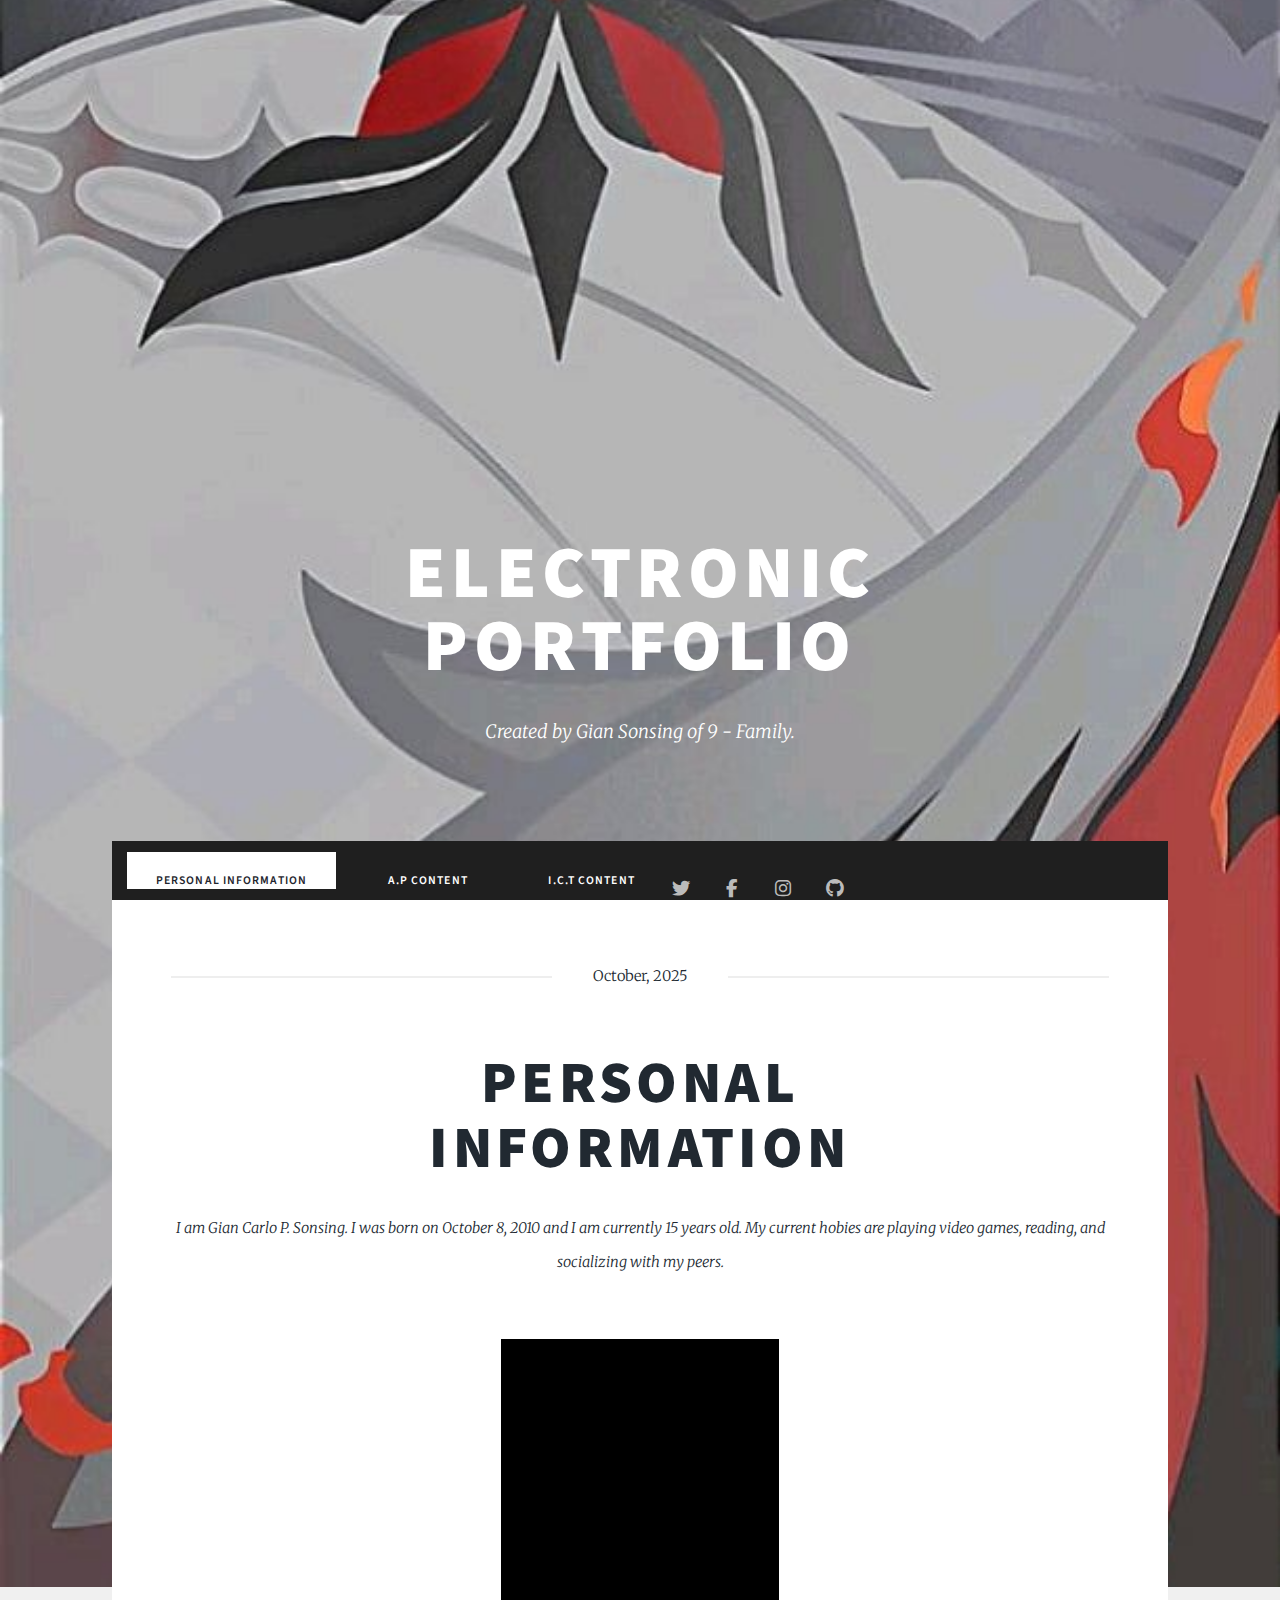
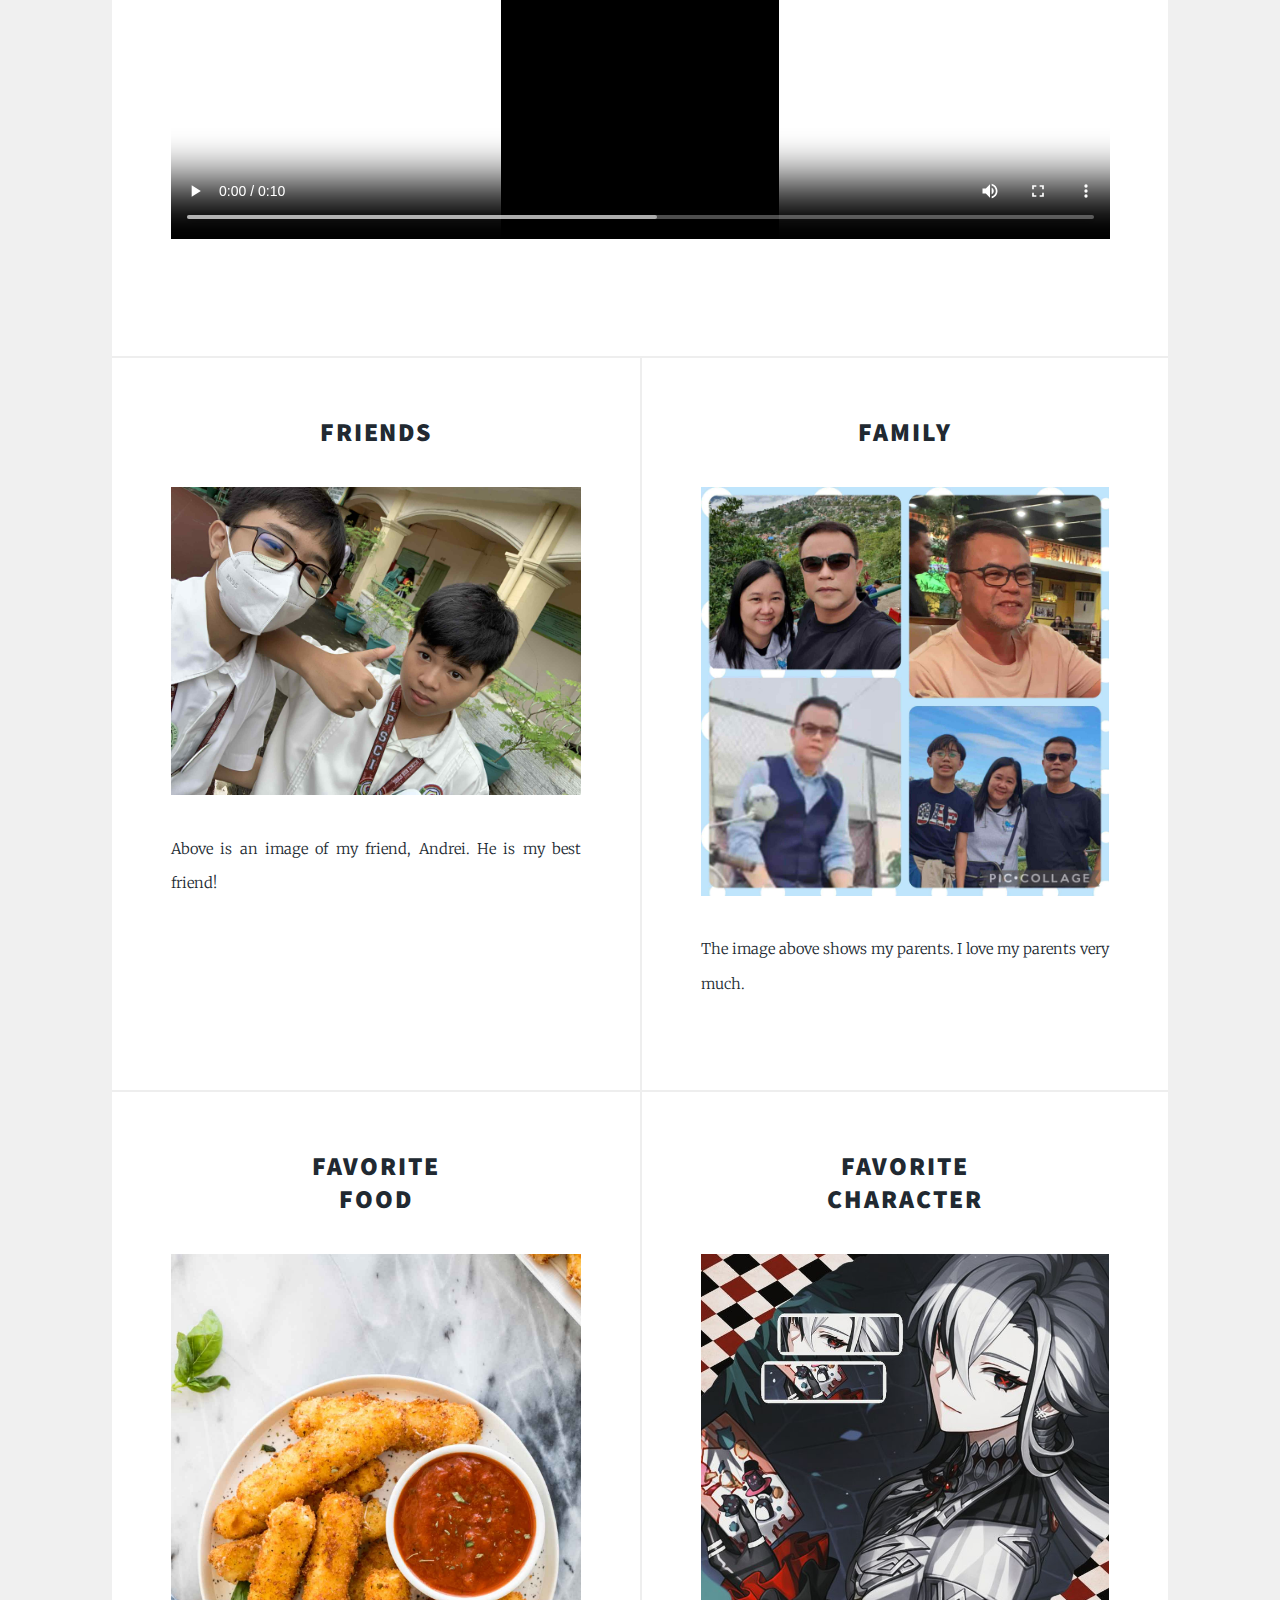
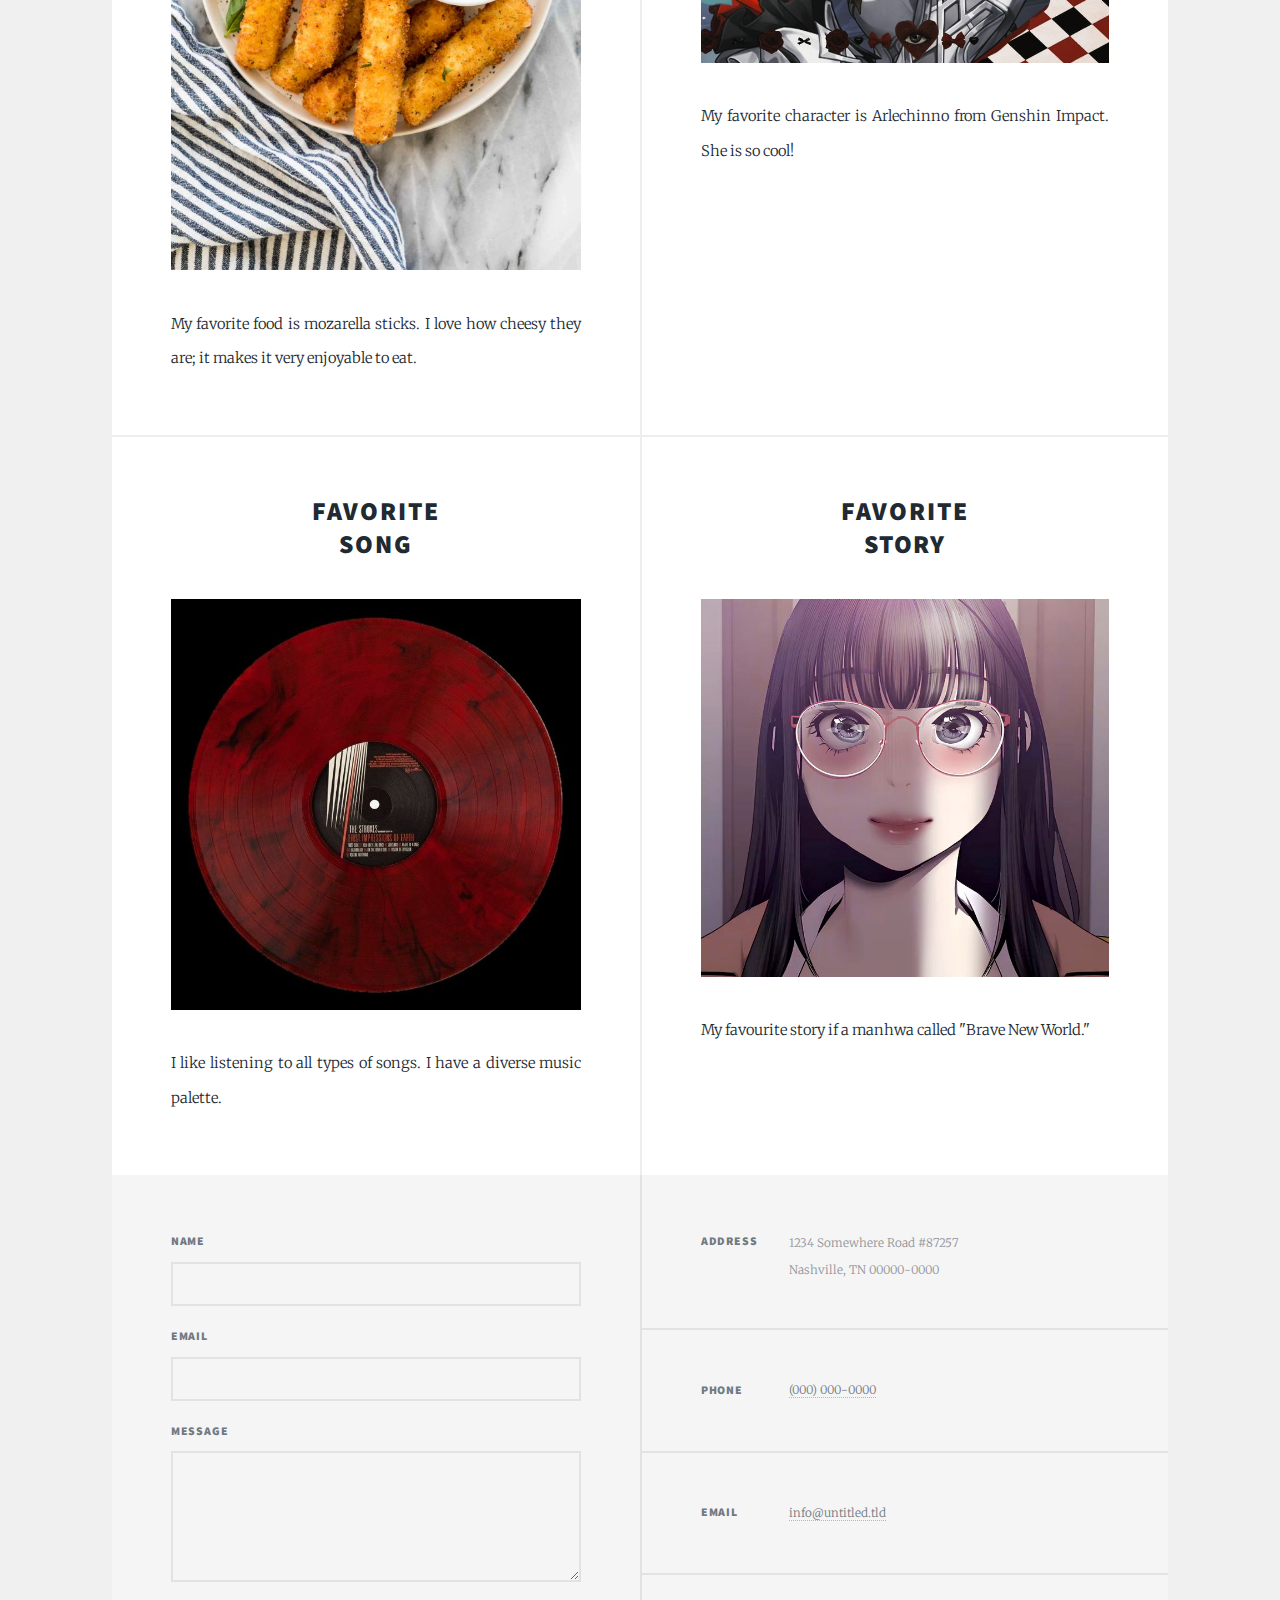
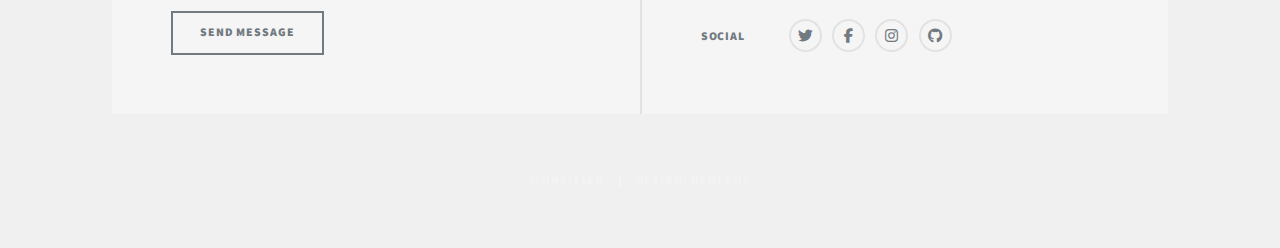
<file: index.html>
<!DOCTYPE HTML>
<html>
	<head>
		<title>E-Portfolio</title>
		<meta charset="utf-8" />
		<meta name="viewport" content="width=device-width, initial-scale=1, user-scalable=no" />
		<link rel="stylesheet" href="assets/css/main.css" />
		<link rel="stylesheet" href="https://cdnjs.cloudflare.com/ajax/libs/font-awesome/6.5.0/css/all.min.css">

		<noscript><link rel="stylesheet" href="assets/css/noscript.css" /></noscript>
	</head>
	<body>

		<!-- Wrapper -->
			<div id="wrapper">

				<!-- Intro -->
					<div id="intro">
						<h1>Electronic<br />
						Portfolio
						</h1>
						<p>Created by Gian Sonsing of 9 - Family.</p>
						<ul class="actions">

						</ul>
					</div>
				<!-- Nav -->
      <nav id="nav">
        <ul class="links">
          <li class="active"><a href="index.html">Personal Information</a></li>
          <li><a href="generic.html">A.P CONTENT</a></li>
          <li><a href="elements.html">I.C.T CONTENT</a></li>
        </ul>
        <ul class="icons">
          <li><a href="#" class="icon brands fa-twitter"><span class="label">Twitter</span></a></li>
          <li><a href="#" class="icon brands fa-facebook-f"><span class="label">Facebook</span></a></li>
          <li><a href="#" class="icon brands fa-instagram"><span class="label">Instagram</span></a></li>
          <li><a href="#" class="icon brands fa-github"><span class="label">GitHub</span></a></li>
        </ul>
      </nav>

				<!-- Main -->
					<div id="main">

						<!-- Featured Post -->
							<article class="post featured">
								<header class="major">
									<span class="date">October, 2025</span>
									<h2><a href="#">PERSONAL<br />
									INFORMATION</a></h2>
									<p>I am Gian Carlo P. Sonsing. I was born on October 8, 2010 and I am currently 15 years old. My current hobies are playing video games, reading, and socializing with my peers.</p>
								</header>
								<video class="image main" width="500" height="500" controls > <source src="images/pic01.mp4" type="video/mp4"> </video>
							</article>

						<!-- Posts -->
							<section class="posts">
								<article>
									<header>
										<h2>Friends</h2>
									</header>
									<a href="#" class="image fit"><img src="images/pic02.jpg" alt="" /></a>
									<p>Above is an image of my friend, Andrei. He is my best friend!</p>
								</article>
								<article>
									<header>
										<h2>Family</h2>
									</header>
									<a href="#" class="image fit"><img src="images/pic03.jpg" alt="" /></a>
									<p>The image above shows my parents. I love my parents very much.</p>
									<ul class="actions special">
									</ul>
								</article>
								<article>
									<header>
									
										<h2>Favorite<br />
										Food</a></h2>
									</header>
									<a href="#" class="image fit"><img src="images/pic04.jpg" alt="" /></a>
									<p>My favorite food is mozarella sticks. I love how cheesy they are; it makes it very enjoyable to eat.</p>
									
								</article>
								<article>
									<header>

										<h2>Favorite<br />
										Character</a></h2>
									</header>
									<a href="#" class="image fit"><img src="images/pic05.jpg" alt="" /></a>
									<p>My favorite character is Arlechinno from Genshin Impact. She is so cool!</p>
								
								</article>
								<article>
									<header>
									
										<h2>Favorite<br />
										Song</a></h2>
									</header>
									<a href="#" class="image fit"><img src="images/pic06.jpg" alt="" /></a>
									<p>I like listening to all types of songs. I have a diverse music palette.  </p>
									
								</article>
								<article>
									<header>
									
										<h2>Favorite<br />
										Story</a></h2>
									</header>
									<a href="#" class="image fit"><img src="images/pic07.jpg" alt="" /></a>
									<p>My favourite story if a manhwa called "Brave New World."</p>
									
								</article>
							</section>

					</div>
					<footer id="footer">
						<section>
							<form method="post" action="#">
								<div class="fields">
									<div class="field">
										<label for="name">Name</label>
										<input type="text" name="name" id="name" />
									</div>
									<div class="field">
										<label for="email">Email</label>
										<input type="text" name="email" id="email" />
									</div>
									<div class="field">
										<label for="message">Message</label>
										<textarea name="message" id="message" rows="3"></textarea>
									</div>
								</div>
								<ul class="actions">
									<li><input type="submit" value="Send Message" /></li>
								</ul>
							</form>
						</section>
						<section class="split contact">
							<section class="alt">
								<h3>Address</h3>
								<p>1234 Somewhere Road #87257<br />
								Nashville, TN 00000-0000</p>
							</section>
							<section>
								<h3>Phone</h3>
								<p><a href="#">(000) 000-0000</a></p>
							</section>
							<section>
								<h3>Email</h3>
								<p><a href="#">info@untitled.tld</a></p>
							</section>
							<section>
								<h3>Social</h3>
								<ul class="icons alt">
									<li><a href="#" class="icon brands alt fa-twitter"><span class="label">Twitter</span></a></li>
									<li><a href="#" class="icon brands alt fa-facebook-f"><span class="label">Facebook</span></a></li>
									<li><a href="#" class="icon brands alt fa-instagram"><span class="label">Instagram</span></a></li>
									<li><a href="#" class="icon brands alt fa-github"><span class="label">GitHub</span></a></li>
								</ul>
							</section>
						</section>
					</footer>

				<!-- Copyright -->
					<div id="copyright">
						<ul><li>&copy; Untitled</li><li>Design: <a href="https://html5up.net">HTML5 UP</a></li></ul>
					</div>

			</div>



	</body>
</html>
</file>
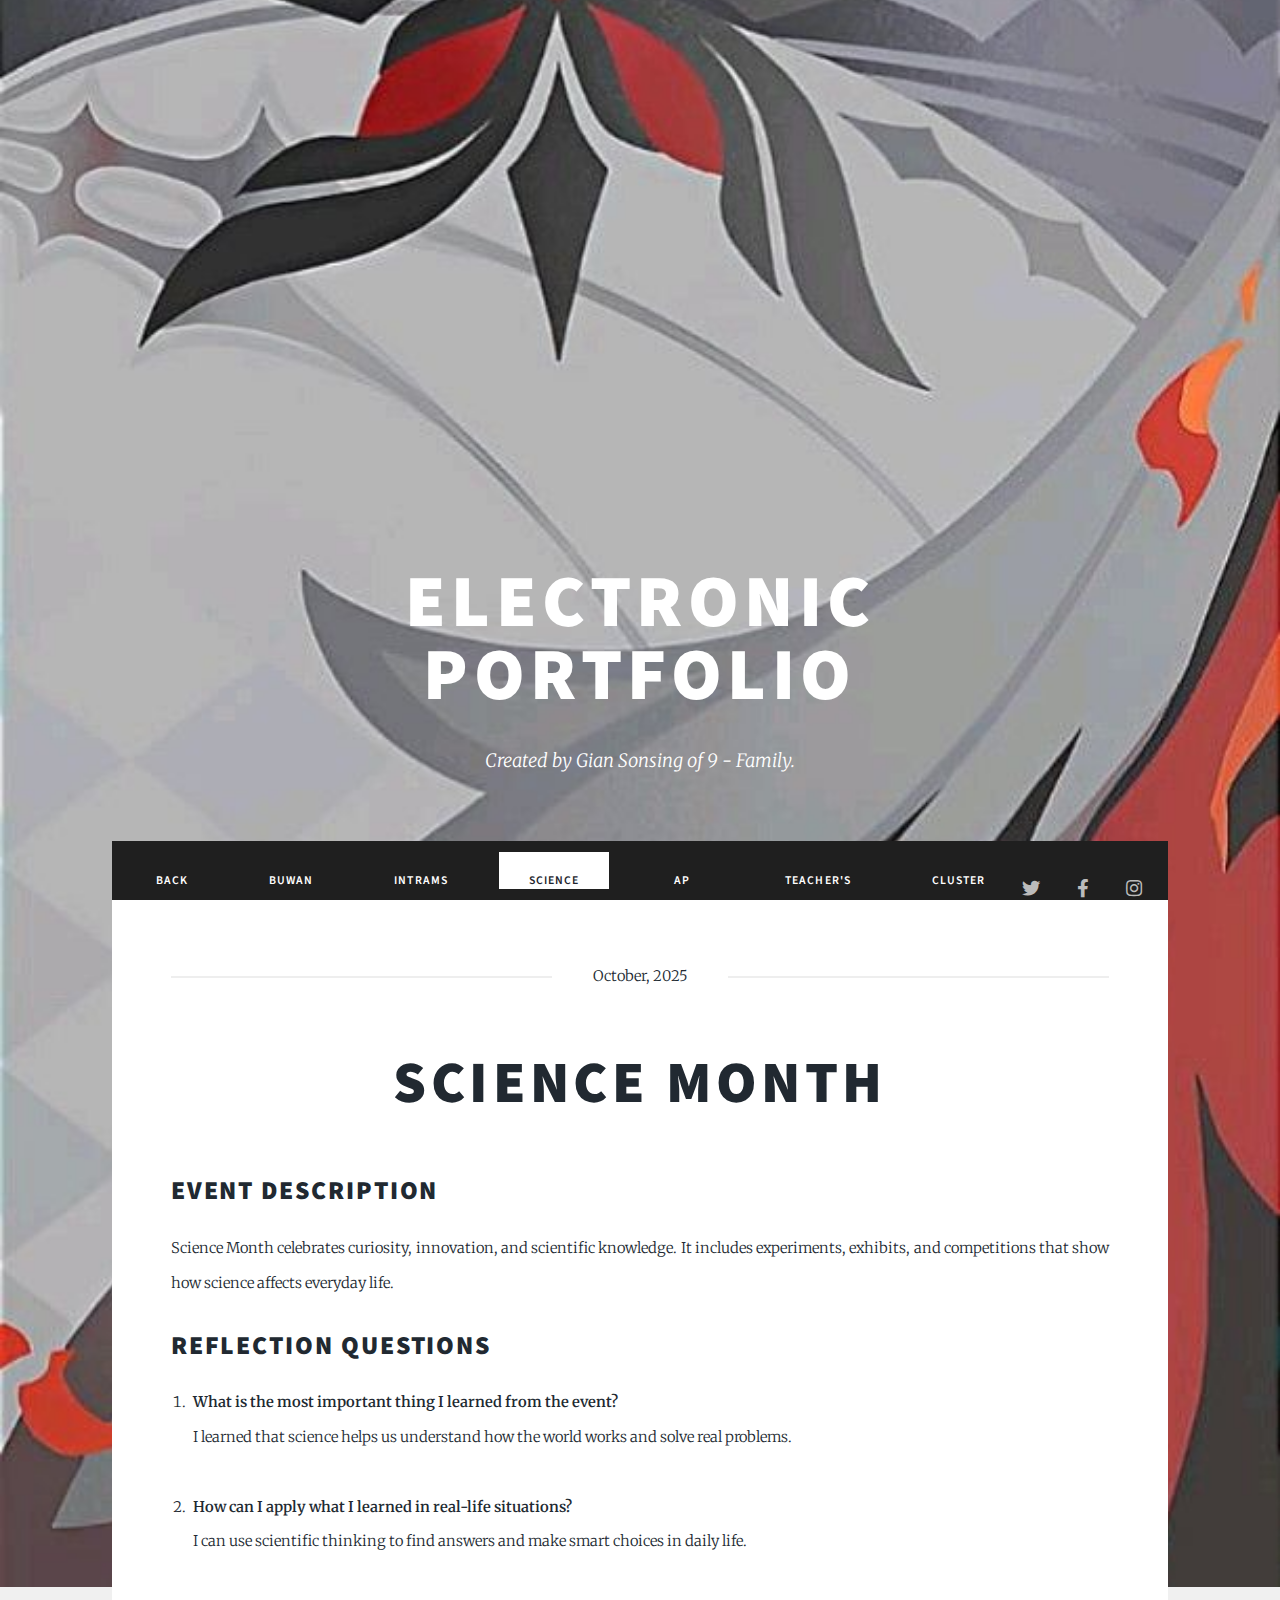
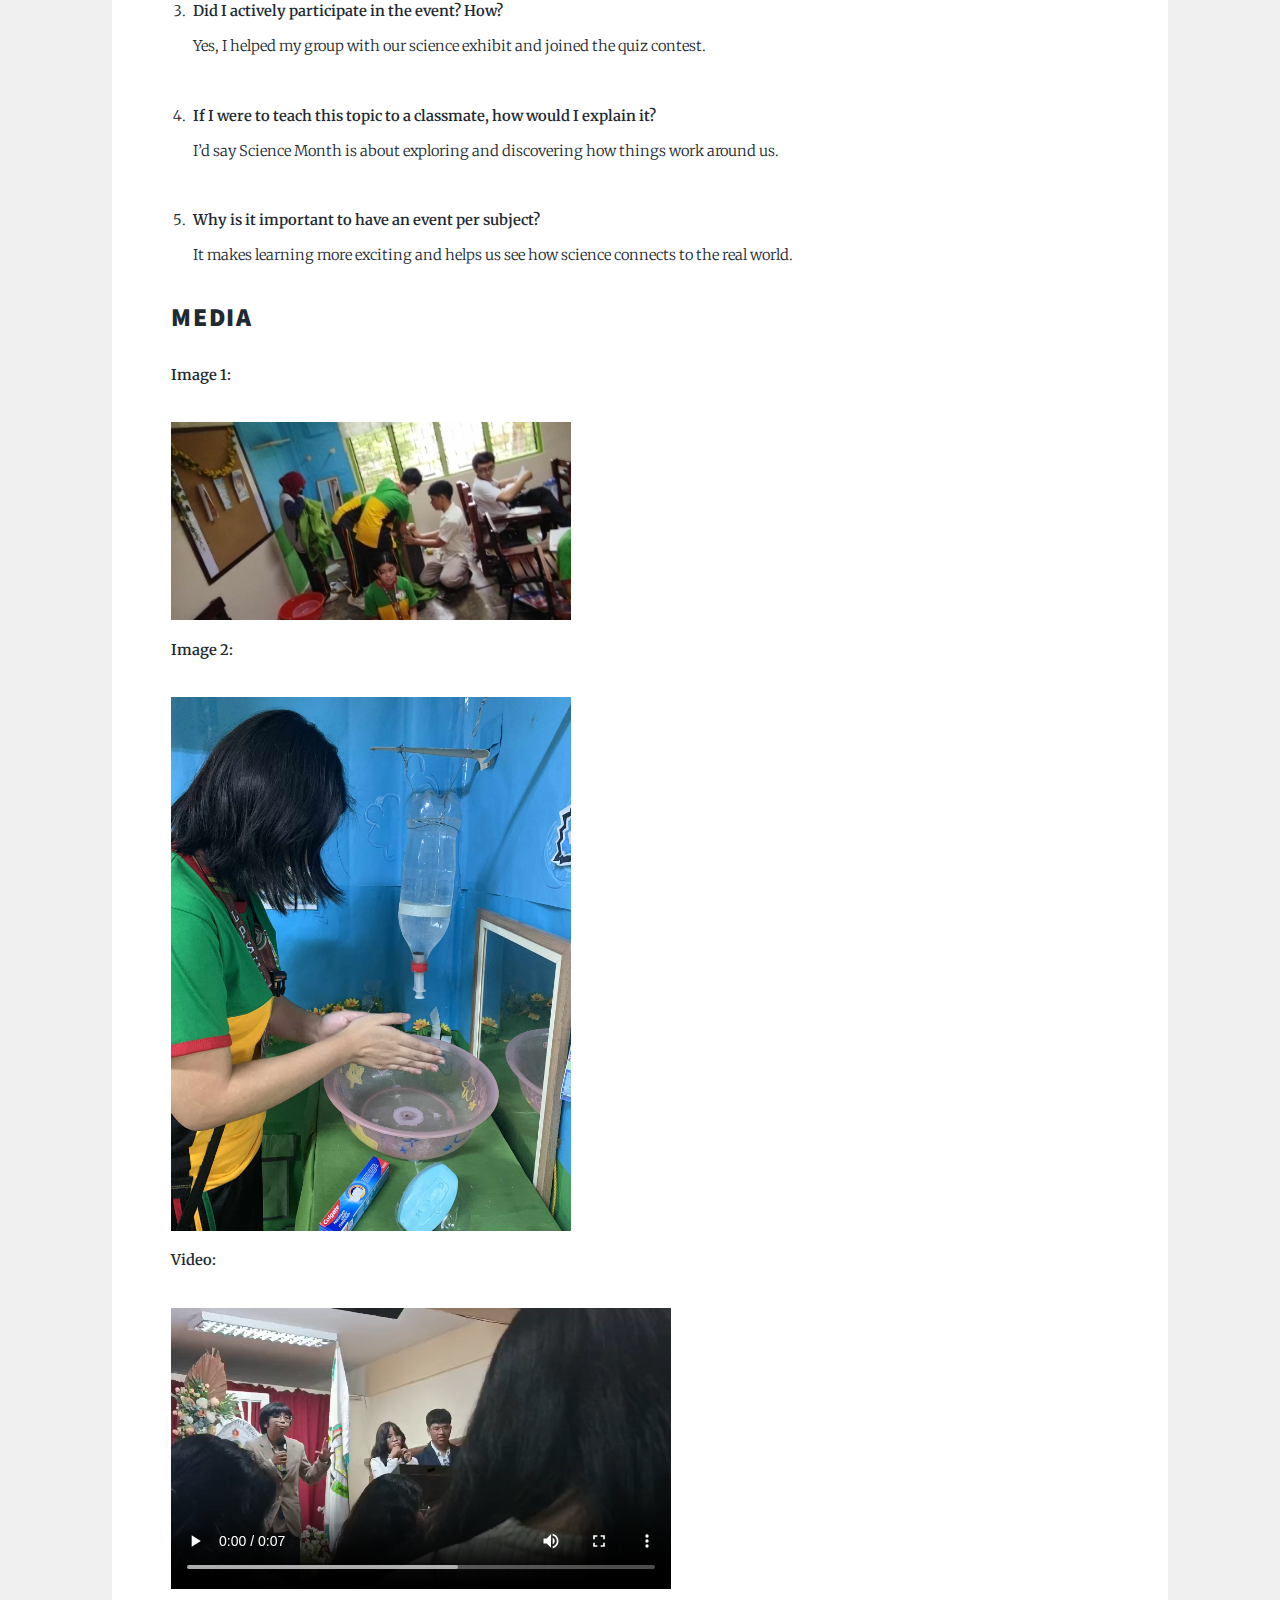
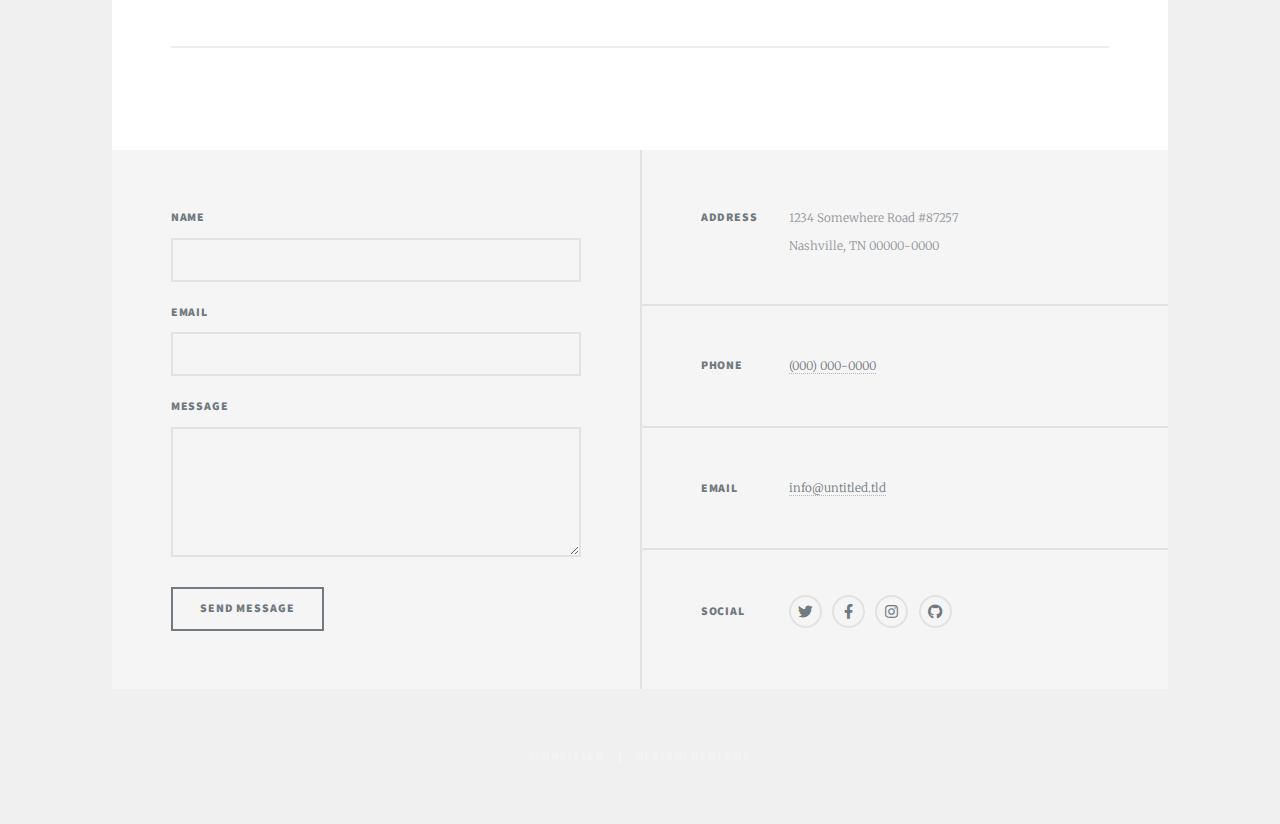
<file: 3.html>
<!DOCTYPE HTML>
<!--
	Massively by HTML5 UP
	html5up.net | @ajlkn
	Free for personal and commercial use under the CCA 3.0 license (html5up.net/license)
-->
<html>
	<head>
		<title>SCIENCE MONTH</title>
		<meta charset="utf-8" />
		<meta name="viewport" content="width=device-width, initial-scale=1, user-scalable=no" />
		<link rel="stylesheet" href="assets/css/main.css" />
		<noscript><link rel="stylesheet" href="assets/css/noscript.css" /></noscript>
	</head>
	<body        >

		<!-- Wrapper -->
			<div id="wrapper">

<!-- Intro -->
					<div id="intro">
						<h1>Electronic<br />
						Portfolio
						</h1>
						<p>Created by Gian Sonsing of 9 - Family.</p>
						
					</div>


				<!-- Nav -->
				<nav id="nav">
						<ul class="links">
							<li><a href="elements.html">Back</a></li>
							<li><a href="1.html">Buwan ng Wika</a></li>
							<li><a href="2.html">Intrams</a></li>
							<li class="active"><a href="3.html">Science Month</a></li>
							<li><a href="4.html">AP Month</a></li>
							<li><a href="5.html">Teacher's Day</a></li>
							<li><a href="6.html">Cluster Meet</a></li>
						</ul>
						<ul class="icons">
							<li><a href="#" class="icon brands fa-twitter"><span class="label">Twitter</span></a></li>
							<li><a href="#" class="icon brands fa-facebook-f"><span class="label">Facebook</span></a></li>
							<li><a href="#" class="icon brands fa-instagram"><span class="label">Instagram</span></a></li>
							<li><a href="#" class="icon brands fa-github"><span class="label">GitHub</span></a></li>
						</ul>
					</nav>


				<!-- Main -->
					<div id="main">

						<!-- Post -->
							<section class="post">
								<header class="major">
									<span class="date"> October, 2025</span>
									 <h1>Science Month</h1>
								</header>
								



<h2>Event Description</h2>
<p>Science Month celebrates curiosity, innovation, and scientific knowledge. It includes experiments, exhibits, and competitions that show how science affects everyday life.</p>

<h2>Reflection Questions</h2>
<ol>
  <li><b>What is the most important thing I learned from the event?</b><br>
  I learned that science helps us understand how the world works and solve real problems.</li><br>

  <li><b>How can I apply what I learned in real-life situations?</b><br>
  I can use scientific thinking to find answers and make smart choices in daily life.</li><br>

  <li><b>Did I actively participate in the event? How?</b><br>
  Yes, I helped my group with our science exhibit and joined the quiz contest.</li><br>

  <li><b>If I were to teach this topic to a classmate, how would I explain it?</b><br>
  I’d say Science Month is about exploring and discovering how things work around us.</li><br>

  <li><b>Why is it important to have an event per subject?</b><br>
  It makes learning more exciting and helps us see how science connects to the real world.</li>
</ol>

<h2>Media</h2>
<p><b>Image 1:</b></p>
<img src="images/science1.jpg" alt="Science Month Image 1" width="400">

<p><b>Image 2:</b></p>
<img src="images/science2.jpg" alt="Science Month Image 2" width="400">

<p><b>Video:</b></p>
<video width="500" controls>
  <source src="images/science.mp4" type="video/mp4">
  Your browser does not support the video tag.
</video>

<hr>
					</div>

				<!-- Footer -->
					<footer id="footer">
						<section>
							<form method="post" action="#">
								<div class="fields">
									<div class="field">
										<label for="name">Name</label>
										<input type="text" name="name" id="name" />
									</div>
									<div class="field">
										<label for="email">Email</label>
										<input type="text" name="email" id="email" />
									</div>
									<div class="field">
										<label for="message">Message</label>
										<textarea name="message" id="message" rows="3"></textarea>
									</div>
								</div>
								<ul class="actions">
									<li><input type="submit" value="Send Message" /></li>
								</ul>
							</form>
						</section>
						<section class="split contact">
							<section class="alt">
								<h3>Address</h3>
								<p>1234 Somewhere Road #87257<br />
								Nashville, TN 00000-0000</p>
							</section>
							<section>
								<h3>Phone</h3>
								<p><a href="#">(000) 000-0000</a></p>
							</section>
							<section>
								<h3>Email</h3>
								<p><a href="#">info@untitled.tld</a></p>
							</section>
							<section>
								<h3>Social</h3>
								<ul class="icons alt">
									<li><a href="#" class="icon brands alt fa-twitter"><span class="label">Twitter</span></a></li>
									<li><a href="#" class="icon brands alt fa-facebook-f"><span class="label">Facebook</span></a></li>
									<li><a href="#" class="icon brands alt fa-instagram"><span class="label">Instagram</span></a></li>
									<li><a href="#" class="icon brands alt fa-github"><span class="label">GitHub</span></a></li>
								</ul>
							</section>
						</section>
					</footer>

				<!-- Copyright -->
					<div id="copyright">
						<ul><li>&copy; Untitled</li><li>Design: <a href="https://html5up.net">HTML5 UP</a></li></ul>
					</div>

			</div>


	</body>
</html>
</file>
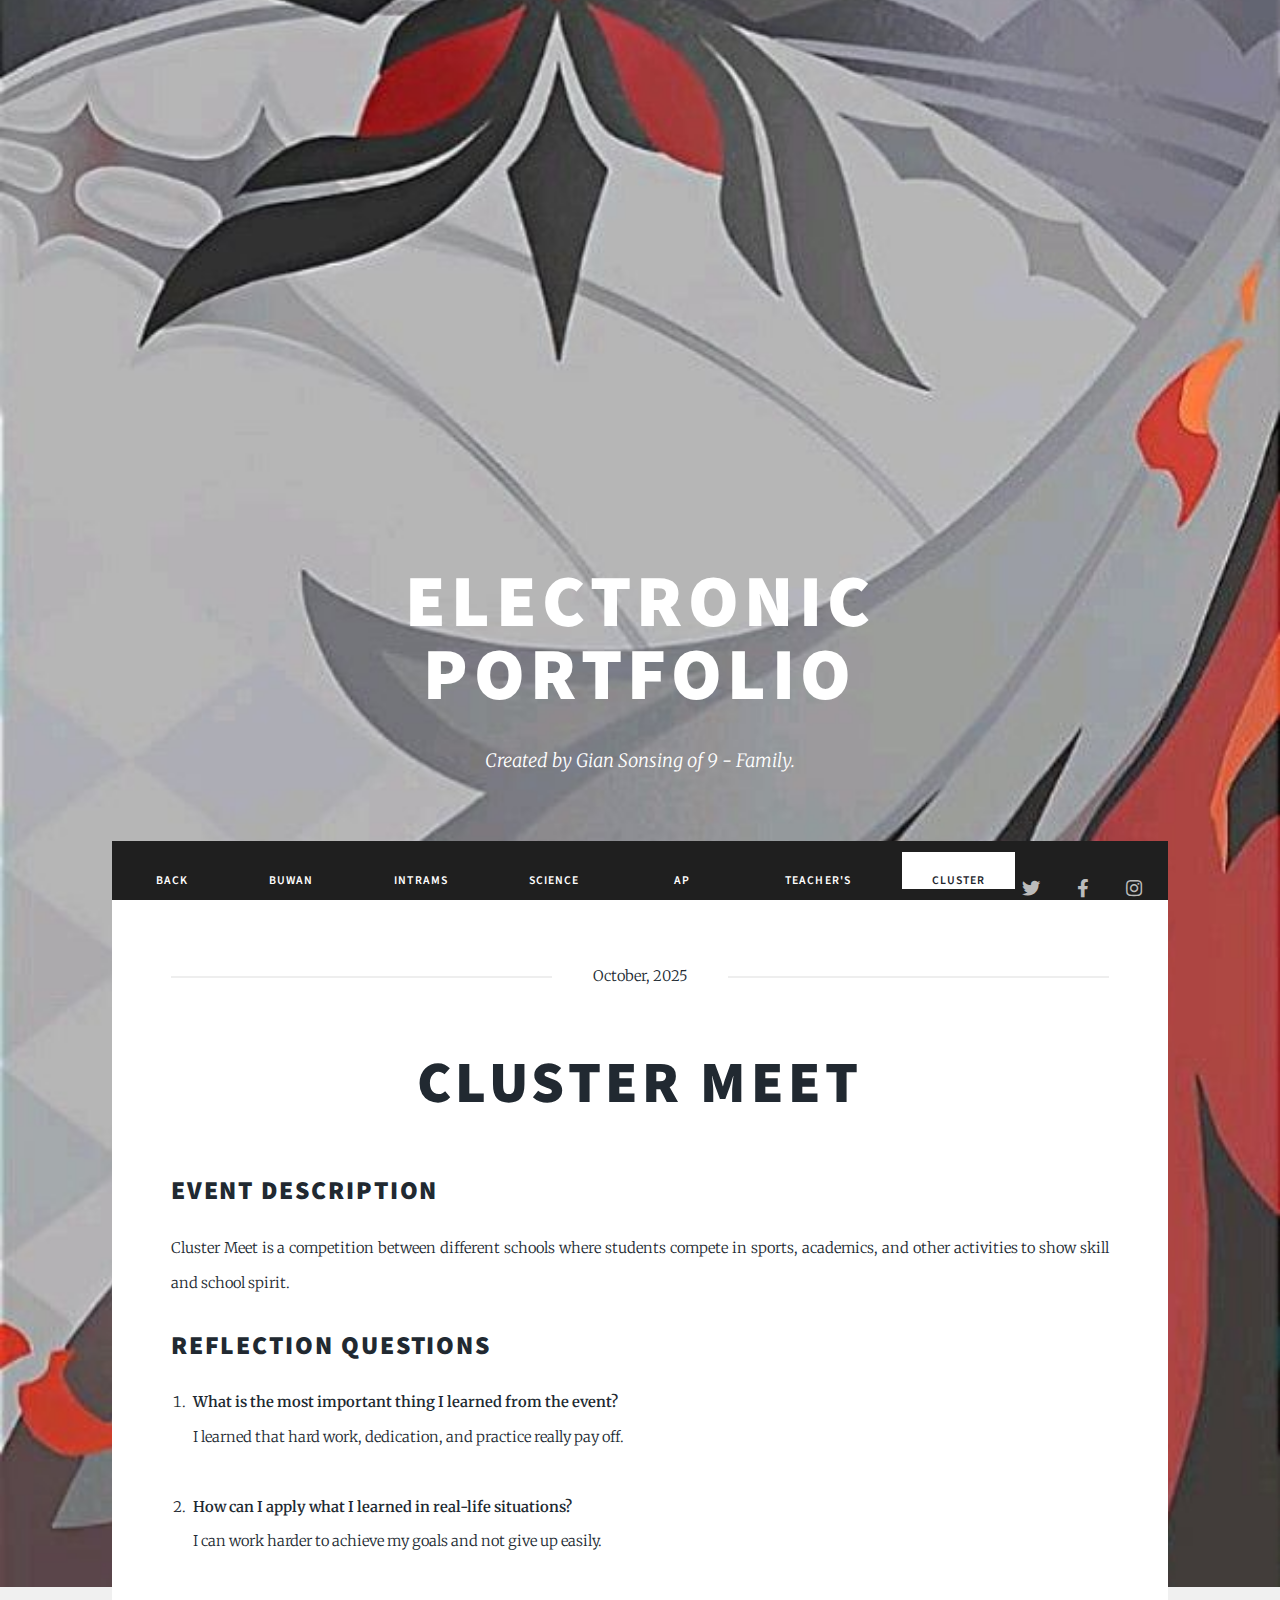
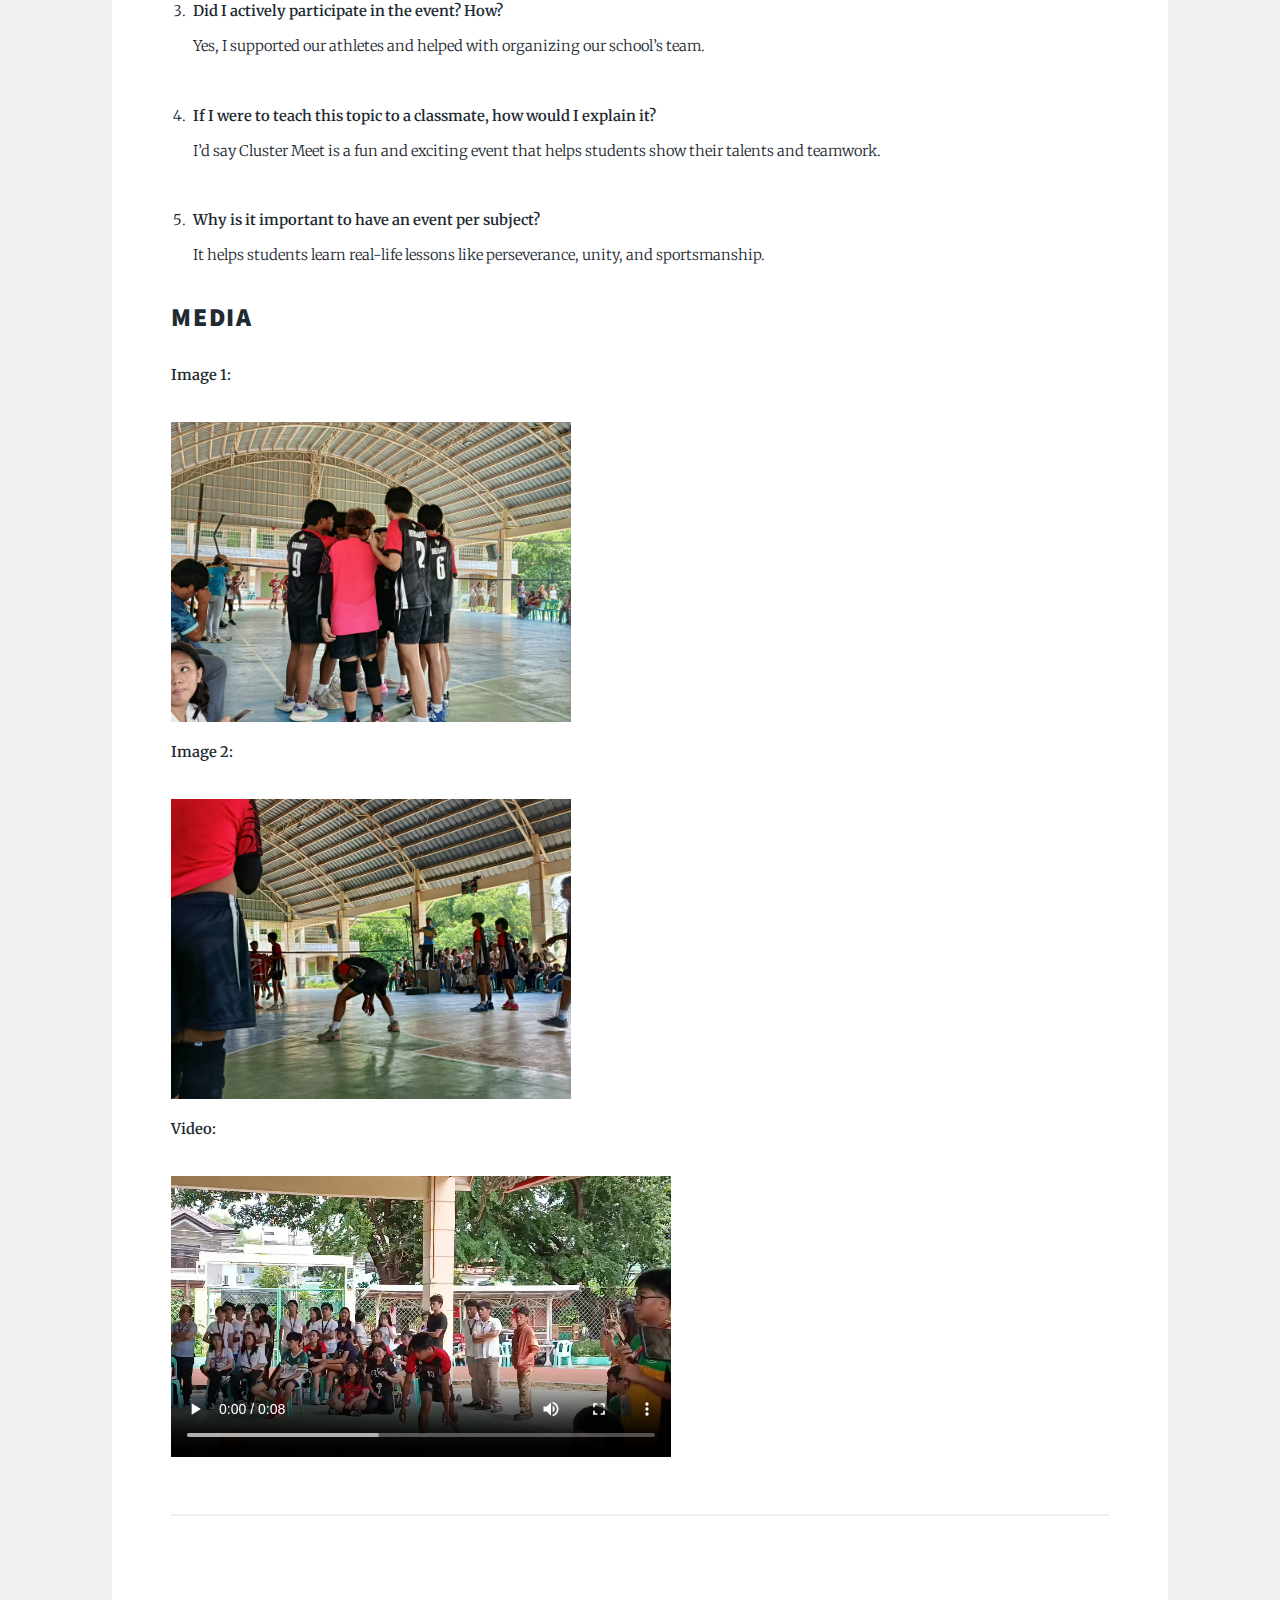
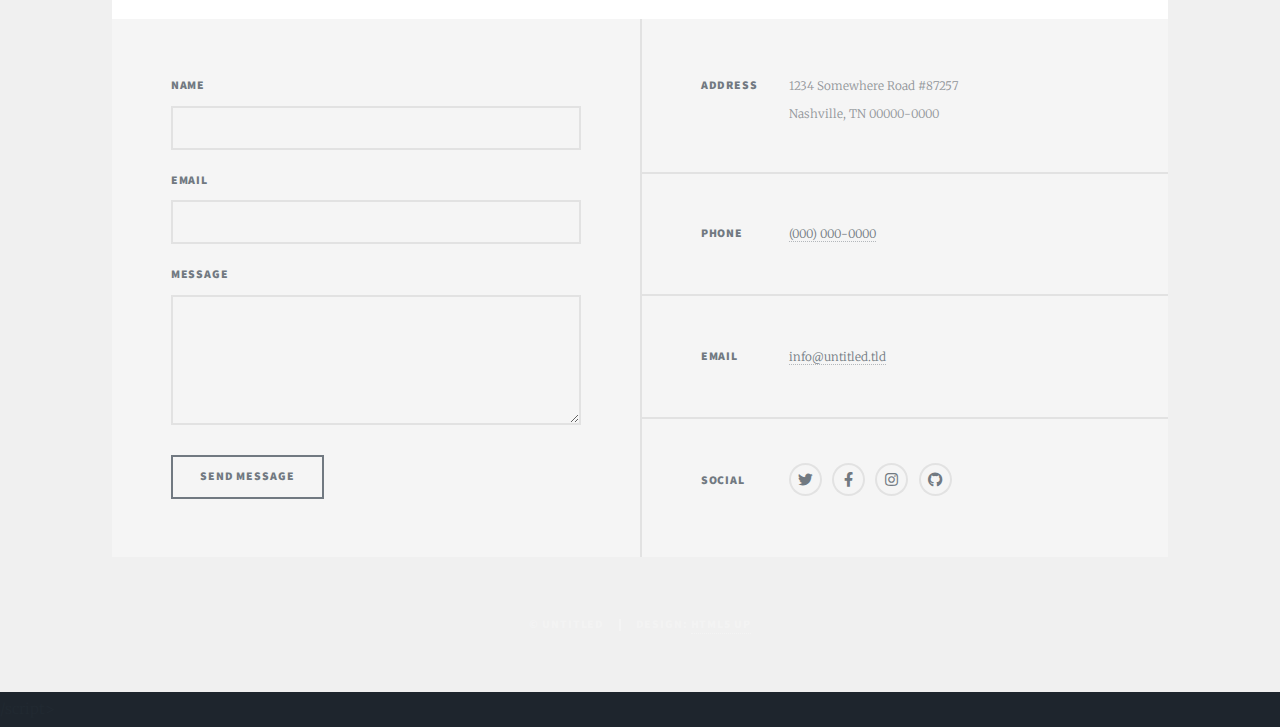
<file: 6.html>
<!DOCTYPE HTML>
<!--
	Massively by HTML5 UP
	html5up.net | @ajlkn
	Free for personal and commercial use under the CCA 3.0 license (html5up.net/license)
-->
<html>
	<head>
		<title>CLUSTER MEET</title>
		<meta charset="utf-8" />
		<meta name="viewport" content="width=device-width, initial-scale=1, user-scalable=no" />
		<link rel="stylesheet" href="assets/css/main.css" />
		<noscript><link rel="stylesheet" href="assets/css/noscript.css" /></noscript>
	</head>
	<body        >

		<!-- Wrapper -->
			<div id="wrapper">

<!-- Intro -->
					<div id="intro">
						<h1>Electronic<br />
						Portfolio
						</h1>
						<p>Created by Gian Sonsing of 9 - Family.</p>
						
					</div>

				<!-- Nav -->
				<nav id="nav">
						<ul class="links">
							<li><a href="elements.html">Back</a></li>
							<li><a href="1.html">Buwan ng Wika</a></li>
							<li><a href="2.html">Intrams</a></li>
							<li><a href="3.html">Science Month</a></li>
							<li><a href="4.html">AP Month</a></li>
							<li><a href="5.html">Teacher's Day</a></li>
							<li class="active"><a href="6.html">Cluster Meet</a></li>
						</ul>
						<ul class="icons">
							<li><a href="#" class="icon brands fa-twitter"><span class="label">Twitter</span></a></li>
							<li><a href="#" class="icon brands fa-facebook-f"><span class="label">Facebook</span></a></li>
							<li><a href="#" class="icon brands fa-instagram"><span class="label">Instagram</span></a></li>
							<li><a href="#" class="icon brands fa-github"><span class="label">GitHub</span></a></li>
						</ul>
					</nav>


				<!-- Main -->
					<div id="main">

						<!-- Post -->
							<section class="post">
								<header class="major">
									<span class="date"> October, 2025</span>
									<h1>Cluster Meet</h1>
								</header>
								


<h2>Event Description</h2>
<p>Cluster Meet is a competition between different schools where students compete in sports, academics, and other activities to show skill and school spirit.</p>

<h2>Reflection Questions</h2>
<ol>
  <li><b>What is the most important thing I learned from the event?</b><br>
  I learned that hard work, dedication, and practice really pay off.</li><br>

  <li><b>How can I apply what I learned in real-life situations?</b><br>
  I can work harder to achieve my goals and not give up easily.</li><br>

  <li><b>Did I actively participate in the event? How?</b><br>
  Yes, I supported our athletes and helped with organizing our school’s team.</li><br>

  <li><b>If I were to teach this topic to a classmate, how would I explain it?</b><br>
  I’d say Cluster Meet is a fun and exciting event that helps students show their talents and teamwork.</li><br>

  <li><b>Why is it important to have an event per subject?</b><br>
  It helps students learn real-life lessons like perseverance, unity, and sportsmanship.</li>
</ol>

<h2>Media</h2>
<p><b>Image 1:</b></p>
<img src="images/cluster1.jpg" alt="Cluster Meet Image 1" width="400">

<p><b>Image 2:</b></p>
<img src="images/cluster2.jpg" alt="Cluster Meet Image 2" width="400">

<p><b>Video:</b></p>
<video width="500" controls>
  <source src="images/cluster.mp4" type="video/mp4">
  Your browser does not support the video tag.
</video>

<hr>
					</div>

				<!-- Footer -->
					<footer id="footer">
						<section>
							<form method="post" action="#">
								<div class="fields">
									<div class="field">
										<label for="name">Name</label>
										<input type="text" name="name" id="name" />
									</div>
									<div class="field">
										<label for="email">Email</label>
										<input type="text" name="email" id="email" />
									</div>
									<div class="field">
										<label for="message">Message</label>
										<textarea name="message" id="message" rows="3"></textarea>
									</div>
								</div>
								<ul class="actions">
									<li><input type="submit" value="Send Message" /></li>
								</ul>
							</form>
						</section>
						<section class="split contact">
							<section class="alt">
								<h3>Address</h3>
								<p>1234 Somewhere Road #87257<br />
								Nashville, TN 00000-0000</p>
							</section>
							<section>
								<h3>Phone</h3>
								<p><a href="#">(000) 000-0000</a></p>
							</section>
							<section>
								<h3>Email</h3>
								<p><a href="#">info@untitled.tld</a></p>
							</section>
							<section>
								<h3>Social</h3>
								<ul class="icons alt">
									<li><a href="#" class="icon brands alt fa-twitter"><span class="label">Twitter</span></a></li>
									<li><a href="#" class="icon brands alt fa-facebook-f"><span class="label">Facebook</span></a></li>
									<li><a href="#" class="icon brands alt fa-instagram"><span class="label">Instagram</span></a></li>
									<li><a href="#" class="icon brands alt fa-github"><span class="label">GitHub</span></a></li>
								</ul>
							</section>
						</section>
					</footer>

				<!-- Copyright -->
					<div id="copyright">
						<ul><li>&copy; Untitled</li><li>Design: <a href="https://html5up.net">HTML5 UP</a></li></ul>
					</div>

			</div>

/script>

	</body>
</html>
</file>
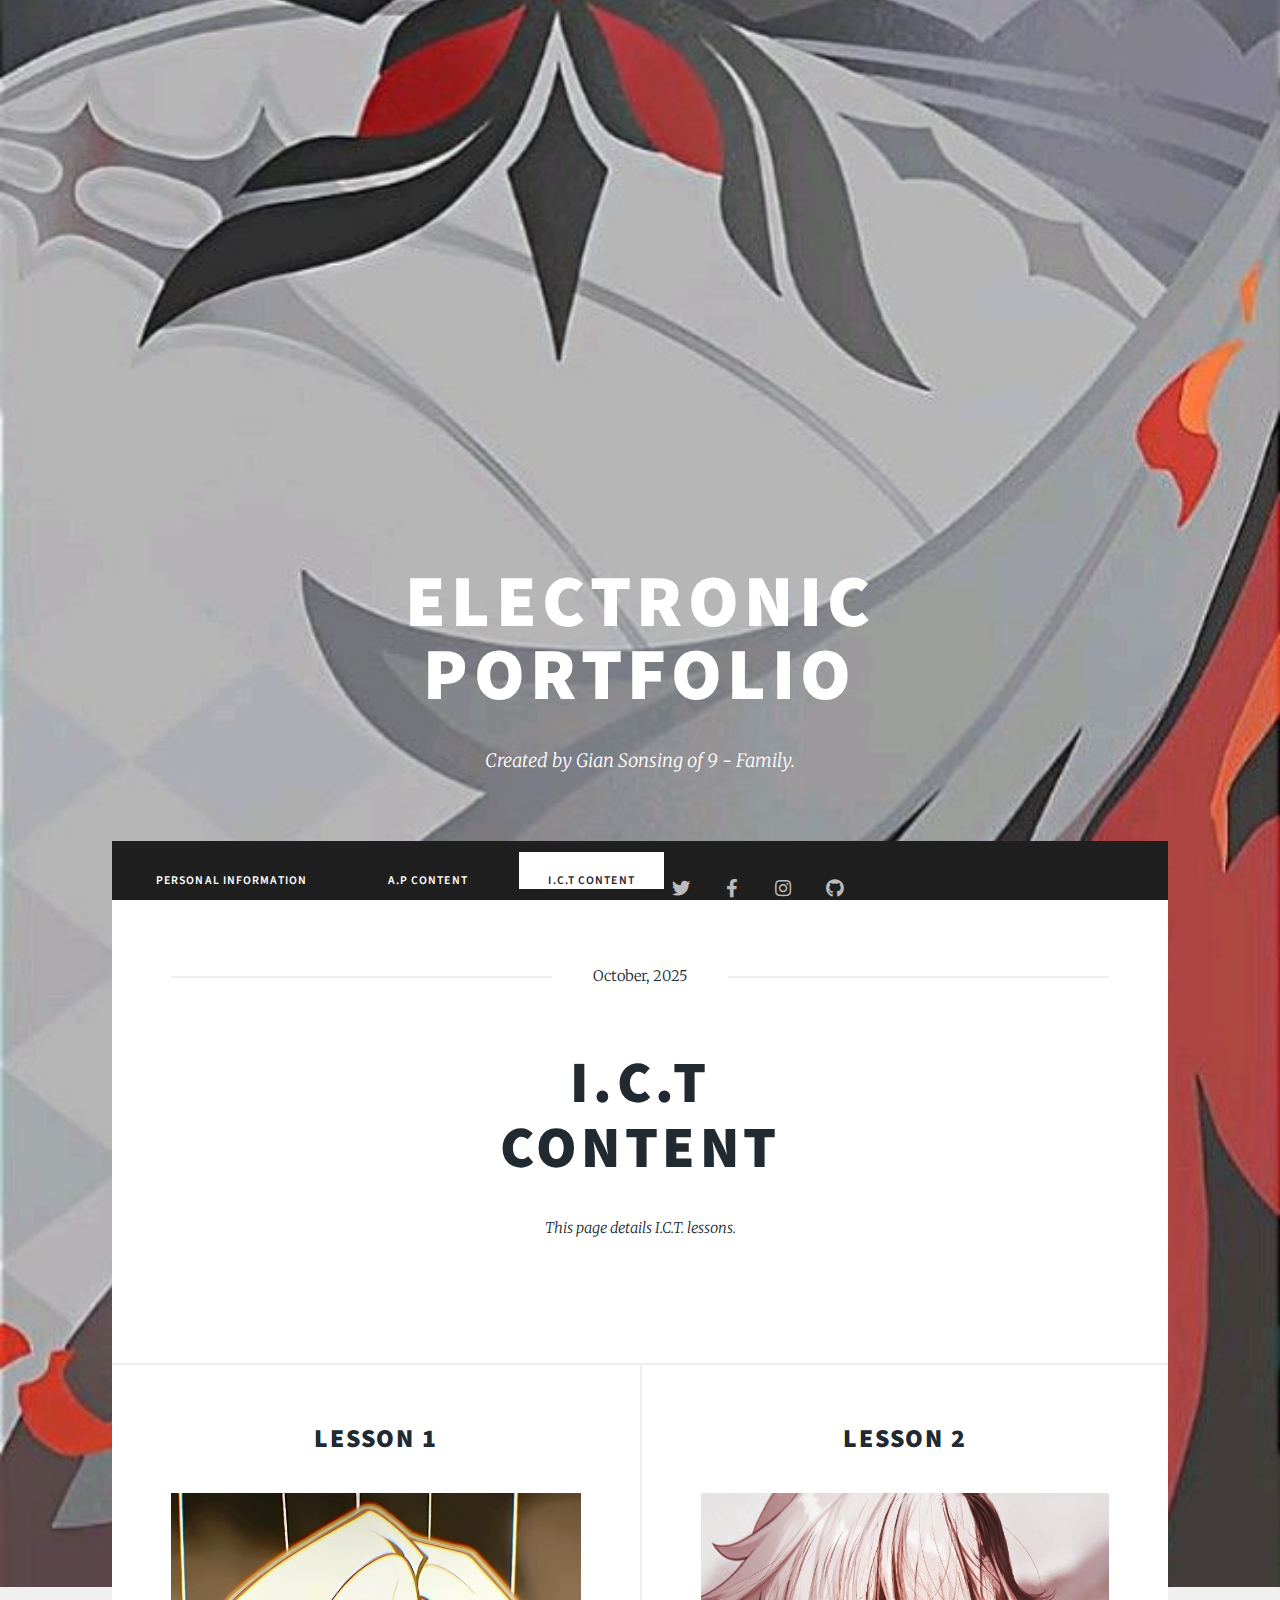
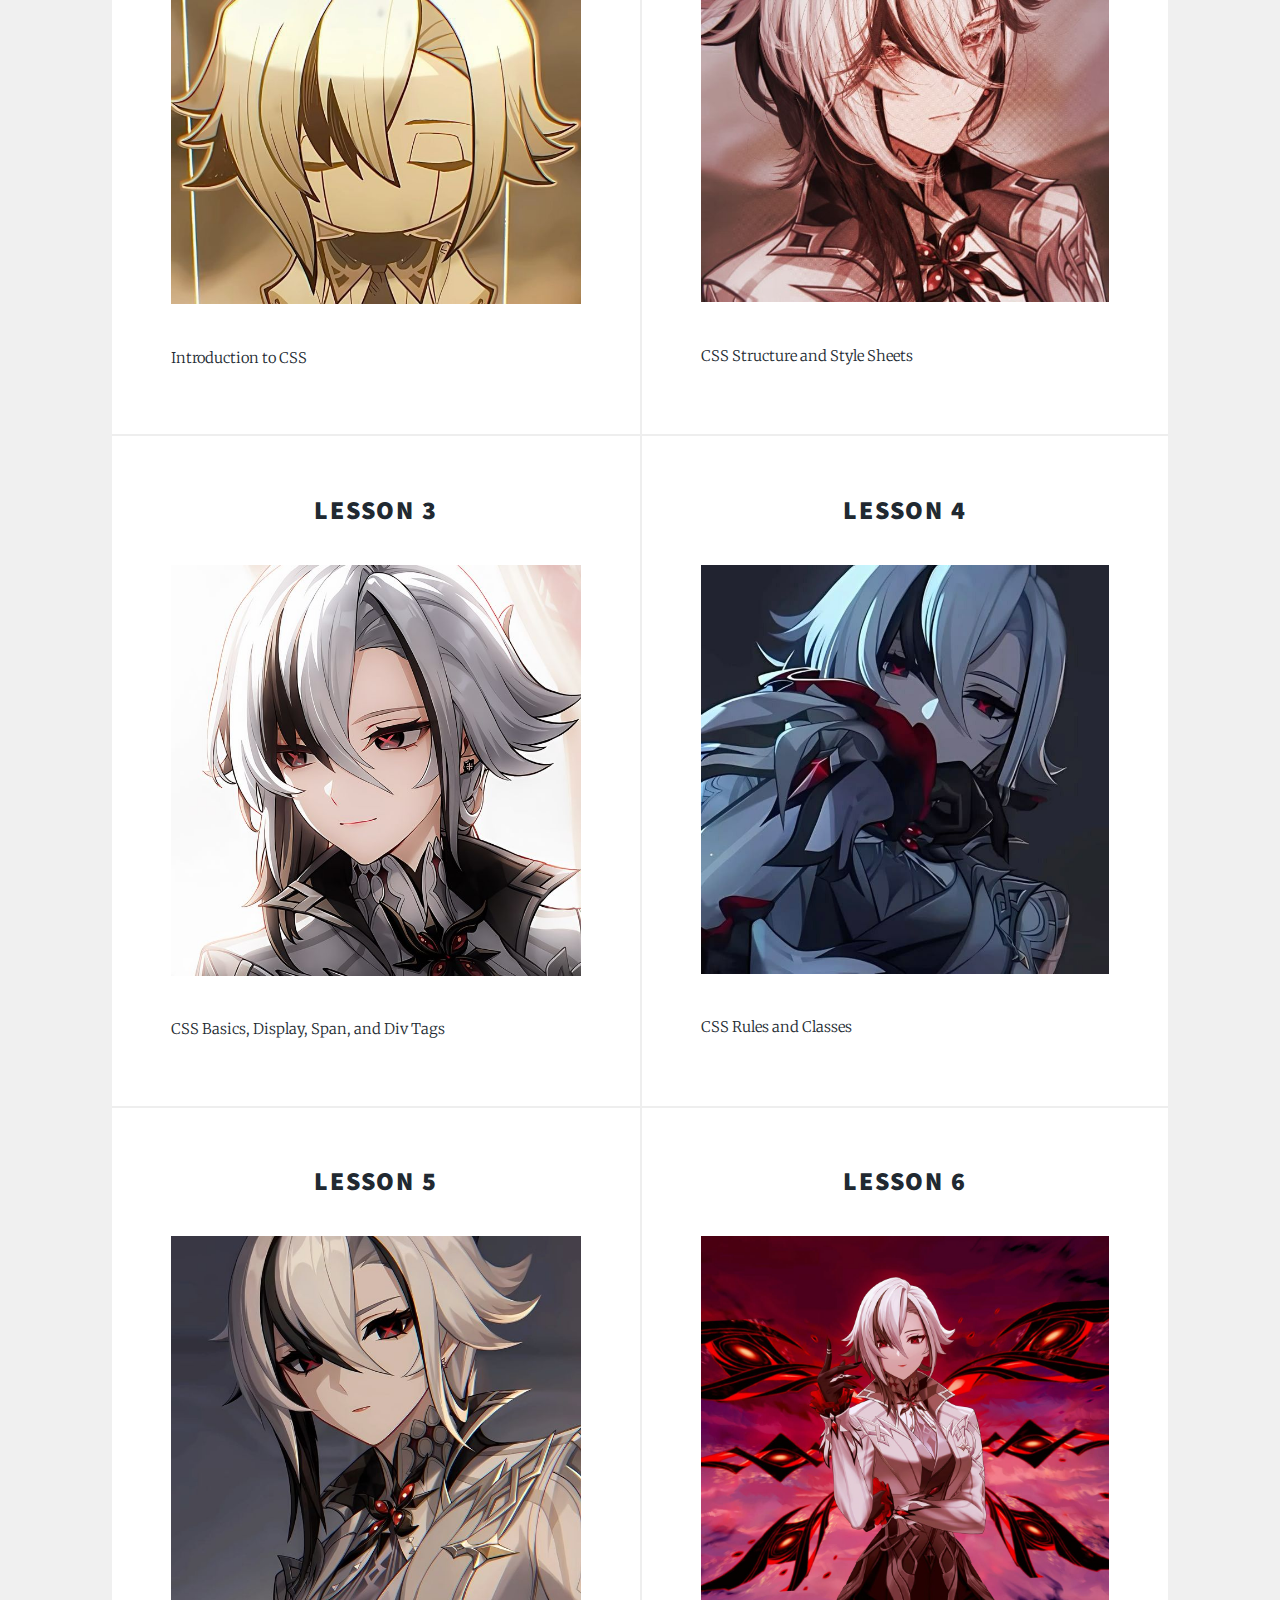
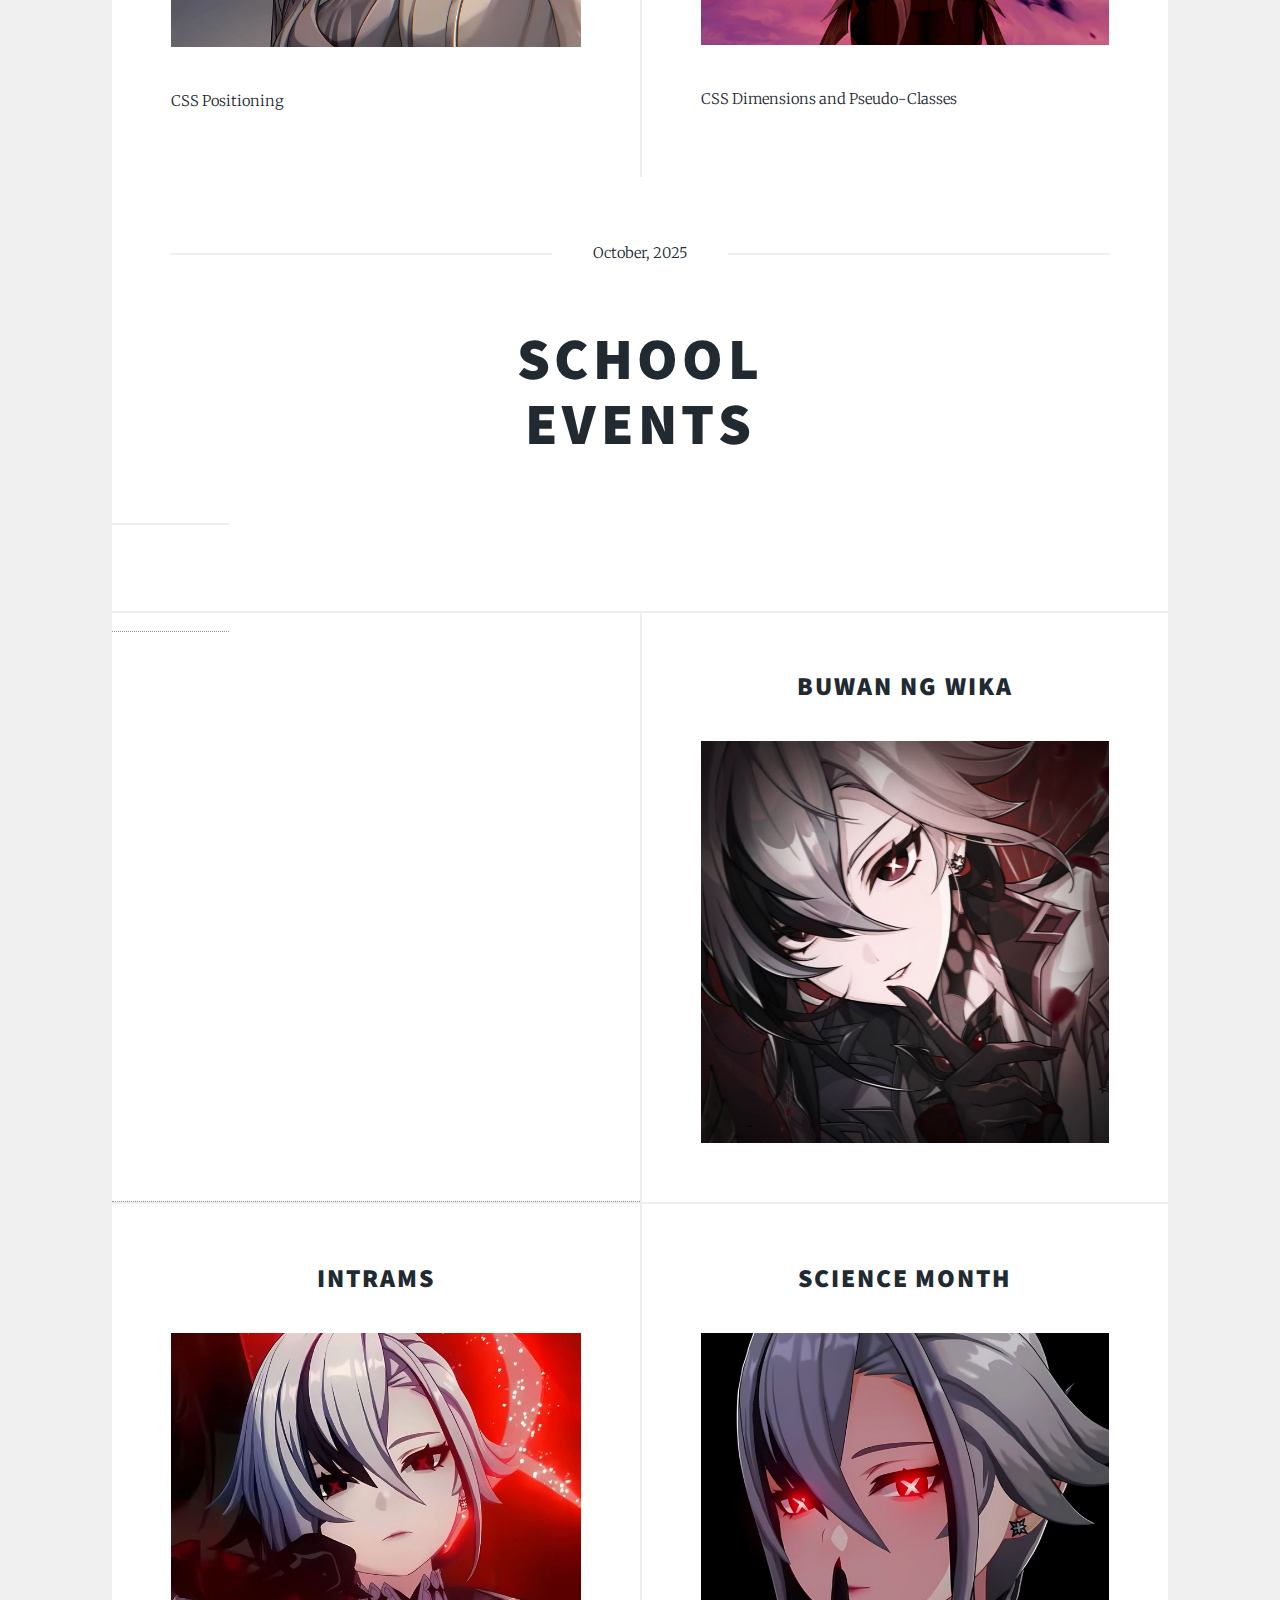
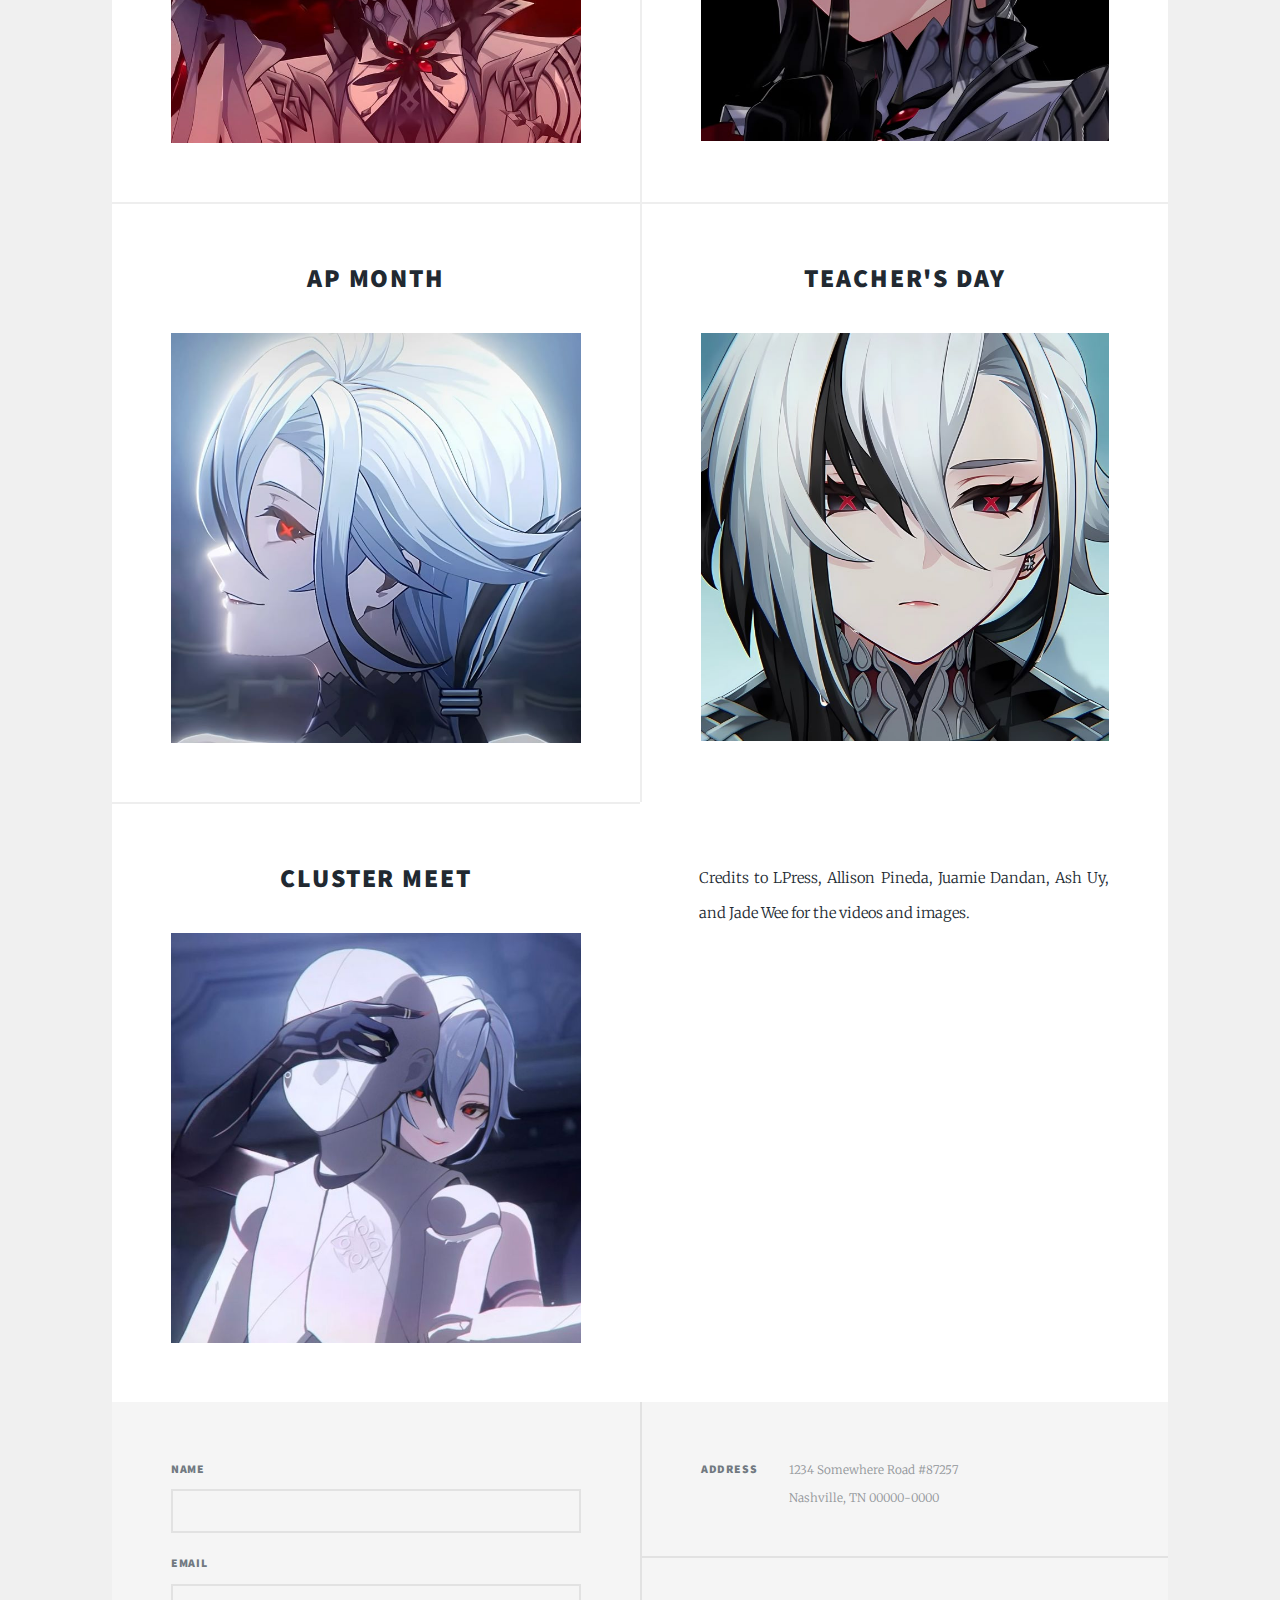
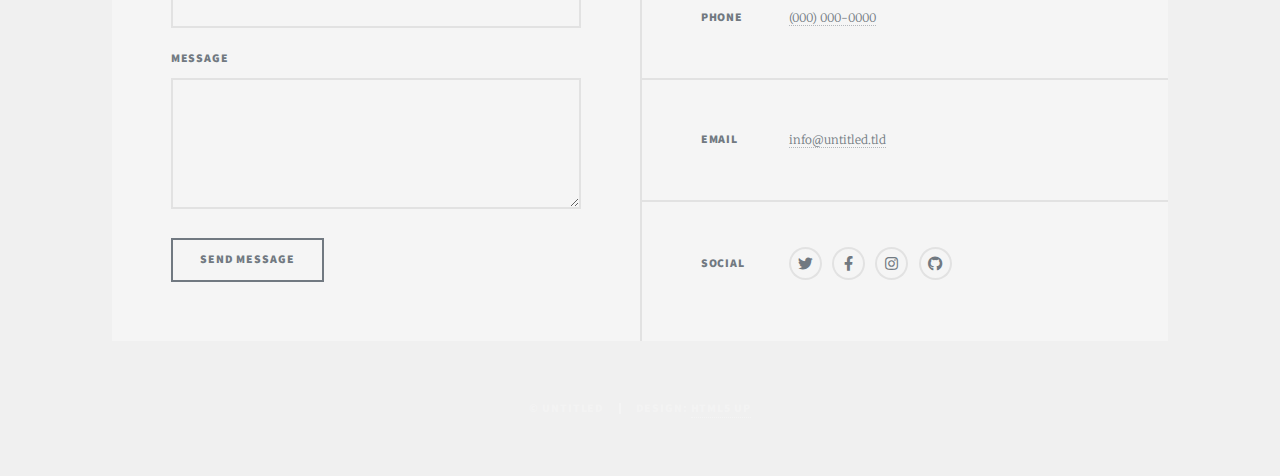
<file: elements.html>
<!DOCTYPE HTML>
<!--
	Massively by HTML5 UP
	html5up.net | @ajlkn
	Free for personal and commercial use under the CCA 3.0 license (html5up.net/license)
-->
<html>
	<head>
		<title>ICT CONTENT</title>
		<meta charset="utf-8" />
		<meta name="viewport" content="width=device-width, initial-scale=1, user-scalable=no" />
		<link rel="stylesheet" href="assets/css/main.css" />
		<noscript><link rel="stylesheet" href="assets/css/noscript.css" /></noscript>
	</head>
	<body>

		<!-- Wrapper -->
		
			<div id="wrapper">

<div id="intro">
						<h1>Electronic<br />
						Portfolio
						</h1>
						<p>Created by Gian Sonsing of 9 - Family.</p>
						</div>
				<!-- Nav -->
				<nav id="nav">
						<ul class="links">
							<li><a href="index.html">Personal Information</a></li>
							<li><a href="generic.html">A.P CONTENT</a></li>
							<li  class="active"><a href="elements.html">I.C.T CONTENT</a></li>
						</ul>
						<ul class="icons">
							<li><a href="#" class="icon brands fa-twitter"><span class="label">Twitter</span></a></li>
							<li><a href="#" class="icon brands fa-facebook-f"><span class="label">Facebook</span></a></li>
							<li><a href="#" class="icon brands fa-instagram"><span class="label">Instagram</span></a></li>
							<li><a href="#" class="icon brands fa-github"><span class="label">GitHub</span></a></li>
						</ul>
					</nav>


				<!-- Main -->
					<div id="main">

						<!-- Featured Post -->
							<article class="post featured">
								<header class="major">
									<span class="date">October, 2025</span>
									<h2><a href="#">I.C.T<br>CONTENT</a></h2>
									<p>This page details I.C.T. lessons.</p>
								</header>
							</article>

						<!-- Posts -->
							<section class="posts">
								<article>
									<header>
										<a href="Lesson 1.html"><h2>Lesson 1</a></h2>
									</header>
									<a href="#" class="image fit"><img src="images/pic11.jpg" alt="" /></a>
									<p>Introduction to CSS</p>
								</article>
								<article>
									<header>
										<a href="Lesson 2.html"><h2>Lesson 2</a></h2>
									</header>
									<a href="#" class="image fit"><img src="images/pic12.jpg" alt="" /></a>
									<p>CSS Structure and Style Sheets</p>
									
								</article>
								<article>
									<header>
									
										<a href="Lesson 3.html"><h2>Lesson 3</a></h2>
									</header>
									<a href="#" class="image fit"><img src="images/pic13.jpg" alt="" /></a>
									<p>CSS Basics, Display, Span, and Div Tags</p>
									
								</article>
								<article>
									<header>

										<a href="Lesson 4.html"><h2>Lesson 4</a></h2>
									</header>
									<a href="#" class="image fit"><img src="images/pic14.jpg" alt="" /></a>
									<p>CSS Rules and Classes</p>
								
								</article>
								<article>
									<header>
									
										<a href="Lesson 5.html"><h2>Lesson 5</a></h2>
									</header>
									<a href="#" class="image fit"><img src="images/pic15.jpg" alt="" /></a>
									<p>CSS Positioning</p>
									
								</article>
								<article>
									<header>
									
										<a href="Lesson 6.html"><h2>Lesson 6</a></h2>
									</header>
									<a href="#" class="image fit"><img src="images/pic16.jpg" alt="" /></a>
									<p>CSS Dimensions and Pseudo-Classes</p>
									
								</article>
							</section>

					</div>
					
					<div id="main">

						<!-- Featured Post -->
							<article class="post featured">
								<header class="major">
									<span class="date">October, 2025</span>
									<h2><a href="#">SCHOOL<br>EVENTS</h2>
								</header>
							</article>

						<!-- Posts -->
							<section class="posts">
								<article>
									<header>
										<a href="1.HTML"><h2>Buwan ng Wika</a></h2>
									</header>
									<a href="#" class="image fit"><img src="images/pic17.jpg" alt="" /></a>
									
								</article>
								<article>
									<header>
										<a href="2.html"><h2>Intrams</a></h2>
									</header>
									<a href="#" class="image fit"><img src="images/pic18.jpg" alt="" /></a>
									
									
								</article>
								<article>
									<header>
									
										<a href="3.html"><h2>Science Month</a></h2>
									</header>
									<a href="#" class="image fit"><img src="images/pic19.jpg" alt="" /></a>
									
									
								</article>
								<article>
									<header>

										<a href="4.html"><h2>AP Month</a></h2>
									</header>
									<a href="#" class="image fit"><img src="images/pic20.jpg" alt="" /></a>
									
								
								</article>
								<article>
									<header>
									
										<a href="5.html"><h2>Teacher's Day</a></h2>
									</header>
									<a href="#" class="image fit"><img src="images/pic21.jpg" alt="" /></a>
									
									
								</article>
								<article>
									<header>
									
										<a href="6.html"><h2>Cluster Meet</a></h2>
									</header>
									<a href="#" class="image fit"><img src="images/pic22.jpg" alt="" /></a>
									
									
								</article>
								<p> Credits to LPress, Allison Pineda, Juamie Dandan, Ash Uy, and Jade Wee for the videos and images.  </p>
							</section>

					</div>
					


				<!-- Footer -->
					<footer id="footer">
						<section>
							<form method="post" action="#">
								<div class="fields">
									<div class="field">
										<label for="name">Name</label>
										<input type="text" name="name" id="name" />
									</div>
									<div class="field">
										<label for="email">Email</label>
										<input type="text" name="email" id="email" />
									</div>
									<div class="field">
										<label for="message">Message</label>
										<textarea name="message" id="message" rows="3"></textarea>
									</div>
								</div>
								<ul class="actions">
									<li><input type="submit" value="Send Message" /></li>
								</ul>
							</form>
						</section>
						<section class="split contact">
							<section class="alt">
								<h3>Address</h3>
								<p>1234 Somewhere Road #87257<br />
								Nashville, TN 00000-0000</p>
							</section>
							<section>
								<h3>Phone</h3>
								<p><a href="#">(000) 000-0000</a></p>
							</section>
							<section>
								<h3>Email</h3>
								<p><a href="#">info@untitled.tld</a></p>
							</section>
							<section>
								<h3>Social</h3>
								<ul class="icons alt">
									<li><a href="#" class="icon brands alt fa-twitter"><span class="label">Twitter</span></a></li>
									<li><a href="#" class="icon brands alt fa-facebook-f"><span class="label">Facebook</span></a></li>
									<li><a href="#" class="icon brands alt fa-instagram"><span class="label">Instagram</span></a></li>
									<li><a href="#" class="icon brands alt fa-github"><span class="label">GitHub</span></a></li>
								</ul>
							</section>
						</section>
					</footer>
					
					

				<!-- Copyright -->
					<div id="copyright">
						<ul><li>&copy; Untitled</li><li>Design: <a href="https://html5up.net">HTML5 UP</a></li></ul>
					</div>

			</div>

	</body>
</html>
</file>
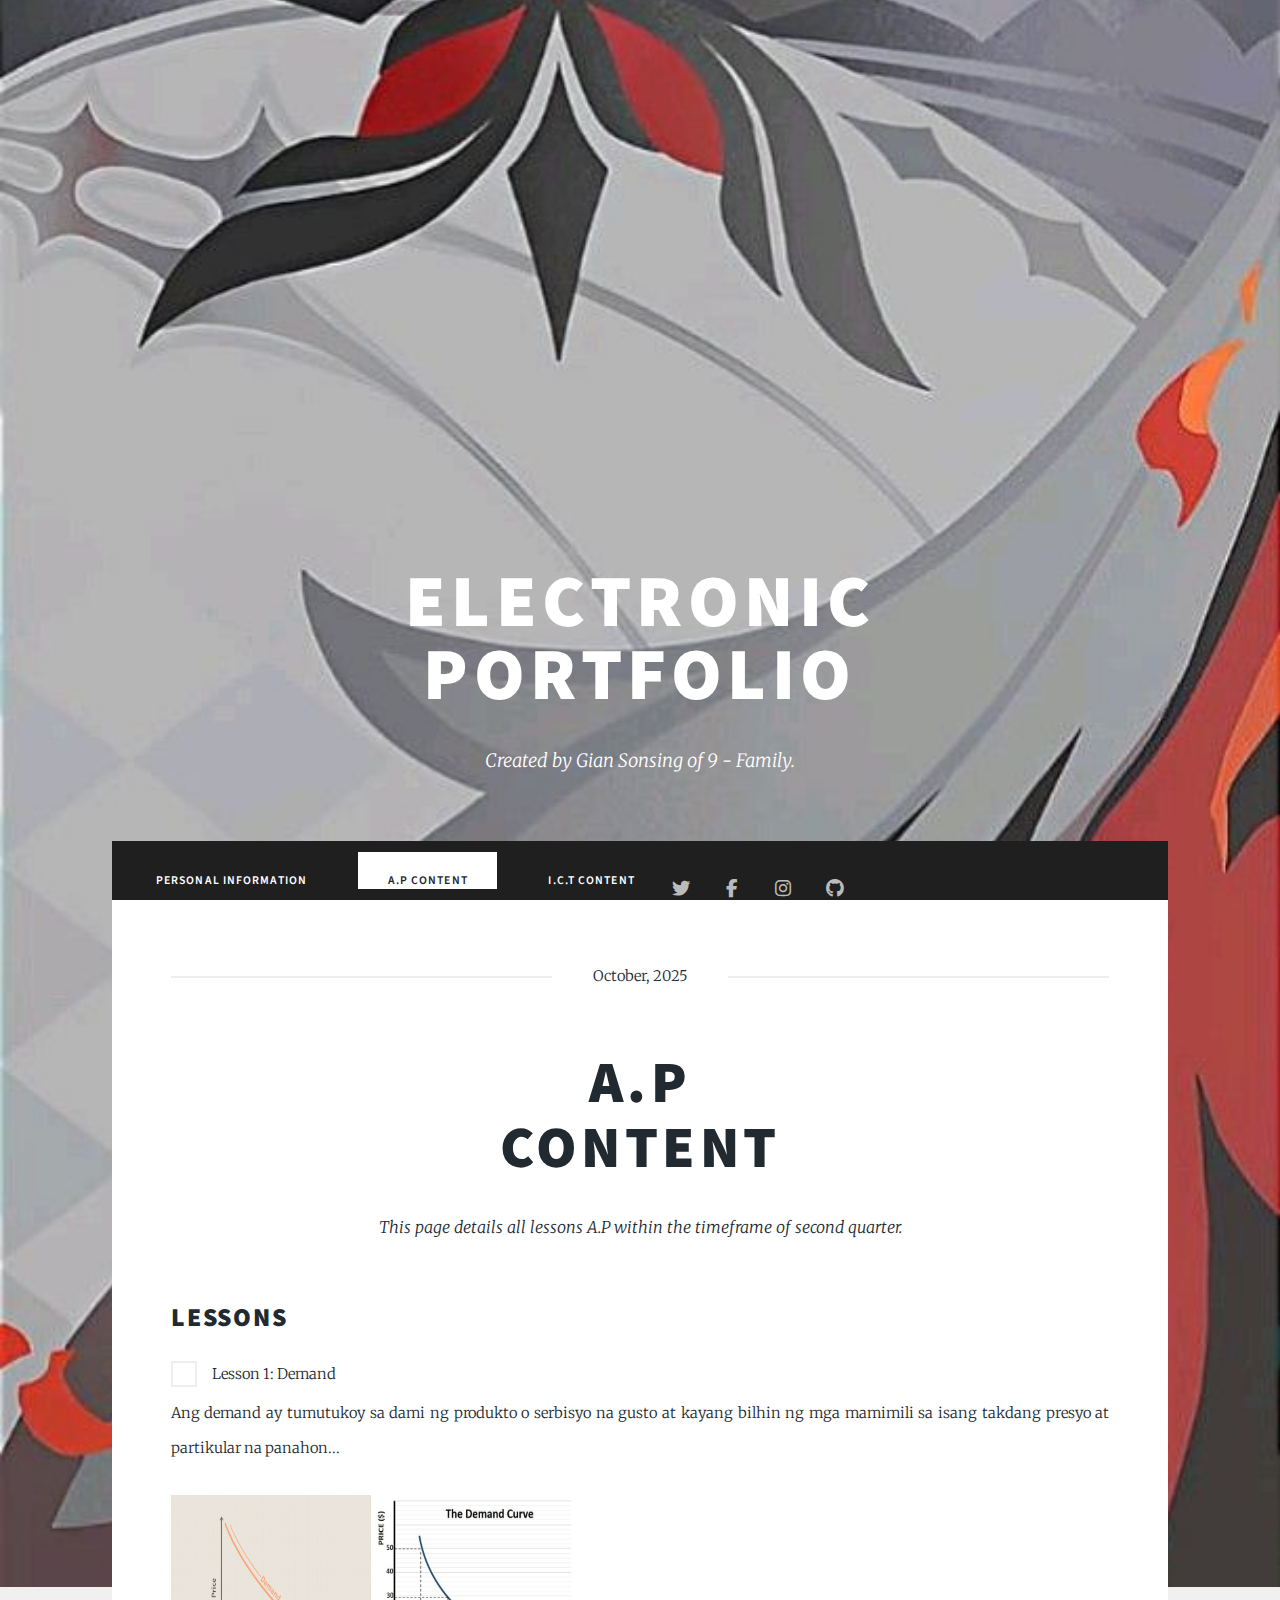
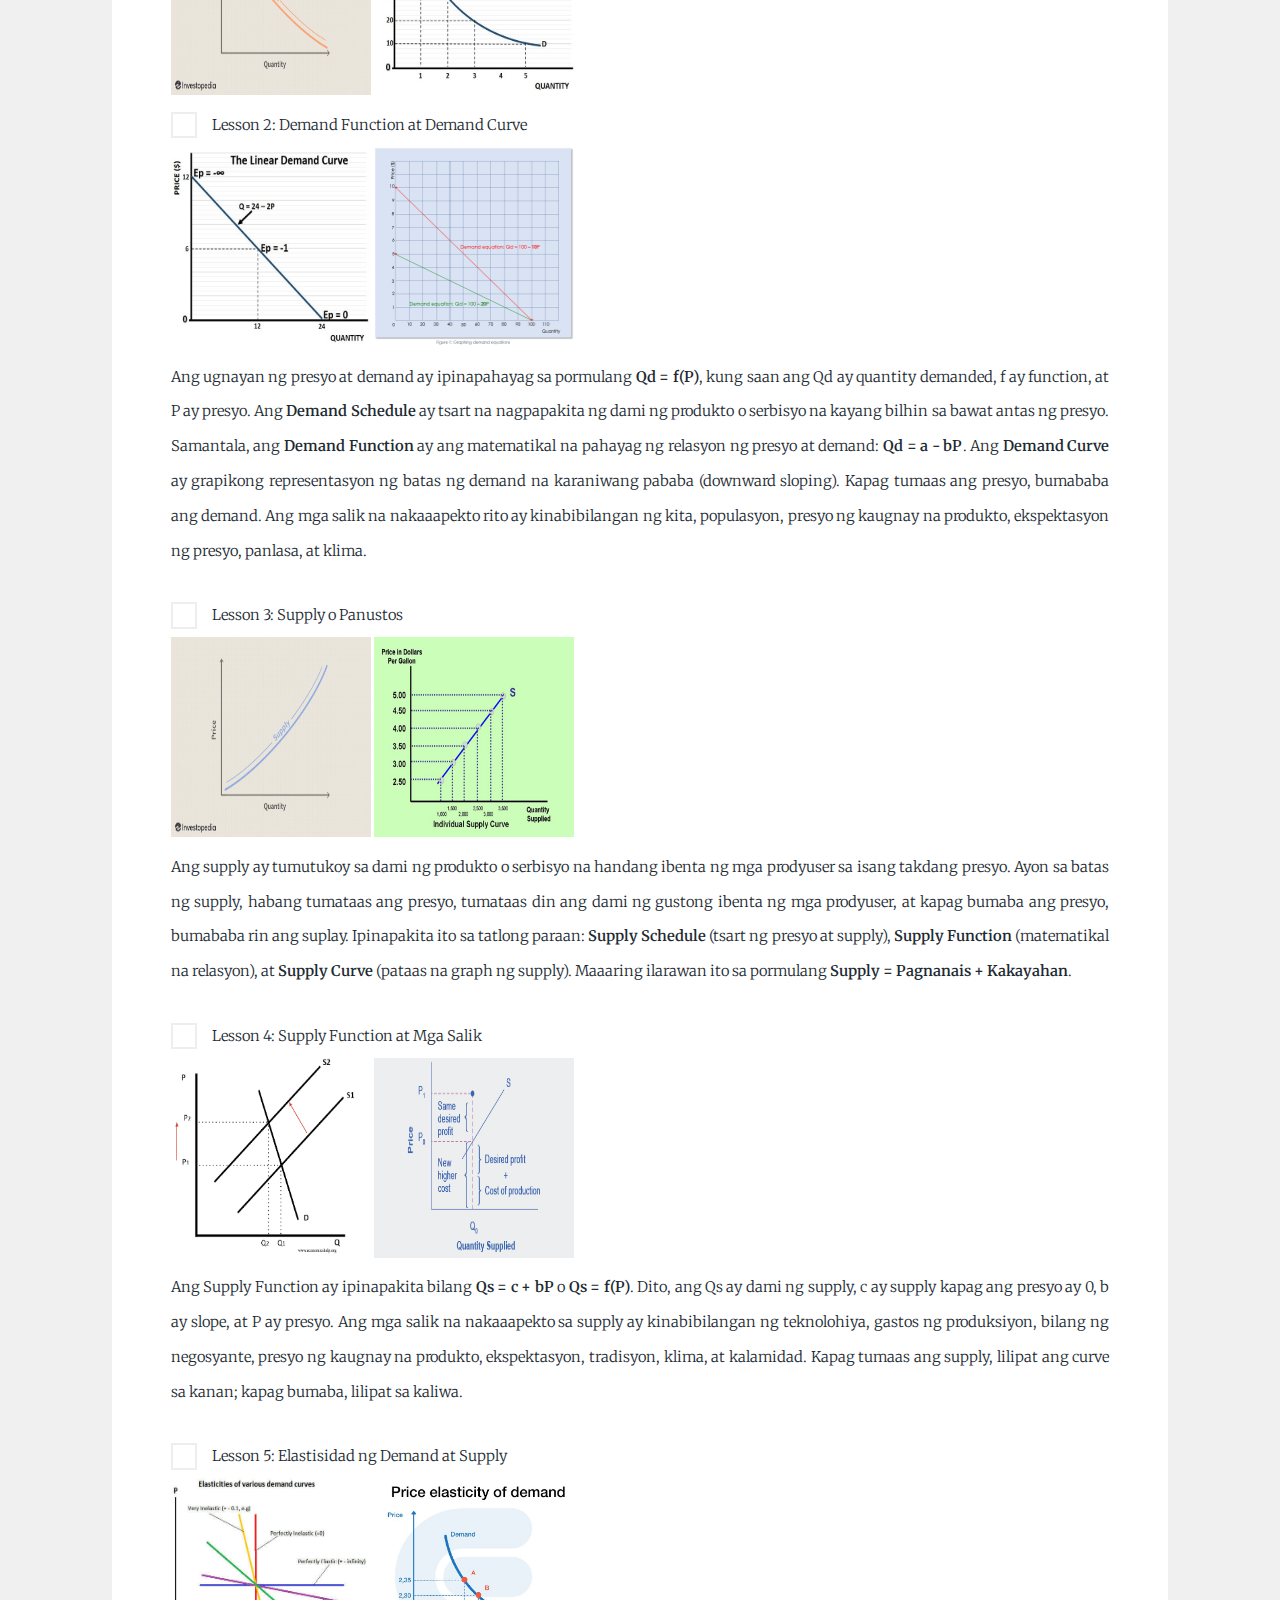
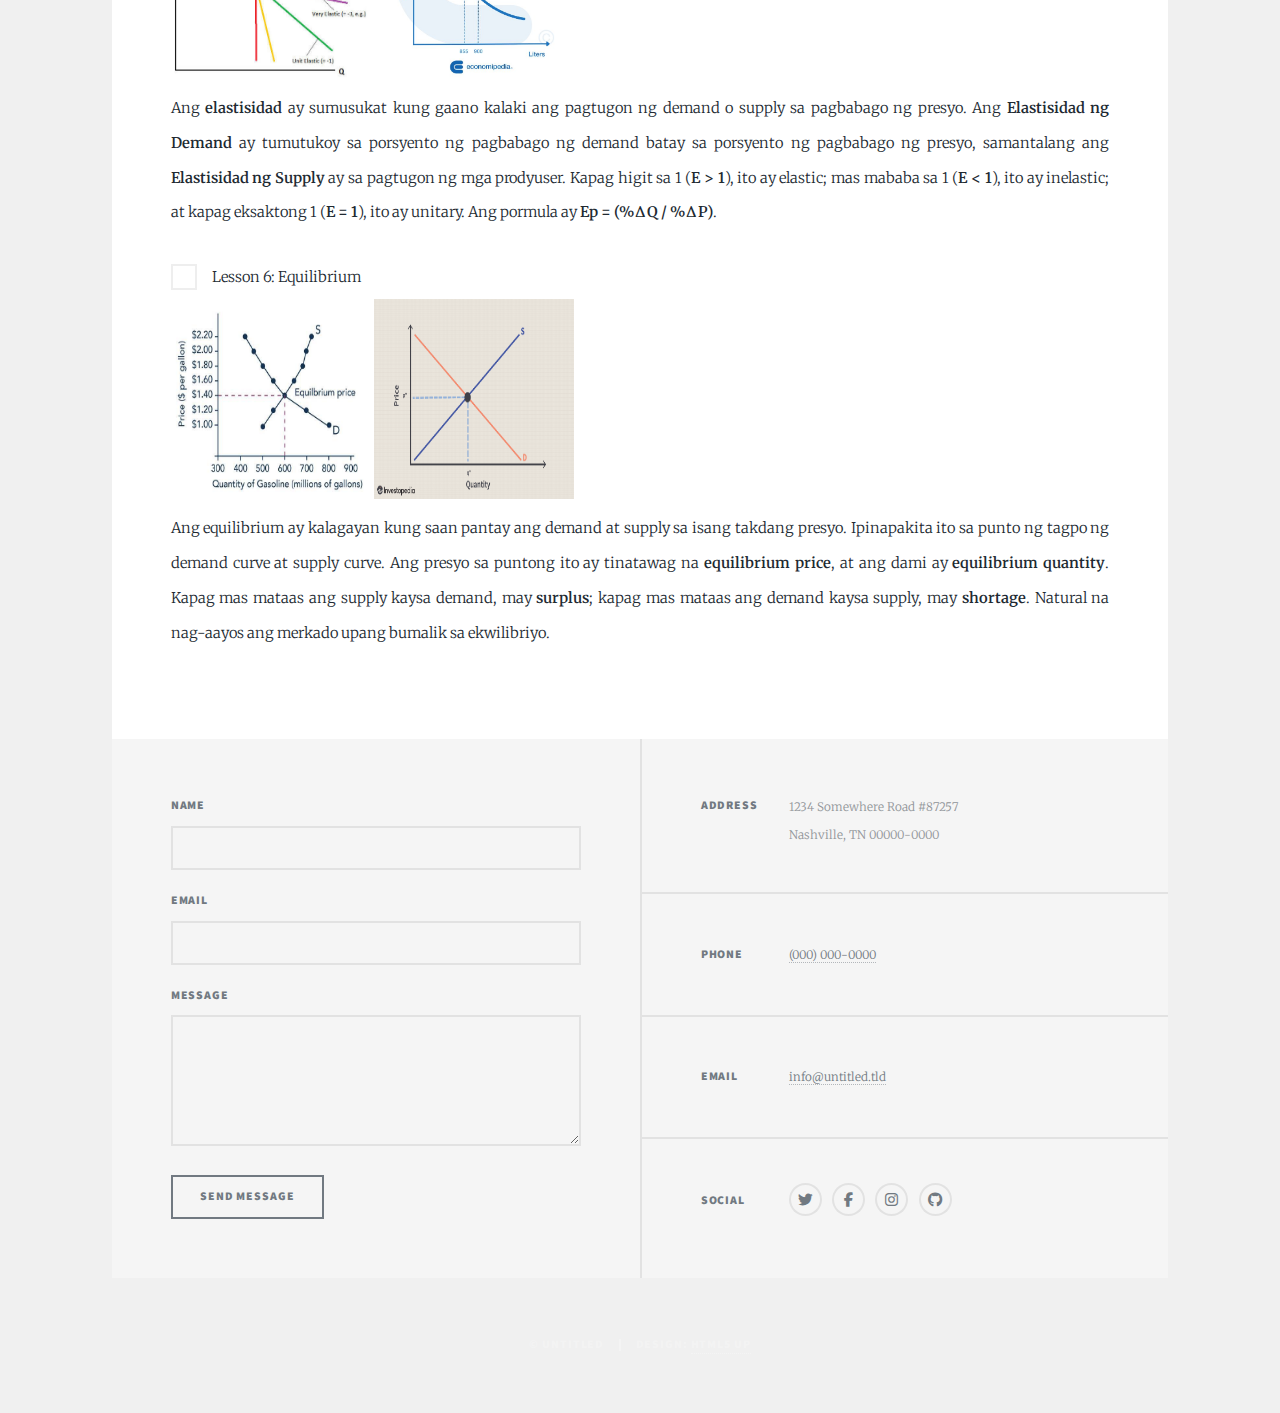
<file: generic.html>
<!DOCTYPE HTML>
<!--
	Massively by HTML5 UP
	html5up.net | @ajlkn
	Free for personal and commercial use under the CCA 3.0 license (html5up.net/license)
-->
<html>
	<head>
		<title>AP CONTENT</title>
		<meta charset="utf-8" />
		<meta name="viewport" content="width=device-width, initial-scale=1, user-scalable=no" />
		<link rel="stylesheet" href="assets/css/main.css" />
		<noscript><link rel="stylesheet" href="assets/css/noscript.css" /></noscript>
				<link rel="stylesheet" href="https://cdnjs.cloudflare.com/ajax/libs/font-awesome/6.5.0/css/all.min.css">
	</head>
	<body>
	

			<div id="wrapper">
	<div id="intro">
						<h1>Electronic<br />
						Portfolio
						</h1>
						<p>Created by Gian Sonsing of 9 - Family.</p>
						</div>

      <nav id="nav">
        <ul class="links">
          <li><a href="index.html">Personal Information</a></li>
          <li class="active"><a href="generic.html">A.P CONTENT</a></li>
          <li><a href="elements.html">I.C.T CONTENT</a></li>
        </ul>
        <ul class="icons">
          <li><a href="#" class="icon brands fa-twitter"><span class="label">Twitter</span></a></li>
          <li><a href="#" class="icon brands fa-facebook-f"><span class="label">Facebook</span></a></li>
          <li><a href="#" class="icon brands fa-instagram"><span class="label">Instagram</span></a></li>
          <li><a href="#" class="icon brands fa-github"><span class="label">GitHub</span></a></li>
        </ul>
      </nav>

				<!-- Main -->
					<div id="main">

						<!-- Post -->
							<section class="post">
								<header class="major">
									<span class="date"> October, 2025</span>
									<h1>A.P<br />
									CONTENT</h1>
									<p>This page details all lessons A.P within the timeframe of second quarter.</p>
								</header>
								<h2> Lessons </h2>
<div id="lesson1-box" class="lesson-container">
  <input type="checkbox" id="toggle1">
  <label id="btn1" for="toggle1">Lesson 1: Demand</label>
  <div class="lesson-content">
    <p>Ang demand ay tumutukoy sa dami ng produkto o serbisyo na gusto at kayang bilhin ng mga mamimili sa isang takdang presyo at partikular na panahon...</p>

    <div class="img-gallery">
      <img src="images/11.png" alt="Demand curve example" height="200" width="200">
        <img src="images/12.jpg" alt="Economics Demand Graph" height="200" width="200">
    </div>
  </div>
</div>


<!-- LESSON 2 -->
<div id="lesson2-box" class="lesson-container">
  <input type="checkbox" id="toggle2">
  <label id="btn2" for="toggle2">Lesson 2: Demand Function at Demand Curve</label>
  <div class="lesson-content">
    <img src="images/13.jpg" alt="Demand function graph" height="200" width="200">
    <img src="images/14.png" alt="Demand schedule table overlay" height="200" width="200">
    <p>Ang ugnayan ng presyo at demand ay ipinapahayag sa pormulang <b>Qd = f(P)</b>, kung saan ang Qd ay quantity demanded, f ay function, at P ay presyo. Ang <b>Demand Schedule</b> ay tsart na nagpapakita ng dami ng produkto o serbisyo na kayang bilhin sa bawat antas ng presyo. Samantala, ang <b>Demand Function</b> ay ang matematikal na pahayag ng relasyon ng presyo at demand: <b>Qd = a - bP</b>. Ang <b>Demand Curve</b> ay grapikong representasyon ng batas ng demand na karaniwang pababa (downward sloping). Kapag tumaas ang presyo, bumababa ang demand. Ang mga salik na nakaaapekto rito ay kinabibilangan ng kita, populasyon, presyo ng kaugnay na produkto, ekspektasyon ng presyo, panlasa, at klima.</p>
  </div>
</div>

<!-- LESSON 3 -->
<div id="lesson3-box" class="lesson-container">
  <input type="checkbox" id="toggle3">
  <label id="btn3" for="toggle3">Lesson 3: Supply o Panustos</label>
  <div class="lesson-content">
    <img src="images/15.png" alt="Supply curve diagram" height="200" width="200">
    <img src="images/16.jpg" alt="Linear supply function" height="200" width="200">
    <p>Ang supply ay tumutukoy sa dami ng produkto o serbisyo na handang ibenta ng mga prodyuser sa isang takdang presyo. Ayon sa batas ng supply, habang tumataas ang presyo, tumataas din ang dami ng gustong ibenta ng mga prodyuser, at kapag bumaba ang presyo, bumababa rin ang suplay. Ipinapakita ito sa tatlong paraan: <b>Supply Schedule</b> (tsart ng presyo at supply), <b>Supply Function</b> (matematikal na relasyon), at <b>Supply Curve</b> (pataas na graph ng supply). Maaaring ilarawan ito sa pormulang <b>Supply = Pagnanais + Kakayahan</b>.</p>
  </div>
</div>

<!-- LESSON 4 -->
<div id="lesson4-box" class="lesson-container">
  <input type="checkbox" id="toggle4">
  <label id="btn4" for="toggle4">Lesson 4: Supply Function at Mga Salik</label>
  <div class="lesson-content">
    <img src="images/17.png" alt="Supply function shift example" height="200" width="200">
    <img src="images/18.png" alt="Factors affecting supply" height="200" width="200">
    <p>Ang Supply Function ay ipinapakita bilang <b>Qs = c + bP</b> o <b>Qs = f(P)</b>. Dito, ang Qs ay dami ng supply, c ay supply kapag ang presyo ay 0, b ay slope, at P ay presyo. Ang mga salik na nakaaapekto sa supply ay kinabibilangan ng teknolohiya, gastos ng produksiyon, bilang ng negosyante, presyo ng kaugnay na produkto, ekspektasyon, tradisyon, klima, at kalamidad. Kapag tumaas ang supply, lilipat ang curve sa kanan; kapag bumaba, lilipat sa kaliwa.</p>
  </div>
</div>

<!-- LESSON 5 -->
<div id="lesson5-box" class="lesson-container">
  <input type="checkbox" id="toggle5">
  <label id="btn5" for="toggle5">Lesson 5: Elastisidad ng Demand at Supply</label>
  <div class="lesson-content">
    <img src="images/19.jpg" alt="Elasticity graph" height="200" width="200">
    <img src="images/20.jpg" alt="Elasticity example" height="200" width="200">
    <p>Ang <b>elastisidad</b> ay sumusukat kung gaano kalaki ang pagtugon ng demand o supply sa pagbabago ng presyo. Ang <b>Elastisidad ng Demand</b> ay tumutukoy sa porsyento ng pagbabago ng demand batay sa porsyento ng pagbabago ng presyo, samantalang ang <b>Elastisidad ng Supply</b> ay sa pagtugon ng mga prodyuser. Kapag higit sa 1 (<b>E > 1</b>), ito ay elastic; mas mababa sa 1 (<b>E < 1</b>), ito ay inelastic; at kapag eksaktong 1 (<b>E = 1</b>), ito ay unitary. Ang pormula ay <b>Ep = (%ΔQ / %ΔP)</b>.</p>
  </div>
</div>

<!-- LESSON 6 -->
<div id="lesson6-box" class="lesson-container">
  <input type="checkbox" id="toggle6">
  <label id="btn6" for="toggle6">Lesson 6: Equilibrium</label>
  <div class="lesson-content">
    <img src="images/21.jpg" alt="Equilibrium graph" height="200" width="200">
    <img src="images/22.png" alt="Surplus and shortage example" height="200" width="200">
    <p>Ang equilibrium ay kalagayan kung saan pantay ang demand at supply sa isang takdang presyo. Ipinapakita ito sa punto ng tagpo ng demand curve at supply curve. Ang presyo sa puntong ito ay tinatawag na <b>equilibrium price</b>, at ang dami ay <b>equilibrium quantity</b>. Kapag mas mataas ang supply kaysa demand, may <b>surplus</b>; kapag mas mataas ang demand kaysa supply, may <b>shortage</b>. Natural na nag-aayos ang merkado upang bumalik sa ekwilibriyo.</p>
  </div>
</div>
						
						
</ul>
					</div>

				<!-- Footer -->
					<footer id="footer">
						<section>
							<form method="post" action="#">
								<div class="fields">
									<div class="field">
										<label for="name">Name</label>
										<input type="text" name="name" id="name" />
									</div>
									<div class="field">
										<label for="email">Email</label>
										<input type="text" name="email" id="email" />
									</div>
									<div class="field">
										<label for="message">Message</label>
										<textarea name="message" id="message" rows="3"></textarea>
									</div>
								</div>
								<ul class="actions">
									<li><input type="submit" value="Send Message" /></li>
								</ul>
							</form>
						</section>
						<section class="split contact">
							<section class="alt">
								<h3>Address</h3>
								<p>1234 Somewhere Road #87257<br />
								Nashville, TN 00000-0000</p>
							</section>
							<section>
								<h3>Phone</h3>
								<p><a href="#">(000) 000-0000</a></p>
							</section>
							<section>
								<h3>Email</h3>
								<p><a href="#">info@untitled.tld</a></p>
							</section>
							<section>
								<h3>Social</h3>
								<ul class="icons alt">
									<li><a href="#" class="icon brands alt fa-twitter"><span class="label">Twitter</span></a></li>
									<li><a href="#" class="icon brands alt fa-facebook-f"><span class="label">Facebook</span></a></li>
									<li><a href="#" class="icon brands alt fa-instagram"><span class="label">Instagram</span></a></li>
									<li><a href="#" class="icon brands alt fa-github"><span class="label">GitHub</span></a></li>
								</ul>
							</section>
						</section>
					</footer>

				<!-- Copyright -->
					<div id="copyright">
						<ul><li>&copy; Untitled</li><li>Design: <a href="https://html5up.net">HTML5 UP</a></li></ul>
					</div>

			</div>

	</body>
</html>
</file>
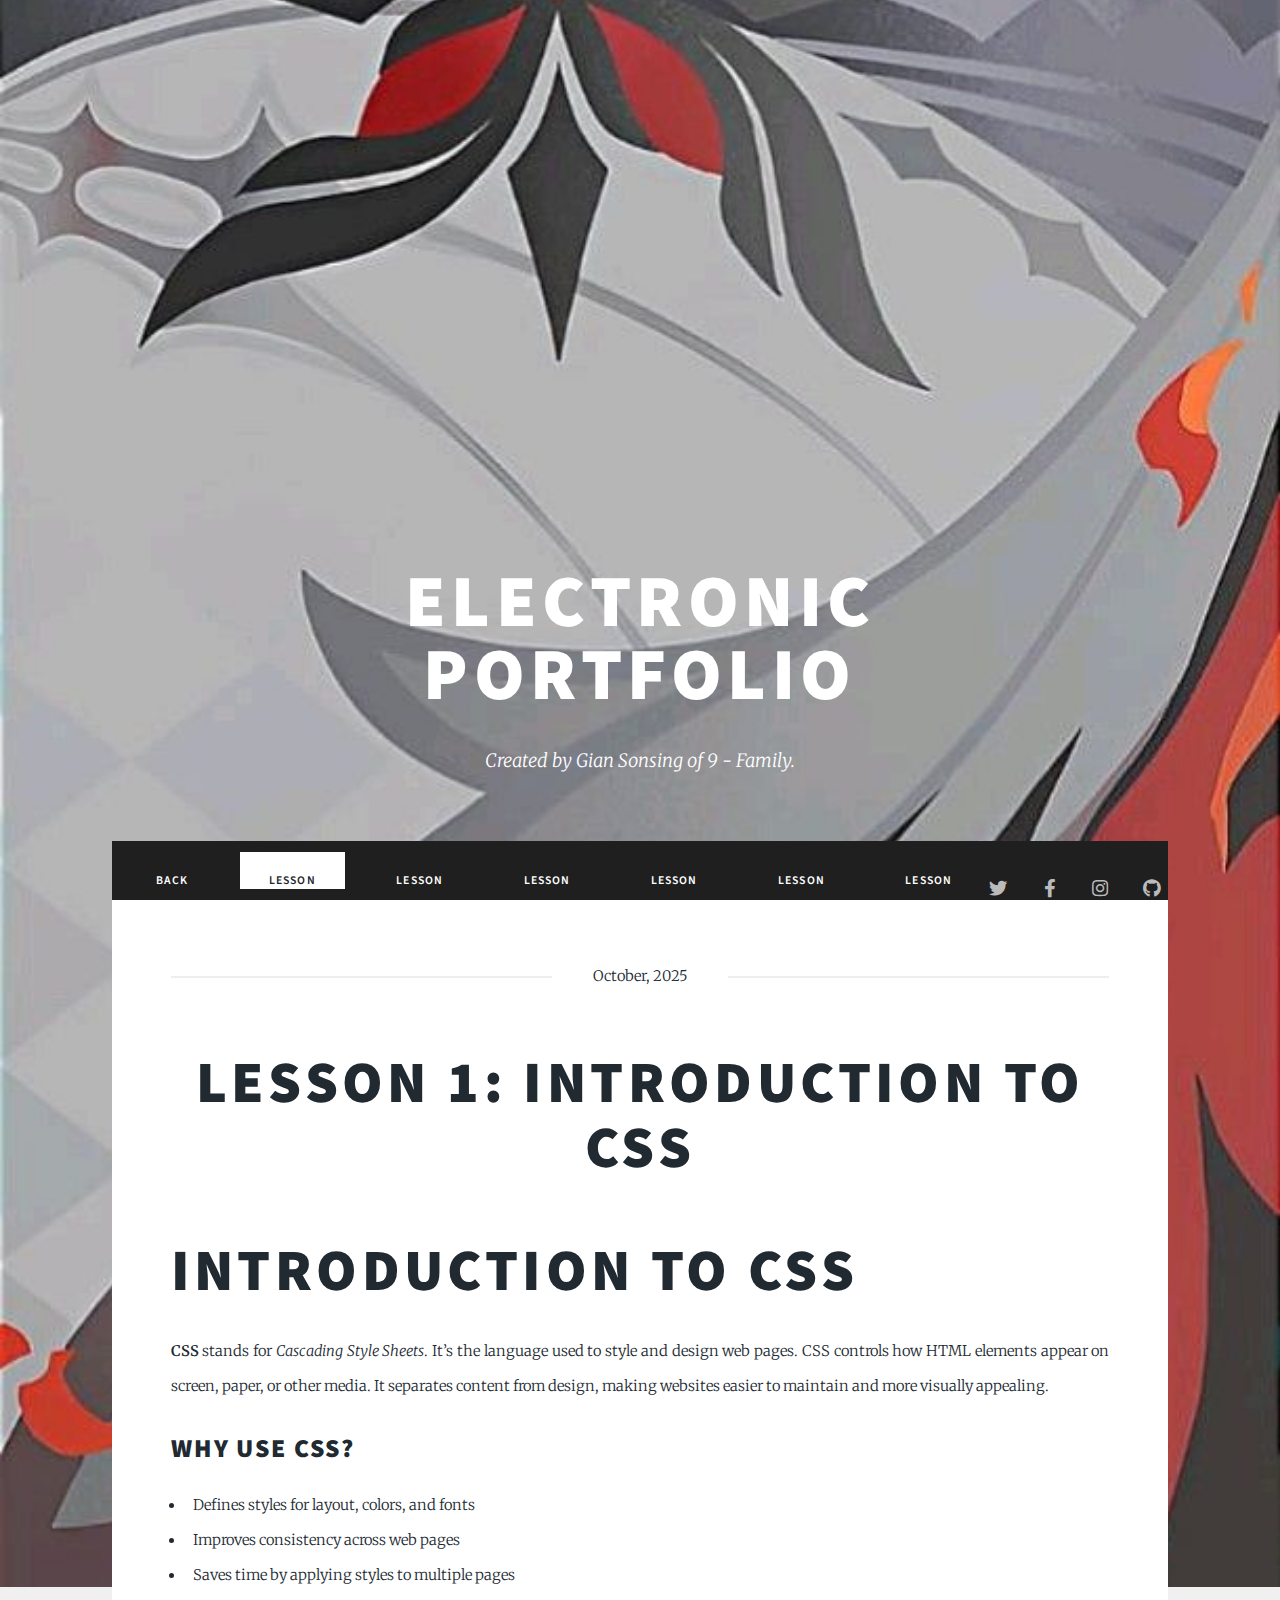
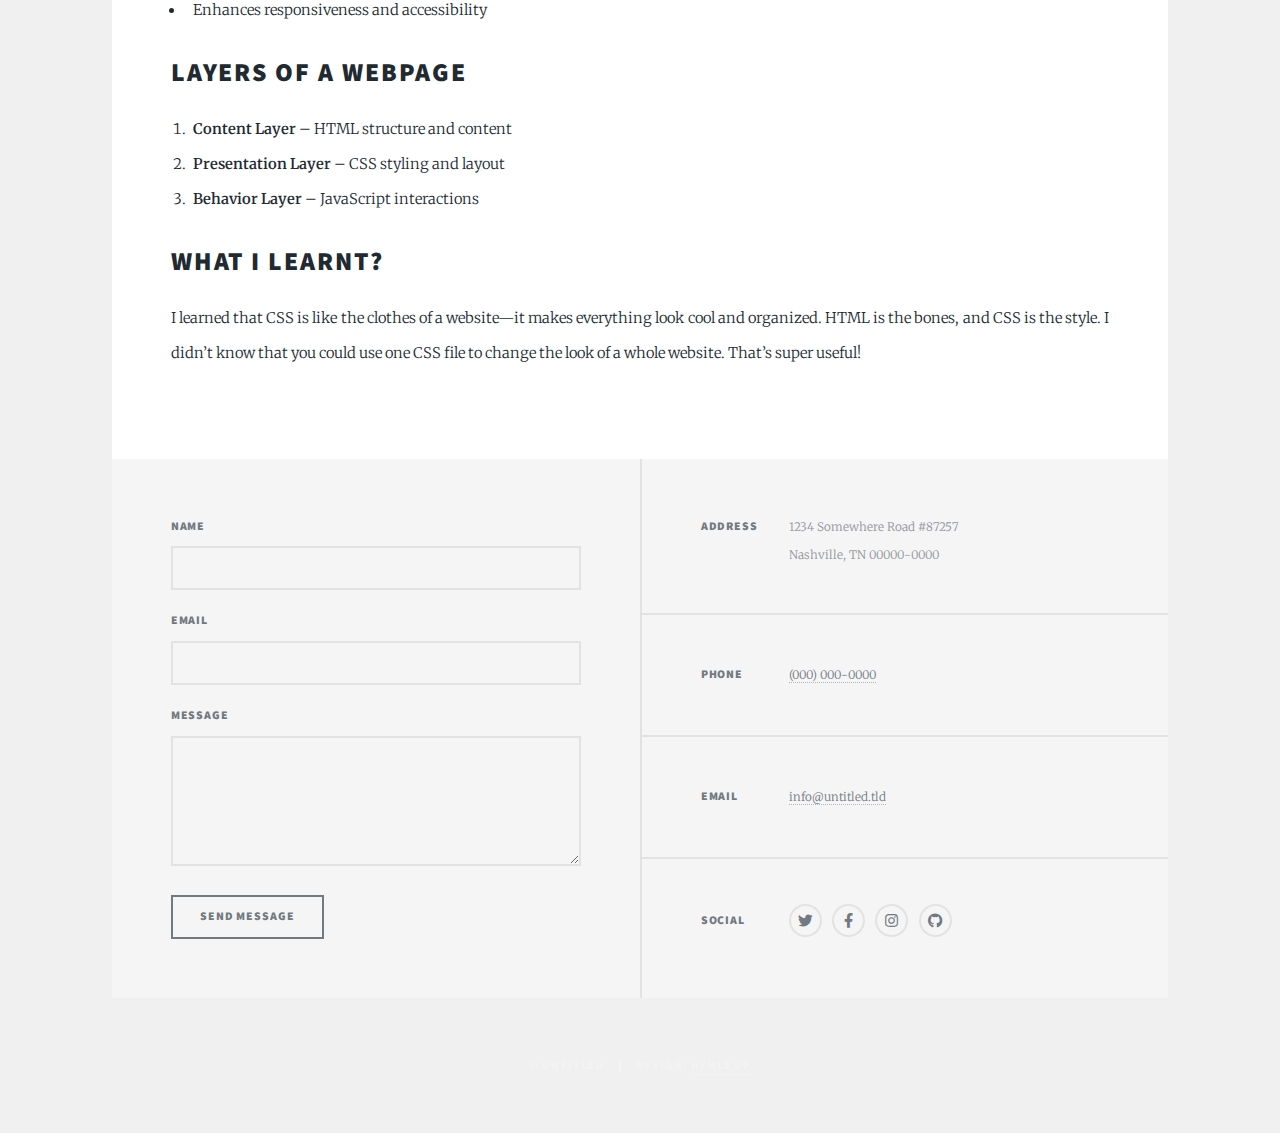
<file: Lesson 1.html>
<!DOCTYPE HTML>
<!--
	Massively by HTML5 UP
	html5up.net | @ajlkn
	Free for personal and commercial use under the CCA 3.0 license (html5up.net/license)
-->
<html>
	<head>
		<title>Lesson 1</title>
		<meta charset="utf-8" />
		<meta name="viewport" content="width=device-width, initial-scale=1, user-scalable=no" />
		<link rel="stylesheet" href="assets/css/main.css" />
		<noscript><link rel="stylesheet" href="assets/css/noscript.css" /></noscript>
	</head>
	<body        >

		<!-- Wrapper -->
			<div id="wrapper">

<!-- Intro -->
					<div id="intro">
						<h1>Electronic<br />
						Portfolio
						</h1>
						<p>Created by Gian Sonsing of 9 - Family.</p>
						
					</div>


				<!-- Nav -->
				<nav id="nav">
						<ul class="links">
							<li><a href="elements.html">Back</a></li>
							<li class="active"><a href="Lesson 1.html">Lesson 1</a></li>
							<li><a href="Lesson 2.html">Lesson 2</a></li>
							<li><a href="Lesson 3.html">Lesson 3</a></li>
							<li><a href="Lesson 4.html">Lesson 4</a></li>
							<li ><a href="Lesson 5.html">Lesson 5</a></li>
							<li><a href="Lesson 6.html">Lesson 6</a></li>
						</ul>
						<ul class="icons">
							<li><a href="#" class="icon brands fa-twitter"><span class="label">Twitter</span></a></li>
							<li><a href="#" class="icon brands fa-facebook-f"><span class="label">Facebook</span></a></li>
							<li><a href="#" class="icon brands fa-instagram"><span class="label">Instagram</span></a></li>
							<li><a href="#" class="icon brands fa-github"><span class="label">GitHub</span></a></li>
						</ul>
					</nav>

				<!-- Main -->
					<div id="main">

						<!-- Post -->
							<section class="post">
								<header class="major">
									<span class="date"> October, 2025</span>
									<h1>Lesson 1: Introduction to CSS</h1>
								</header>
								

  <h1>Introduction to CSS</h1>
  <p><strong>CSS</strong> stands for <em>Cascading Style Sheets</em>. It’s the language used to style and design web pages. CSS controls how HTML elements appear on screen, paper, or other media. It separates content from design, making websites easier to maintain and more visually appealing.</p>

  <h2>Why Use CSS?</h2>
  <ul>
    <li>Defines styles for layout, colors, and fonts</li>
    <li>Improves consistency across web pages</li>
    <li>Saves time by applying styles to multiple pages</li>
    <li>Enhances responsiveness and accessibility</li>
  </ul>

  <h2>Layers of a Webpage</h2>
  <ol>
    <li><strong>Content Layer</strong> – HTML structure and content</li>
    <li><strong>Presentation Layer</strong> – CSS styling and layout</li>
    <li><strong>Behavior Layer</strong> – JavaScript interactions</li>
  </ol>

  <h2>What I learnt?</h2>
  <p>I learned that CSS is like the clothes of a website—it makes everything look cool and organized. HTML is the bones, and CSS is the style. I didn’t know that you could use one CSS file to change the look of a whole website. That’s super useful!</p>

						
						
</ul>
					</div>

				<!-- Footer -->
					<footer id="footer">
						<section>
							<form method="post" action="#">
								<div class="fields">
									<div class="field">
										<label for="name">Name</label>
										<input type="text" name="name" id="name" />
									</div>
									<div class="field">
										<label for="email">Email</label>
										<input type="text" name="email" id="email" />
									</div>
									<div class="field">
										<label for="message">Message</label>
										<textarea name="message" id="message" rows="3"></textarea>
									</div>
								</div>
								<ul class="actions">
									<li><input type="submit" value="Send Message" /></li>
								</ul>
							</form>
						</section>
						<section class="split contact">
							<section class="alt">
								<h3>Address</h3>
								<p>1234 Somewhere Road #87257<br />
								Nashville, TN 00000-0000</p>
							</section>
							<section>
								<h3>Phone</h3>
								<p><a href="#">(000) 000-0000</a></p>
							</section>
							<section>
								<h3>Email</h3>
								<p><a href="#">info@untitled.tld</a></p>
							</section>
							<section>
								<h3>Social</h3>
								<ul class="icons alt">
									<li><a href="#" class="icon brands alt fa-twitter"><span class="label">Twitter</span></a></li>
									<li><a href="#" class="icon brands alt fa-facebook-f"><span class="label">Facebook</span></a></li>
									<li><a href="#" class="icon brands alt fa-instagram"><span class="label">Instagram</span></a></li>
									<li><a href="#" class="icon brands alt fa-github"><span class="label">GitHub</span></a></li>
								</ul>
							</section>
						</section>
					</footer>

				<!-- Copyright -->
					<div id="copyright">
						<ul><li>&copy; Untitled</li><li>Design: <a href="https://html5up.net">HTML5 UP</a></li></ul>
					</div>

			</div>



	</body>
</html>
</file>
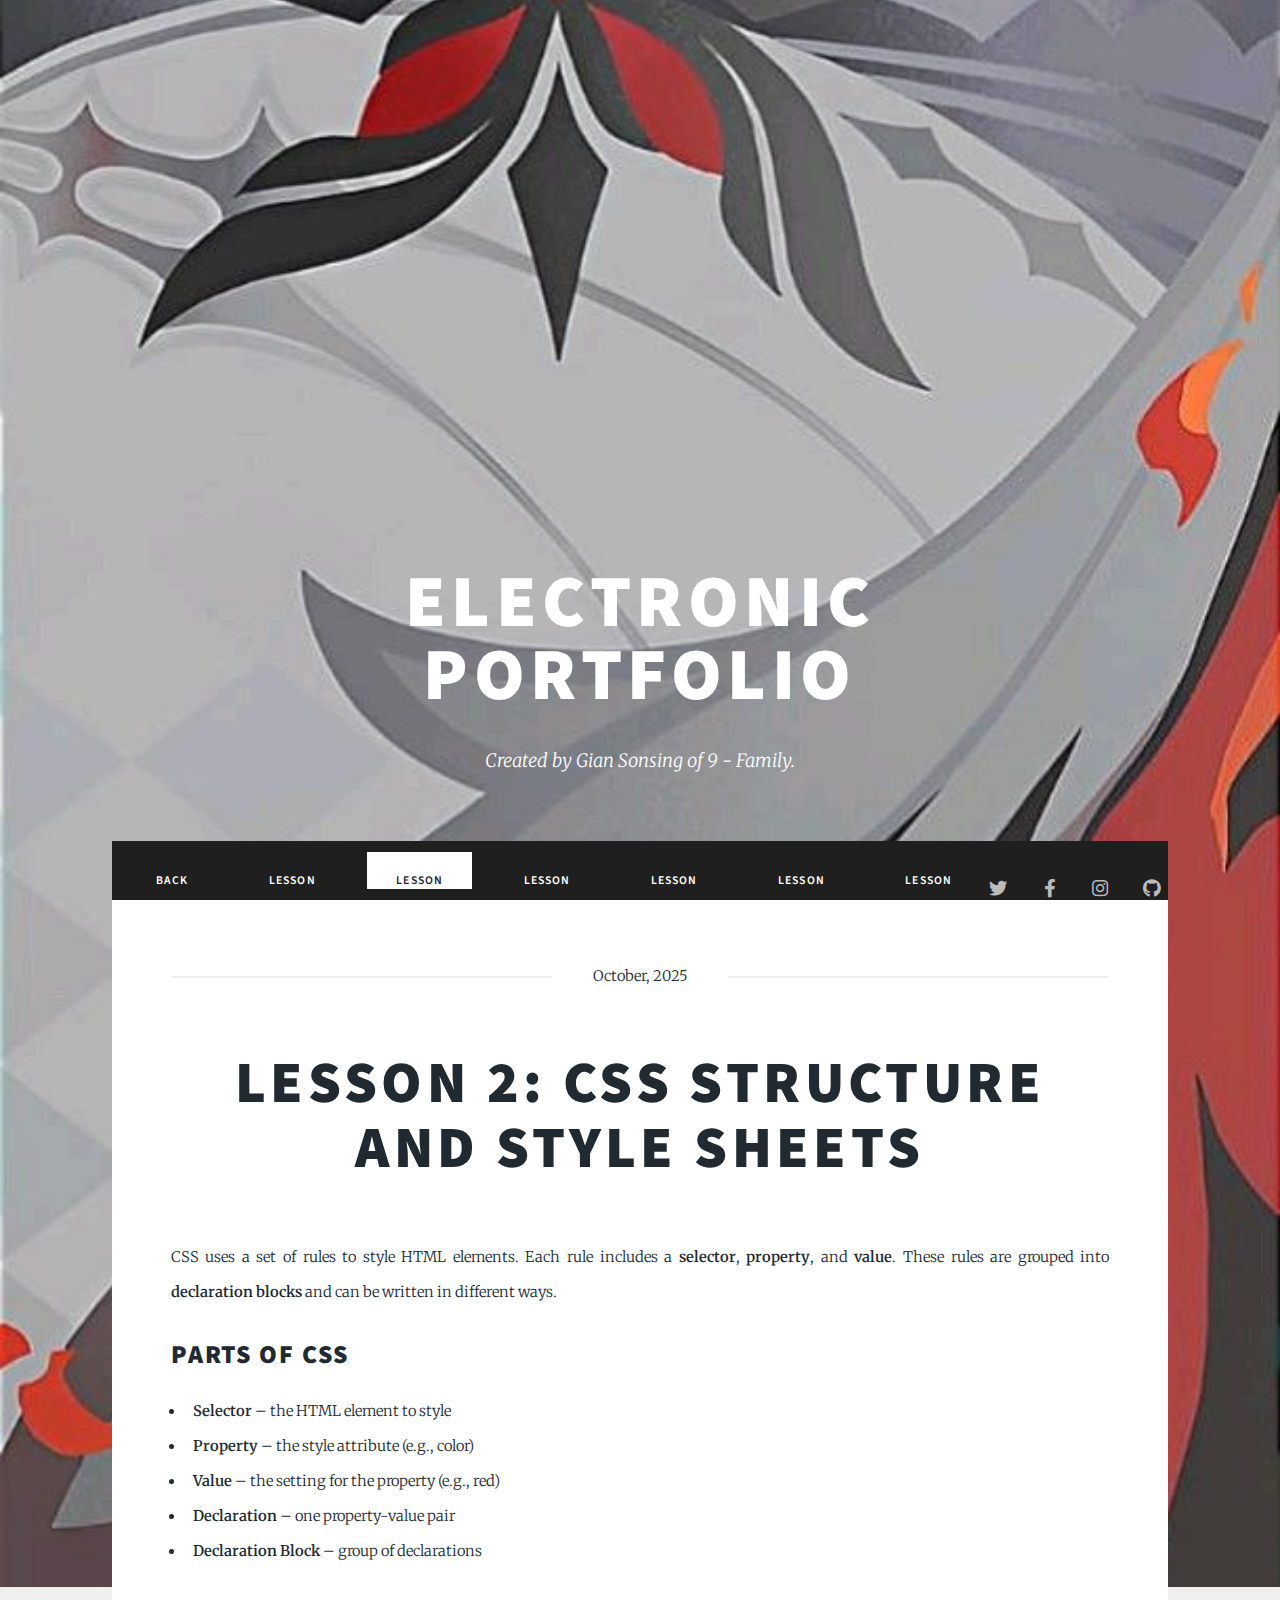
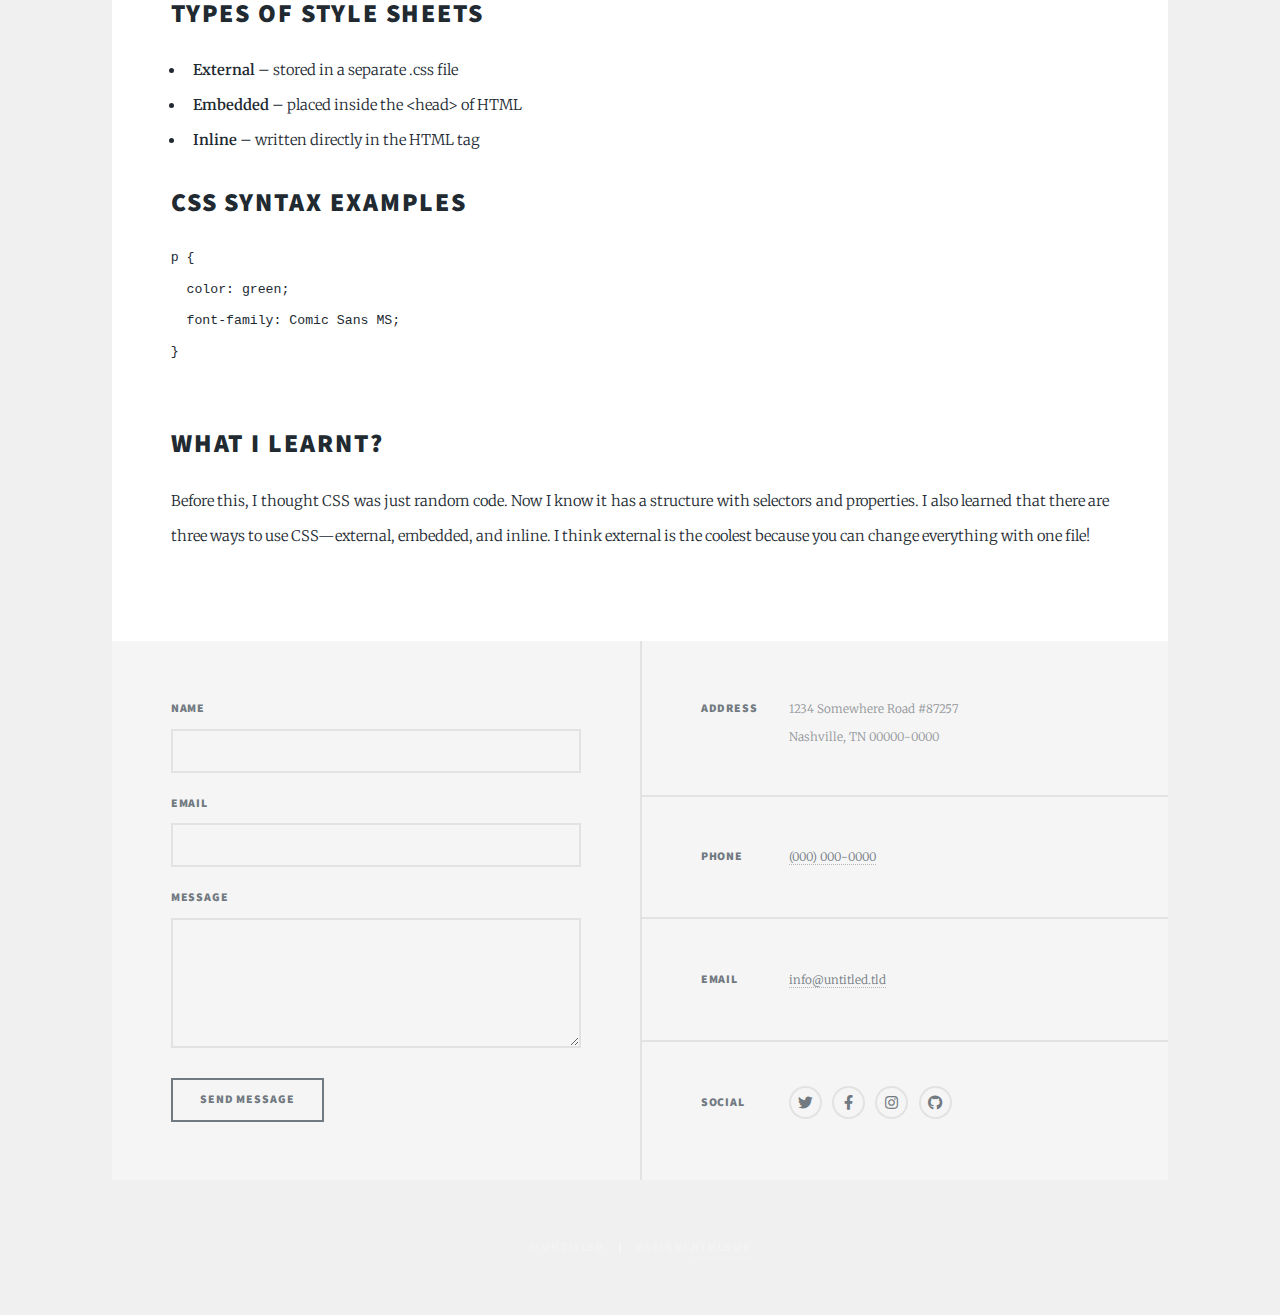
<file: Lesson 2.html>
<!DOCTYPE HTML>
<!--
	Massively by HTML5 UP
	html5up.net | @ajlkn
	Free for personal and commercial use under the CCA 3.0 license (html5up.net/license)
-->
<html>
	<head>
		<title>Lesson 2</title>
		<meta charset="utf-8" />
		<meta name="viewport" content="width=device-width, initial-scale=1, user-scalable=no" />
		<link rel="stylesheet" href="assets/css/main.css" />
		<noscript><link rel="stylesheet" href="assets/css/noscript.css" /></noscript>
	</head>
	<body        >

		<!-- Wrapper -->
			<div id="wrapper">

<!-- Intro -->
					<div id="intro">
						<h1>Electronic<br />
						Portfolio
						</h1>
						<p>Created by Gian Sonsing of 9 - Family.</p>
						
					</div>


				<!-- Nav -->
				<nav id="nav">
						<ul class="links">
							<li><a href="elements.html">Back</a></li>
							<li><a href="Lesson 1.html">Lesson 1</a></li>
							<li class="active"><a href="Lesson 2.html">Lesson 2</a></li>
							<li><a href="Lesson 3.html">Lesson 3</a></li>
							<li><a href="Lesson 4.html">Lesson 4</a></li>
							<li ><a href="Lesson 5.html">Lesson 5</a></li>
							<li><a href="Lesson 6.html">Lesson 6</a></li>
						</ul>
						<ul class="icons">
							<li><a href="#" class="icon brands fa-twitter"><span class="label">Twitter</span></a></li>
							<li><a href="#" class="icon brands fa-facebook-f"><span class="label">Facebook</span></a></li>
							<li><a href="#" class="icon brands fa-instagram"><span class="label">Instagram</span></a></li>
							<li><a href="#" class="icon brands fa-github"><span class="label">GitHub</span></a></li>
						</ul>
					</nav>

				<!-- Main -->
					<div id="main">

						<!-- Post -->
							<section class="post">
								<header class="major">
									<span class="date"> October, 2025</span>
									<h1>Lesson 2: CSS Structure and Style Sheets</h1>
								</header>
								


  <p>CSS uses a set of rules to style HTML elements. Each rule includes a <strong>selector</strong>, <strong>property</strong>, and <strong>value</strong>. These rules are grouped into <strong>declaration blocks</strong> and can be written in different ways.</p>

  <h2>Parts of CSS</h2>
  <ul>
    <li><strong>Selector</strong> – the HTML element to style</li>
    <li><strong>Property</strong> – the style attribute (e.g., color)</li>
    <li><strong>Value</strong> – the setting for the property (e.g., red)</li>
    <li><strong>Declaration</strong> – one property-value pair</li>
    <li><strong>Declaration Block</strong> – group of declarations</li>
  </ul>

  <h2>Types of Style Sheets</h2>
  <ul>
    <li><strong>External</strong> – stored in a separate .css file</li>
    <li><strong>Embedded</strong> – placed inside the &lt;head&gt; of HTML</li>
    <li><strong>Inline</strong> – written directly in the HTML tag</li>
  </ul>

  <h2>CSS Syntax Examples</h2>
  <pre>
p {
  color: green;
  font-family: Comic Sans MS;
}
  </pre>

  <h2>What I learnt?</h2>
  <p>Before this, I thought CSS was just random code. Now I know it has a structure with selectors and properties. I also learned that there are three ways to use CSS—external, embedded, and inline. I think external is the coolest because you can change everything with one file!</p>

						
						
</ul>
					</div>

				<!-- Footer -->
					<footer id="footer">
						<section>
							<form method="post" action="#">
								<div class="fields">
									<div class="field">
										<label for="name">Name</label>
										<input type="text" name="name" id="name" />
									</div>
									<div class="field">
										<label for="email">Email</label>
										<input type="text" name="email" id="email" />
									</div>
									<div class="field">
										<label for="message">Message</label>
										<textarea name="message" id="message" rows="3"></textarea>
									</div>
								</div>
								<ul class="actions">
									<li><input type="submit" value="Send Message" /></li>
								</ul>
							</form>
						</section>
						<section class="split contact">
							<section class="alt">
								<h3>Address</h3>
								<p>1234 Somewhere Road #87257<br />
								Nashville, TN 00000-0000</p>
							</section>
							<section>
								<h3>Phone</h3>
								<p><a href="#">(000) 000-0000</a></p>
							</section>
							<section>
								<h3>Email</h3>
								<p><a href="#">info@untitled.tld</a></p>
							</section>
							<section>
								<h3>Social</h3>
								<ul class="icons alt">
									<li><a href="#" class="icon brands alt fa-twitter"><span class="label">Twitter</span></a></li>
									<li><a href="#" class="icon brands alt fa-facebook-f"><span class="label">Facebook</span></a></li>
									<li><a href="#" class="icon brands alt fa-instagram"><span class="label">Instagram</span></a></li>
									<li><a href="#" class="icon brands alt fa-github"><span class="label">GitHub</span></a></li>
								</ul>
							</section>
						</section>
					</footer>

				<!-- Copyright -->
					<div id="copyright">
						<ul><li>&copy; Untitled</li><li>Design: <a href="https://html5up.net">HTML5 UP</a></li></ul>
					</div>

			</div>

        

	</body>
</html>
</file>
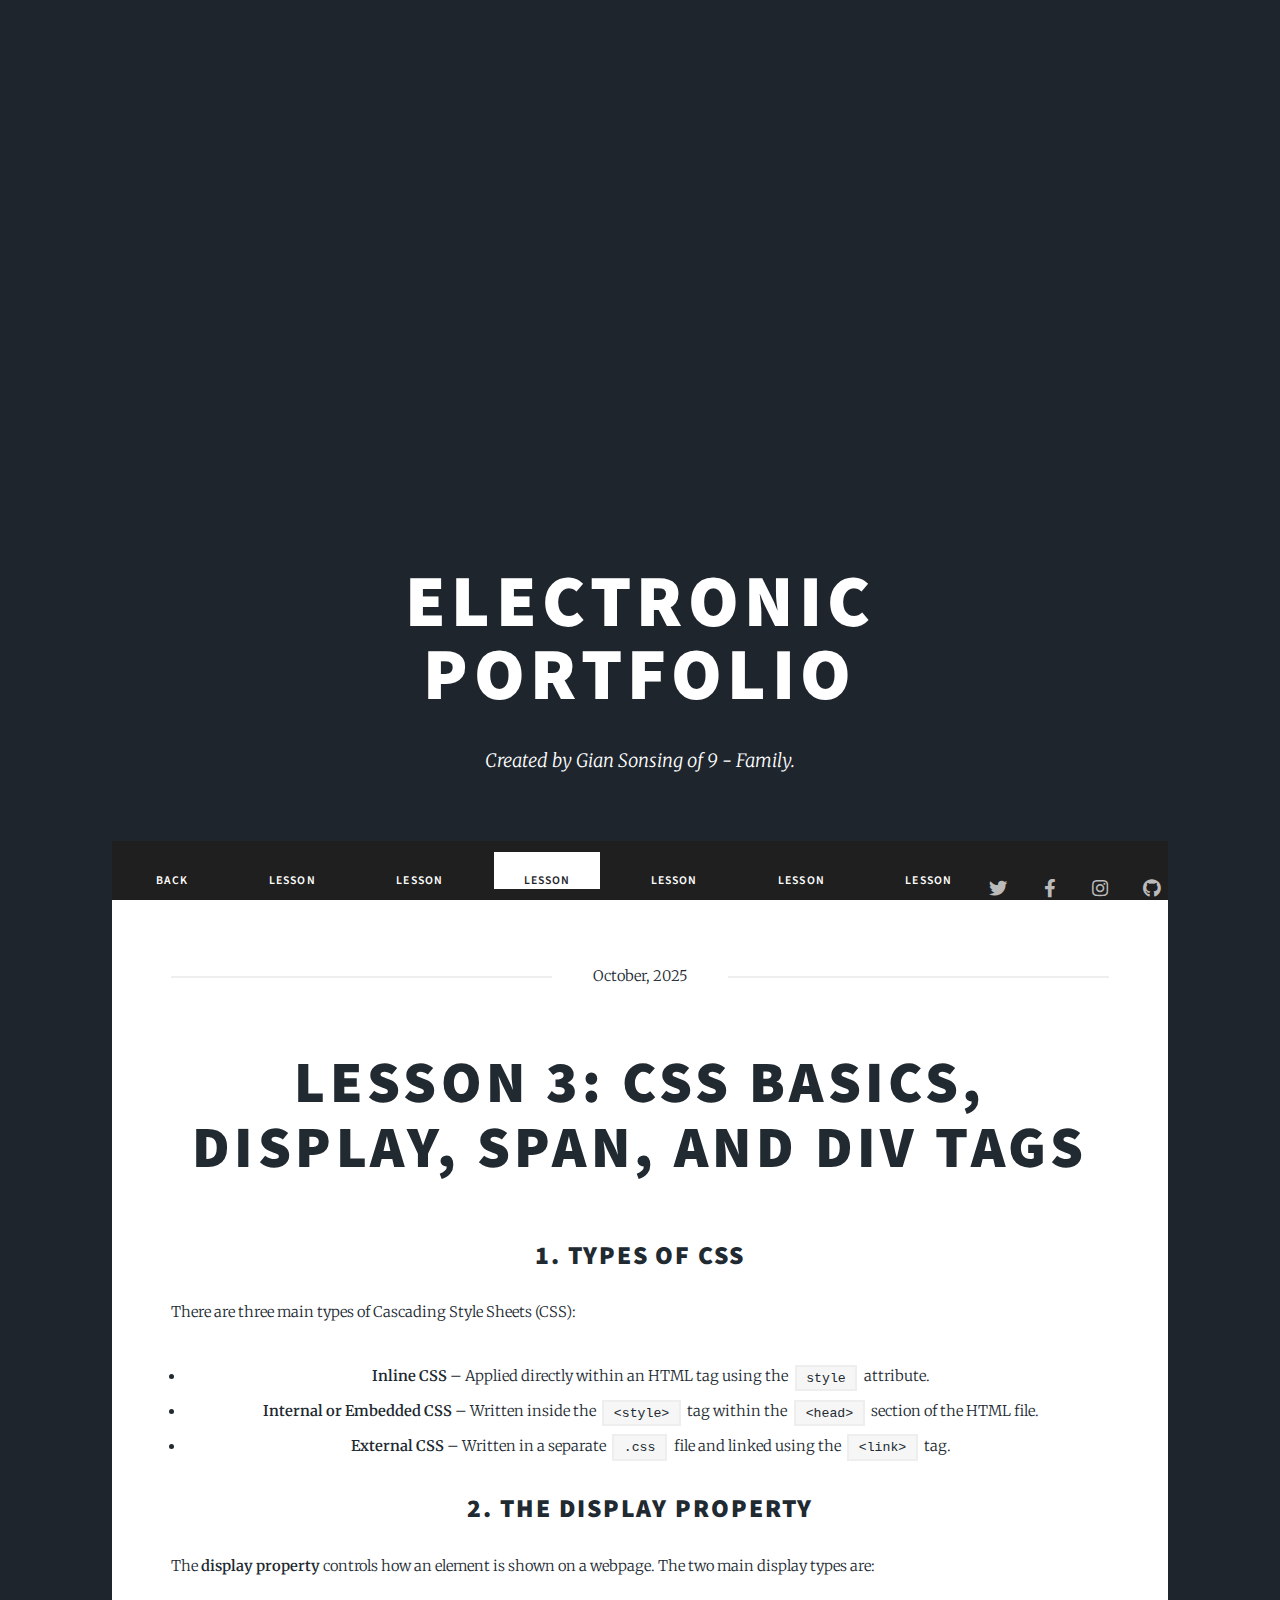
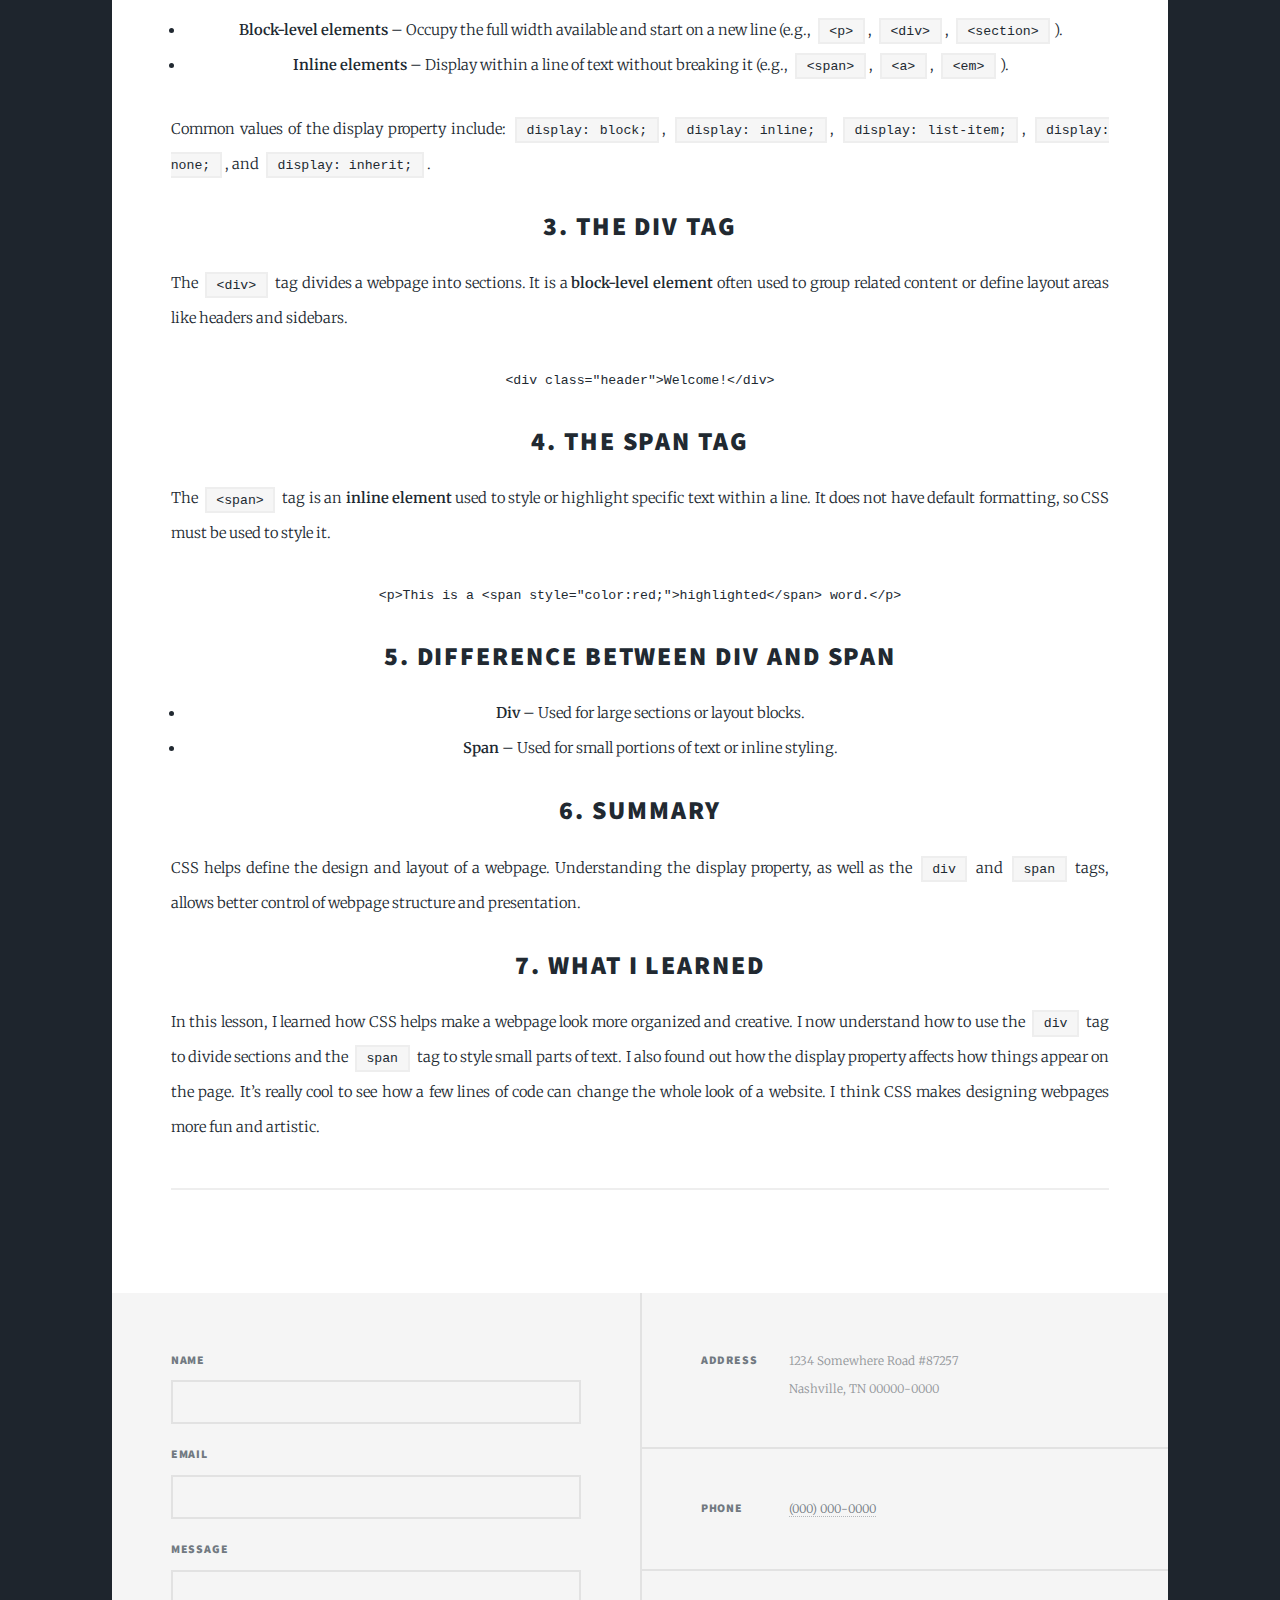
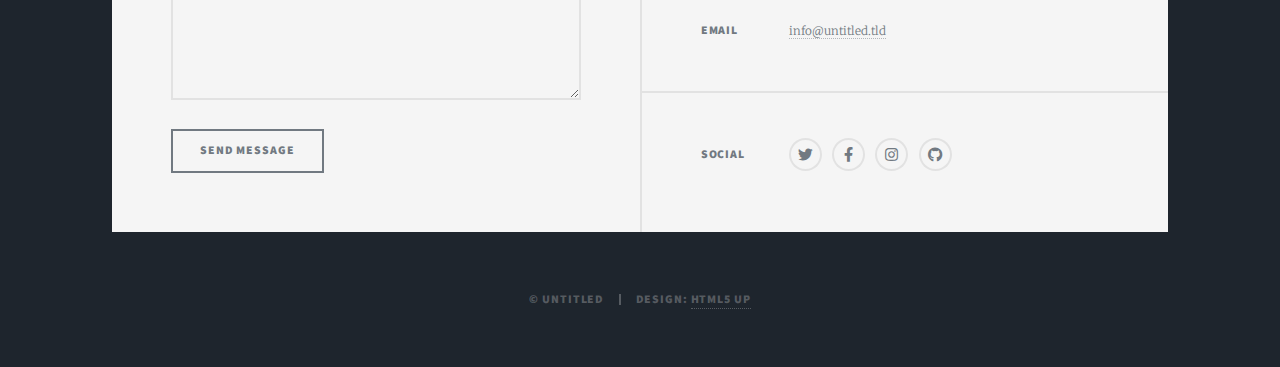
<file: Lesson 3.html>
<!DOCTYPE HTML>
<html>
	<head>
		<title>Lesson 3</title>
		<meta charset="utf-8" />
		<meta name="viewport" content="width=device-width, initial-scale=1, user-scalable=no" />
		<link rel="stylesheet" href="assets/css/main.css" />
		<noscript><link rel="stylesheet" href="assets/css/noscript.css" /></noscript>
	</head>
	<body        >

<!-- Intro -->
					<div id="intro">
						<h1>Electronic<br />
						Portfolio
						</h1>
						<p>Created by Gian Sonsing of 9 - Family.</p>
						
					</div>



				<!-- Nav -->
				<nav id="nav">
						<ul class="links">
							<li><a href="elements.html">Back</a></li>
							<li><a href="Lesson 1.html">Lesson 1</a></li>
							<li><a href="Lesson 2.html">Lesson 2</a></li>
							<li class="active"><a href="Lesson 3.html">Lesson 3</a></li>
							<li><a href="Lesson 4.html">Lesson 4</a></li>
							<li><a href="Lesson 5.html">Lesson 5</a></li>
							<li><a href="Lesson 6.html">Lesson 6</a></li>
						</ul>
						<ul class="icons">
							<li><a href="#" class="icon brands fa-twitter"><span class="label">Twitter</span></a></li>
							<li><a href="#" class="icon brands fa-facebook-f"><span class="label">Facebook</span></a></li>
							<li><a href="#" class="icon brands fa-instagram"><span class="label">Instagram</span></a></li>
							<li><a href="#" class="icon brands fa-github"><span class="label">GitHub</span></a></li>
						</ul>
					</nav>

				<!-- Main -->
					<div id="main">

						<!-- Featured Post -->
							<article class="post featured">
								<header class="major">
									<span class="date">October, 2025</span>
									 <h2>Lesson 3: CSS Basics, Display, Span, and Div Tags</h2>

								</header>
						



<h2>1. Types of CSS</h2>
<p>There are three main types of Cascading Style Sheets (CSS):</p>
<ul>
  <li><b>Inline CSS</b> – Applied directly within an HTML tag using the <code>style</code> attribute.</li>
  <li><b>Internal or Embedded CSS</b> – Written inside the <code>&lt;style&gt;</code> tag within the <code>&lt;head&gt;</code> section of the HTML file.</li>
  <li><b>External CSS</b> – Written in a separate <code>.css</code> file and linked using the <code>&lt;link&gt;</code> tag.</li>
</ul>

<h2>2. The Display Property</h2>
<p>The <b>display property</b> controls how an element is shown on a webpage. The two main display types are:</p>
<ul>
  <li><b>Block-level elements</b> – Occupy the full width available and start on a new line (e.g., <code>&lt;p&gt;</code>, <code>&lt;div&gt;</code>, <code>&lt;section&gt;</code>).</li>
  <li><b>Inline elements</b> – Display within a line of text without breaking it (e.g., <code>&lt;span&gt;</code>, <code>&lt;a&gt;</code>, <code>&lt;em&gt;</code>).</li>
</ul>
<p>Common values of the display property include: <code>display: block;</code>, <code>display: inline;</code>, <code>display: list-item;</code>, <code>display: none;</code>, and <code>display: inherit;</code>.</p>

<h2>3. The Div Tag</h2>
<p>The <code>&lt;div&gt;</code> tag divides a webpage into sections. It is a <b>block-level element</b> often used to group related content or define layout areas like headers and sidebars.</p>
<pre>
&lt;div class="header"&gt;Welcome!&lt;/div&gt;
</pre>

<h2>4. The Span Tag</h2>
<p>The <code>&lt;span&gt;</code> tag is an <b>inline element</b> used to style or highlight specific text within a line. It does not have default formatting, so CSS must be used to style it.</p>
<pre>
&lt;p&gt;This is a &lt;span style="color:red;"&gt;highlighted&lt;/span&gt; word.&lt;/p&gt;
</pre>

<h2>5. Difference Between Div and Span</h2>
<ul>
  <li><b>Div</b> – Used for large sections or layout blocks.</li>
  <li><b>Span</b> – Used for small portions of text or inline styling.</li>
</ul>

<h2>6. Summary</h2>
<p>CSS helps define the design and layout of a webpage. Understanding the display property, as well as the <code>div</code> and <code>span</code> tags, allows better control of webpage structure and presentation.</p>

<h2>7. What I Learned</h2>
<p>In this lesson, I learned how CSS helps make a webpage look more organized and creative. I now understand how to use the <code>div</code> tag to divide sections and the <code>span</code> tag to style small parts of text. I also found out how the display property affects how things appear on the page. It’s really cool to see how a few lines of code can change the whole look of a website. I think CSS makes designing webpages more fun and artistic.</p>


<hr>
						
							</article>
							</div>

					
					<footer id="footer">
						<section>
							<form method="post" action="#">
								<div class="fields">
									<div class="field">
										<label for="name">Name</label>
										<input type="text" name="name" id="name" />
									</div>
									<div class="field">
										<label for="email">Email</label>
										<input type="text" name="email" id="email" />
									</div>
									<div class="field">
										<label for="message">Message</label>
										<textarea name="message" id="message" rows="3"></textarea>
									</div>
								</div>
								<ul class="actions">
									<li><input type="submit" value="Send Message" /></li>
								</ul>
							</form>
						</section>
						<section class="split contact">
							<section class="alt">
								<h3>Address</h3>
								<p>1234 Somewhere Road #87257<br />
								Nashville, TN 00000-0000</p>
							</section>
							<section>
								<h3>Phone</h3>
								<p><a href="#">(000) 000-0000</a></p>
							</section>
							<section>
								<h3>Email</h3>
								<p><a href="#">info@untitled.tld</a></p>
							</section>
							<section>
								<h3>Social</h3>
								<ul class="icons alt">
									<li><a href="#" class="icon brands alt fa-twitter"><span class="label">Twitter</span></a></li>
									<li><a href="#" class="icon brands alt fa-facebook-f"><span class="label">Facebook</span></a></li>
									<li><a href="#" class="icon brands alt fa-instagram"><span class="label">Instagram</span></a></li>
									<li><a href="#" class="icon brands alt fa-github"><span class="label">GitHub</span></a></li>
								</ul>
							</section>
						</section>
					</footer>

				<!-- Copyright -->
					<div id="copyright">
						<ul><li>&copy; Untitled</li><li>Design: <a href="https://html5up.net">HTML5 UP</a></li></ul>
					</div>

			</div>



	</body>
</html>
</html>
</file>
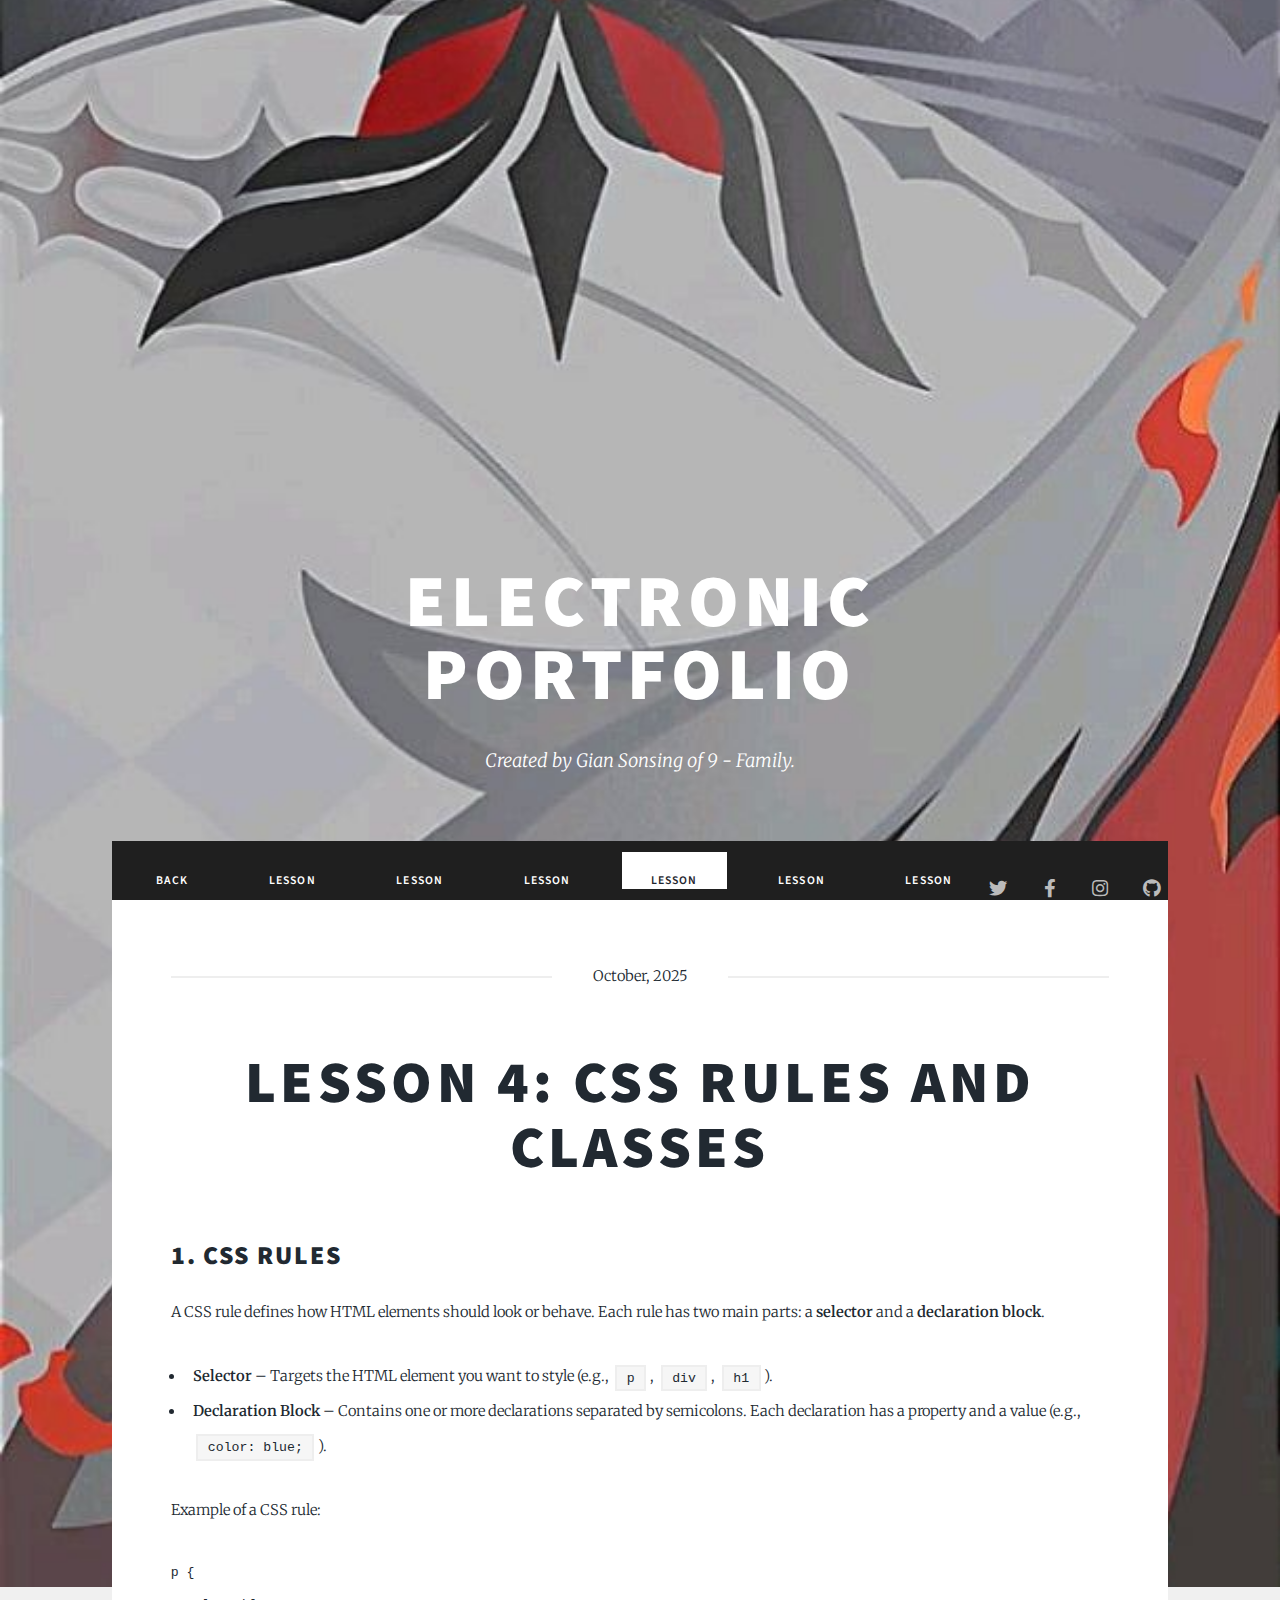
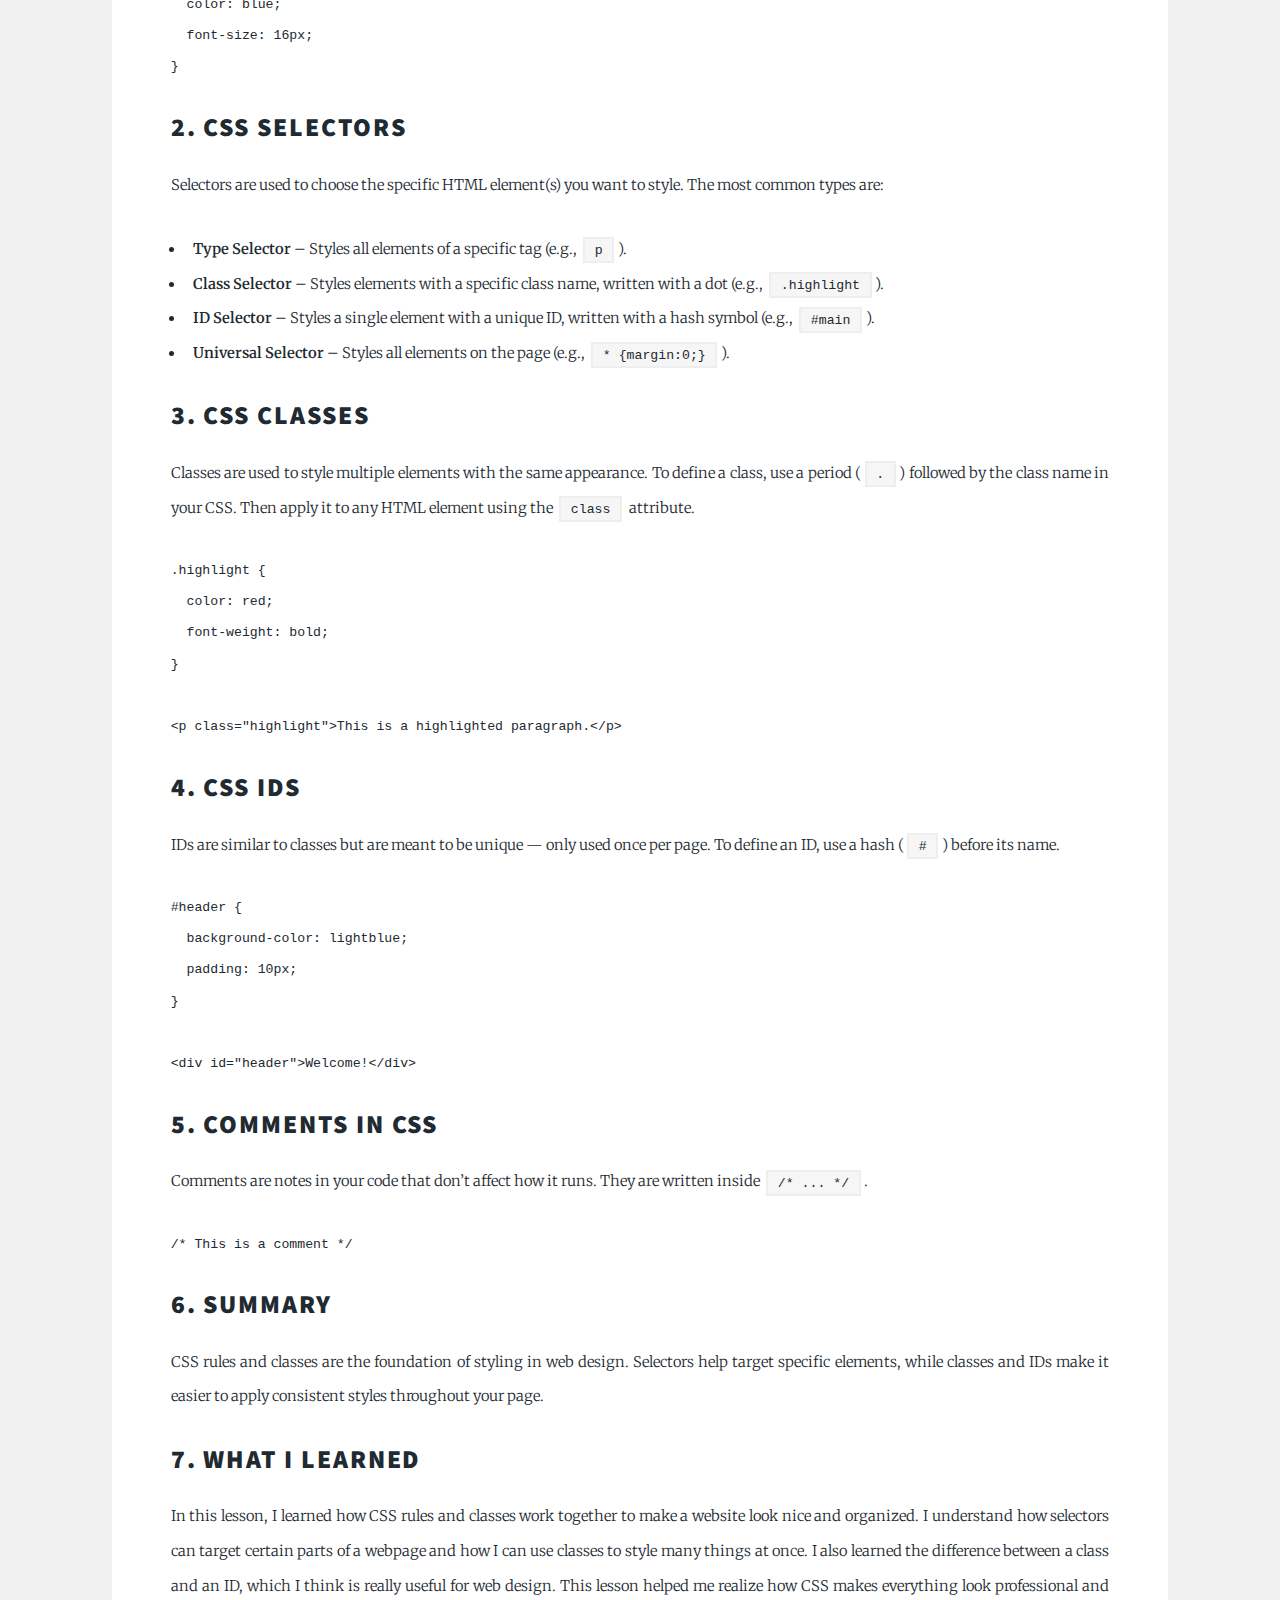
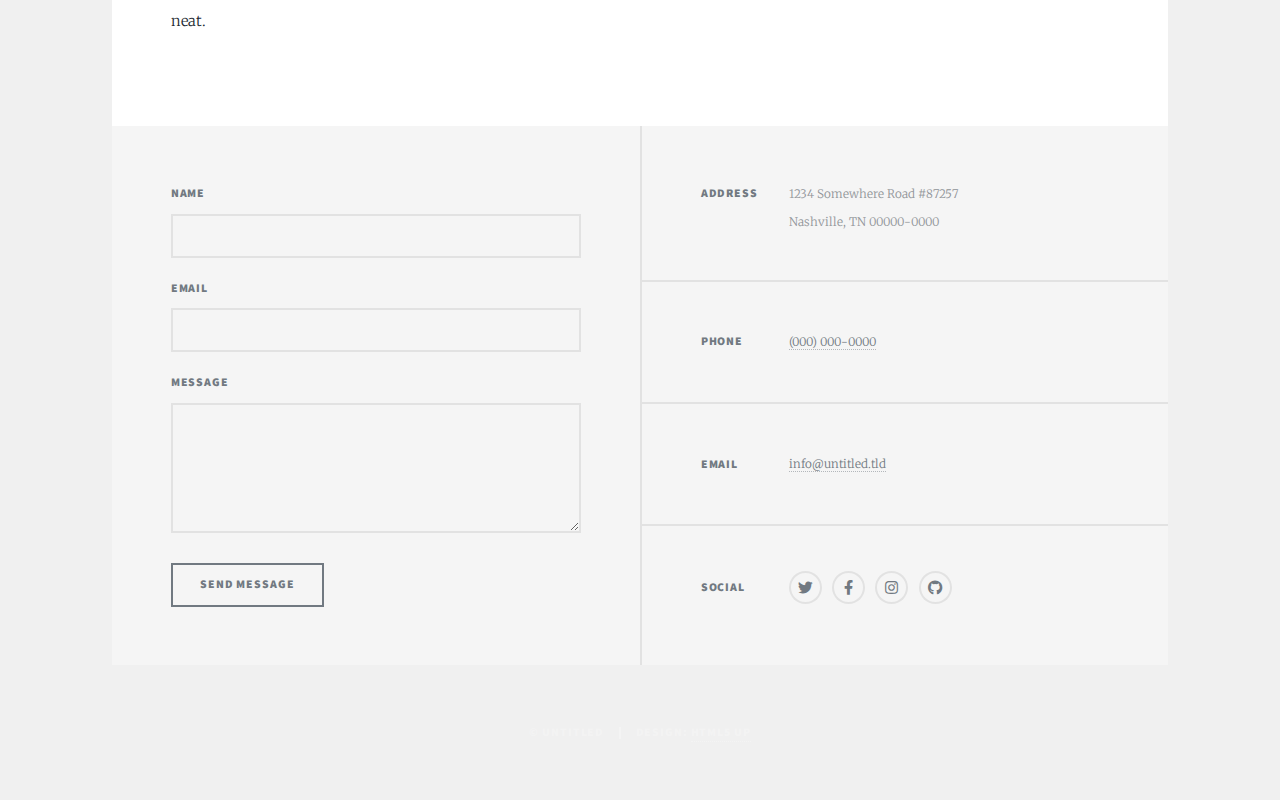
<file: Lesson 4.html>
<!DOCTYPE HTML>
<!--
	Massively by HTML5 UP
	html5up.net | @ajlkn
	Free for personal and commercial use under the CCA 3.0 license (html5up.net/license)
-->
<html>
	<head>
		<title>Lesson 4</title>
		<meta charset="utf-8" />
		<meta name="viewport" content="width=device-width, initial-scale=1, user-scalable=no" />
		<link rel="stylesheet" href="assets/css/main.css" />
		<noscript><link rel="stylesheet" href="assets/css/noscript.css" /></noscript>
	</head>
	<body        >

		<!-- Wrapper -->
			<div id="wrapper">

<!-- Intro -->
					<div id="intro">
						<h1>Electronic<br />
						Portfolio
						</h1>
						<p>Created by Gian Sonsing of 9 - Family.</p>
					
					</div>

				<!-- Nav -->
				<nav id="nav">
						<ul class="links">
							<li><a href="elements.html">Back</a></li>
							<li><a href="Lesson 1.html">Lesson 1</a></li>
							<li><a href="Lesson 2.html">Lesson 2</a></li>
							<li><a href="Lesson 3.html">Lesson 3</a></li>
							<li class="active"><a href="Lesson 4.html">Lesson 4</a></li>
							<li><a href="Lesson 5.html">Lesson 5</a></li>
							<li><a href="Lesson 6.html">Lesson 6</a></li>
						</ul>
						<ul class="icons">
							<li><a href="#" class="icon brands fa-twitter"><span class="label">Twitter</span></a></li>
							<li><a href="#" class="icon brands fa-facebook-f"><span class="label">Facebook</span></a></li>
							<li><a href="#" class="icon brands fa-instagram"><span class="label">Instagram</span></a></li>
							<li><a href="#" class="icon brands fa-github"><span class="label">GitHub</span></a></li>
						</ul>
					</nav>

				<!-- Main -->
					<div id="main">

						<!-- Post -->
							<section class="post">
								<header class="major">
									<span class="date"> October, 2025</span>
									<h1>Lesson 4: CSS Rules and Classes</h1>
								</header>
								<h1></h1>

<h2>1. CSS Rules</h2>
<p>A CSS rule defines how HTML elements should look or behave. Each rule has two main parts: a <b>selector</b> and a <b>declaration block</b>.</p>
<ul>
  <li><b>Selector</b> – Targets the HTML element you want to style (e.g., <code>p</code>, <code>div</code>, <code>h1</code>).</li>
  <li><b>Declaration Block</b> – Contains one or more declarations separated by semicolons. Each declaration has a property and a value (e.g., <code>color: blue;</code>).</li>
</ul>
<p>Example of a CSS rule:</p>
<pre>
p {
  color: blue;
  font-size: 16px;
}
</pre>

<h2>2. CSS Selectors</h2>
<p>Selectors are used to choose the specific HTML element(s) you want to style. The most common types are:</p>
<ul>
  <li><b>Type Selector</b> – Styles all elements of a specific tag (e.g., <code>p</code>).</li>
  <li><b>Class Selector</b> – Styles elements with a specific class name, written with a dot (e.g., <code>.highlight</code>).</li>
  <li><b>ID Selector</b> – Styles a single element with a unique ID, written with a hash symbol (e.g., <code>#main</code>).</li>
  <li><b>Universal Selector</b> – Styles all elements on the page (e.g., <code>* {margin:0;}</code>).</li>
</ul>

<h2>3. CSS Classes</h2>
<p>Classes are used to style multiple elements with the same appearance. To define a class, use a period (<code>.</code>) followed by the class name in your CSS. Then apply it to any HTML element using the <code>class</code> attribute.</p>
<pre>
.highlight {
  color: red;
  font-weight: bold;
}

&lt;p class="highlight"&gt;This is a highlighted paragraph.&lt;/p&gt;
</pre>

<h2>4. CSS IDs</h2>
<p>IDs are similar to classes but are meant to be unique — only used once per page. To define an ID, use a hash (<code>#</code>) before its name.</p>
<pre>
#header {
  background-color: lightblue;
  padding: 10px;
}

&lt;div id="header"&gt;Welcome!&lt;/div&gt;
</pre>

<h2>5. Comments in CSS</h2>
<p>Comments are notes in your code that don’t affect how it runs. They are written inside <code>/* ... */</code>.</p>
<pre>
/* This is a comment */
</pre>

<h2>6. Summary</h2>
<p>CSS rules and classes are the foundation of styling in web design. Selectors help target specific elements, while classes and IDs make it easier to apply consistent styles throughout your page.</p>

<h2>7. What I Learned</h2>
<p>In this lesson, I learned how CSS rules and classes work together to make a website look nice and organized. I understand how selectors can target certain parts of a webpage and how I can use classes to style many things at once. I also learned the difference between a class and an ID, which I think is really useful for web design. This lesson helped me realize how CSS makes everything look professional and neat.</p>

						
						
</ul>
					</div>

				<!-- Footer -->
					<footer id="footer">
						<section>
							<form method="post" action="#">
								<div class="fields">
									<div class="field">
										<label for="name">Name</label>
										<input type="text" name="name" id="name" />
									</div>
									<div class="field">
										<label for="email">Email</label>
										<input type="text" name="email" id="email" />
									</div>
									<div class="field">
										<label for="message">Message</label>
										<textarea name="message" id="message" rows="3"></textarea>
									</div>
								</div>
								<ul class="actions">
									<li><input type="submit" value="Send Message" /></li>
								</ul>
							</form>
						</section>
						<section class="split contact">
							<section class="alt">
								<h3>Address</h3>
								<p>1234 Somewhere Road #87257<br />
								Nashville, TN 00000-0000</p>
							</section>
							<section>
								<h3>Phone</h3>
								<p><a href="#">(000) 000-0000</a></p>
							</section>
							<section>
								<h3>Email</h3>
								<p><a href="#">info@untitled.tld</a></p>
							</section>
							<section>
								<h3>Social</h3>
								<ul class="icons alt">
									<li><a href="#" class="icon brands alt fa-twitter"><span class="label">Twitter</span></a></li>
									<li><a href="#" class="icon brands alt fa-facebook-f"><span class="label">Facebook</span></a></li>
									<li><a href="#" class="icon brands alt fa-instagram"><span class="label">Instagram</span></a></li>
									<li><a href="#" class="icon brands alt fa-github"><span class="label">GitHub</span></a></li>
								</ul>
							</section>
						</section>
					</footer>

				<!-- Copyright -->
					<div id="copyright">
						<ul><li>&copy; Untitled</li><li>Design: <a href="https://html5up.net">HTML5 UP</a></li></ul>
					</div>

			</div>


	</body>
</html>
</file>
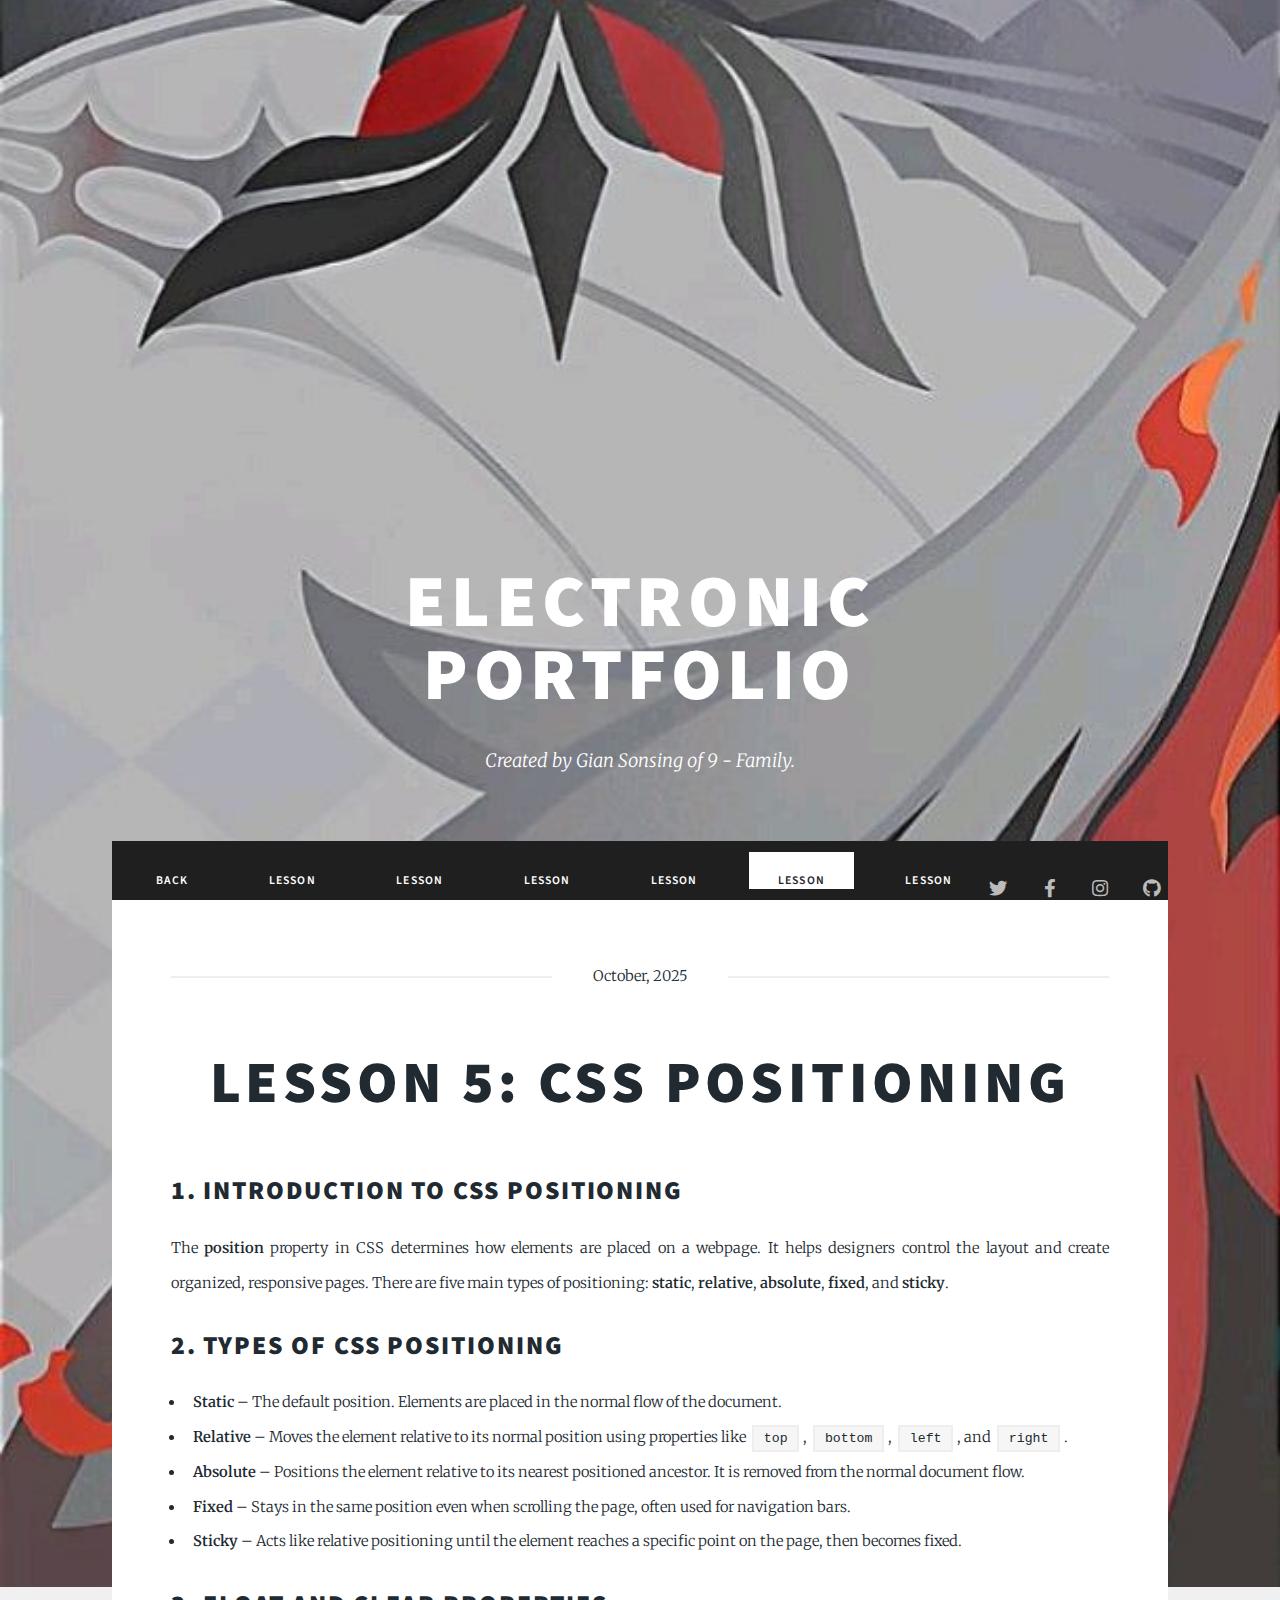
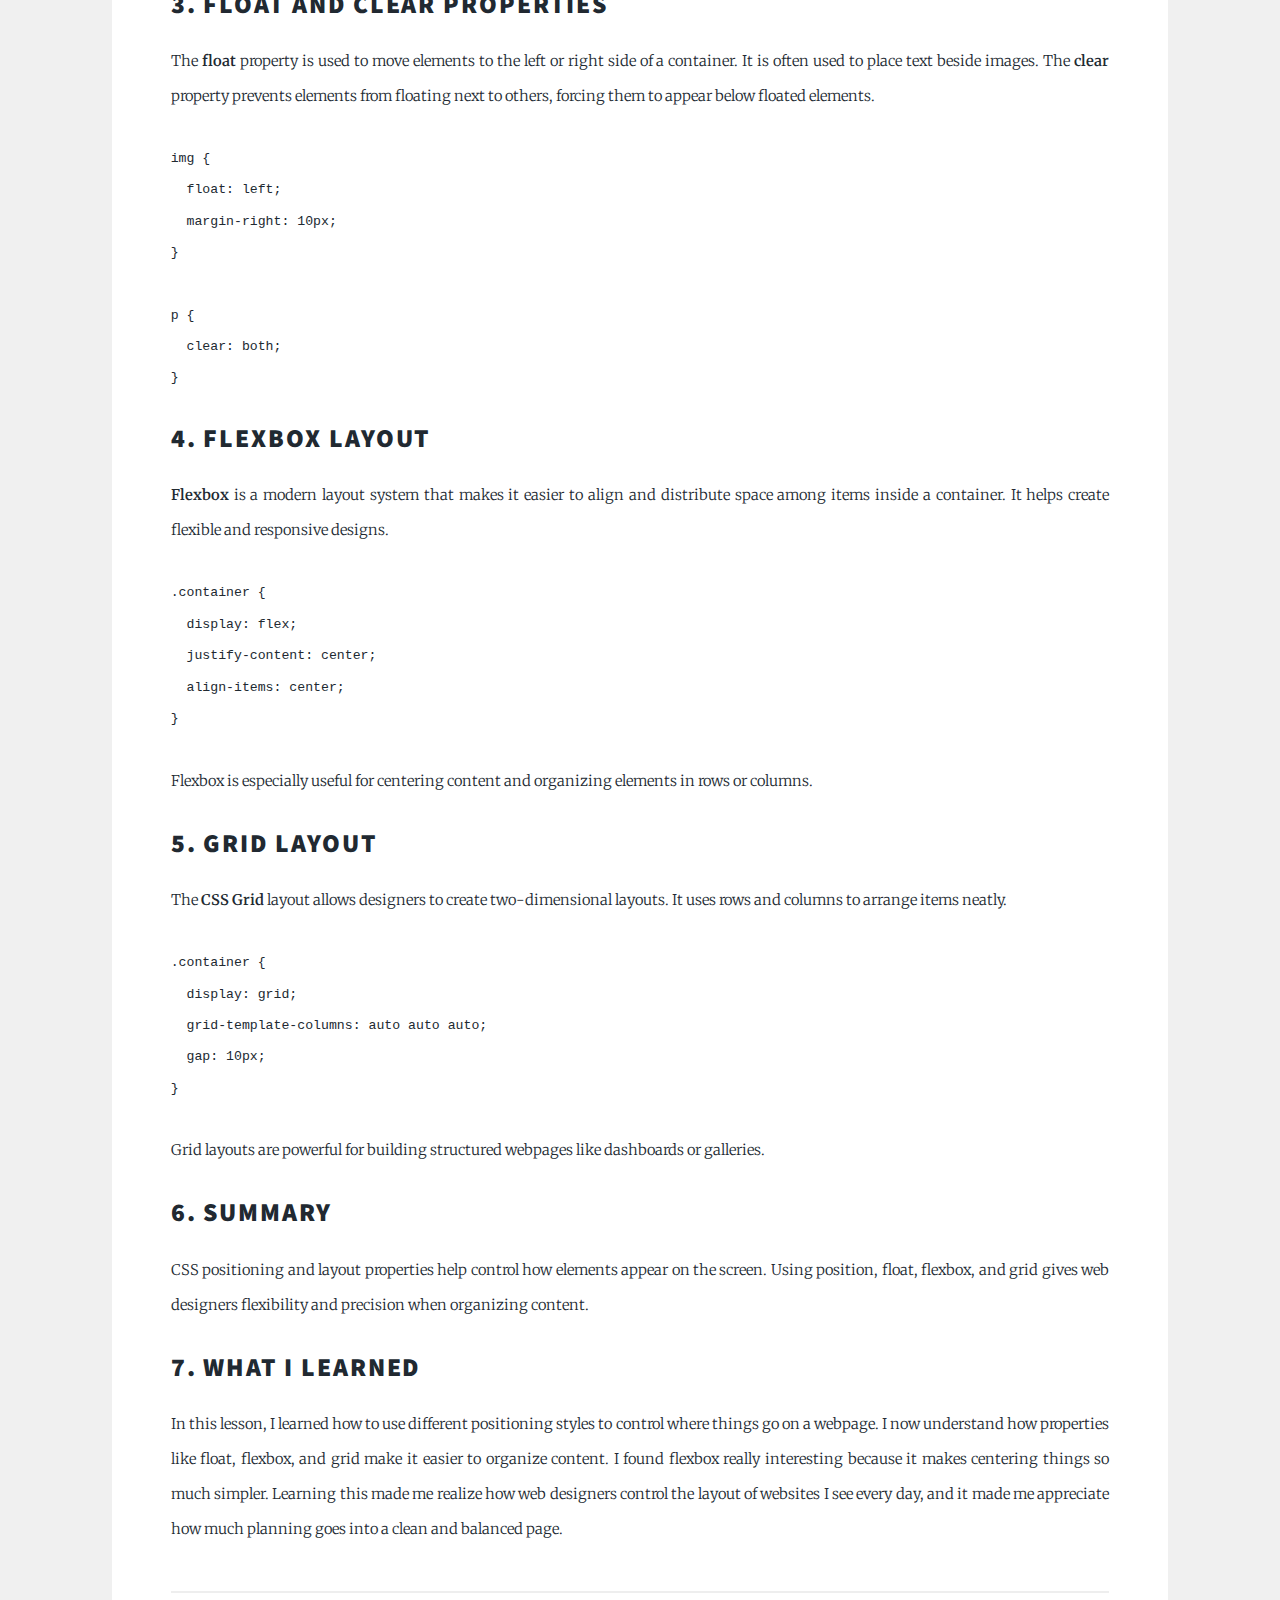
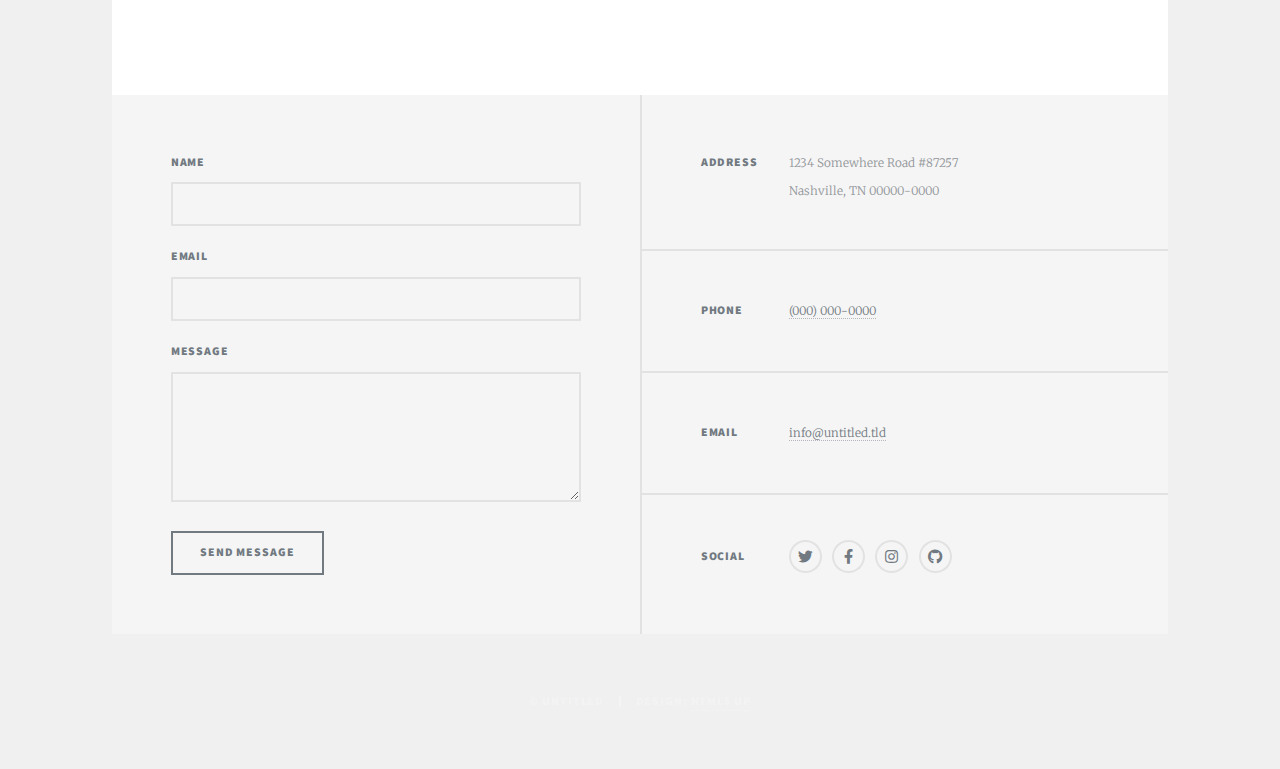
<file: Lesson 5.html>
<!DOCTYPE HTML>
<!--
	Massively by HTML5 UP
	html5up.net | @ajlkn
	Free for personal and commercial use under the CCA 3.0 license (html5up.net/license)
-->
<html>
	<head>
		<title>Lesson 5</title>
		<meta charset="utf-8" />
		<meta name="viewport" content="width=device-width, initial-scale=1, user-scalable=no" />
		<link rel="stylesheet" href="assets/css/main.css" />
		<noscript><link rel="stylesheet" href="assets/css/noscript.css" /></noscript>
	</head>
	<body        >

		<!-- Wrapper -->
			<div id="wrapper">

<!-- Intro -->
					<div id="intro">
						<h1>Electronic<br />
						Portfolio
						</h1>
						<p>Created by Gian Sonsing of 9 - Family.</p>
						
					</div>
				<!-- Nav -->
				<nav id="nav">
						<ul class="links">
							<li><a href="elements.html">Back</a></li>
							<li><a href="Lesson 1.html">Lesson 1</a></li>
							<li><a href="Lesson 2.html">Lesson 2</a></li>
							<li><a href="Lesson 3.html">Lesson 3</a></li>
							<li><a href="Lesson 4.html">Lesson 4</a></li>
							<li class="active"><a href="Lesson 5.html">Lesson 5</a></li>
							<li><a href="Lesson 6.html">Lesson 6</a></li>
						</ul>
						<ul class="icons">
							<li><a href="#" class="icon brands fa-twitter"><span class="label">Twitter</span></a></li>
							<li><a href="#" class="icon brands fa-facebook-f"><span class="label">Facebook</span></a></li>
							<li><a href="#" class="icon brands fa-instagram"><span class="label">Instagram</span></a></li>
							<li><a href="#" class="icon brands fa-github"><span class="label">GitHub</span></a></li>
						</ul>
					</nav>

				<!-- Main -->
					<div id="main">

						<!-- Post -->
							<section class="post">
								<header class="major">
									<span class="date"> October, 2025</span>
									<h1>Lesson 5: CSS Positioning</h1>
								</header>
								<h1></h1>

<h2>1. Introduction to CSS Positioning</h2>
<p>The <b>position</b> property in CSS determines how elements are placed on a webpage. It helps designers control the layout and create organized, responsive pages. There are five main types of positioning: <b>static</b>, <b>relative</b>, <b>absolute</b>, <b>fixed</b>, and <b>sticky</b>.</p>

<h2>2. Types of CSS Positioning</h2>
<ul>
  <li><b>Static</b> – The default position. Elements are placed in the normal flow of the document.</li>
  <li><b>Relative</b> – Moves the element relative to its normal position using properties like <code>top</code>, <code>bottom</code>, <code>left</code>, and <code>right</code>.</li>
  <li><b>Absolute</b> – Positions the element relative to its nearest positioned ancestor. It is removed from the normal document flow.</li>
  <li><b>Fixed</b> – Stays in the same position even when scrolling the page, often used for navigation bars.</li>
  <li><b>Sticky</b> – Acts like relative positioning until the element reaches a specific point on the page, then becomes fixed.</li>
</ul>

<h2>3. Float and Clear Properties</h2>
<p>The <b>float</b> property is used to move elements to the left or right side of a container. It is often used to place text beside images.  
The <b>clear</b> property prevents elements from floating next to others, forcing them to appear below floated elements.</p>
<pre>
img {
  float: left;
  margin-right: 10px;
}

p {
  clear: both;
}
</pre>

<h2>4. Flexbox Layout</h2>
<p><b>Flexbox</b> is a modern layout system that makes it easier to align and distribute space among items inside a container. It helps create flexible and responsive designs.</p>
<pre>
.container {
  display: flex;
  justify-content: center;
  align-items: center;
}
</pre>
<p>Flexbox is especially useful for centering content and organizing elements in rows or columns.</p>

<h2>5. Grid Layout</h2>
<p>The <b>CSS Grid</b> layout allows designers to create two-dimensional layouts. It uses rows and columns to arrange items neatly.</p>
<pre>
.container {
  display: grid;
  grid-template-columns: auto auto auto;
  gap: 10px;
}
</pre>
<p>Grid layouts are powerful for building structured webpages like dashboards or galleries.</p>

<h2>6. Summary</h2>
<p>CSS positioning and layout properties help control how elements appear on the screen. Using position, float, flexbox, and grid gives web designers flexibility and precision when organizing content.</p>

<h2>7. What I Learned</h2>
<p>In this lesson, I learned how to use different positioning styles to control where things go on a webpage. I now understand how properties like float, flexbox, and grid make it easier to organize content. I found flexbox really interesting because it makes centering things so much simpler. Learning this made me realize how web designers control the layout of websites I see every day, and it made me appreciate how much planning goes into a clean and balanced page.</p>

<hr>

						
						
</ul>
					</div>

				<!-- Footer -->
					<footer id="footer">
						<section>
							<form method="post" action="#">
								<div class="fields">
									<div class="field">
										<label for="name">Name</label>
										<input type="text" name="name" id="name" />
									</div>
									<div class="field">
										<label for="email">Email</label>
										<input type="text" name="email" id="email" />
									</div>
									<div class="field">
										<label for="message">Message</label>
										<textarea name="message" id="message" rows="3"></textarea>
									</div>
								</div>
								<ul class="actions">
									<li><input type="submit" value="Send Message" /></li>
								</ul>
							</form>
						</section>
						<section class="split contact">
							<section class="alt">
								<h3>Address</h3>
								<p>1234 Somewhere Road #87257<br />
								Nashville, TN 00000-0000</p>
							</section>
							<section>
								<h3>Phone</h3>
								<p><a href="#">(000) 000-0000</a></p>
							</section>
							<section>
								<h3>Email</h3>
								<p><a href="#">info@untitled.tld</a></p>
							</section>
							<section>
								<h3>Social</h3>
								<ul class="icons alt">
									<li><a href="#" class="icon brands alt fa-twitter"><span class="label">Twitter</span></a></li>
									<li><a href="#" class="icon brands alt fa-facebook-f"><span class="label">Facebook</span></a></li>
									<li><a href="#" class="icon brands alt fa-instagram"><span class="label">Instagram</span></a></li>
									<li><a href="#" class="icon brands alt fa-github"><span class="label">GitHub</span></a></li>
								</ul>
							</section>
						</section>
					</footer>

				<!-- Copyright -->
					<div id="copyright">
						<ul><li>&copy; Untitled</li><li>Design: <a href="https://html5up.net">HTML5 UP</a></li></ul>
					</div>

			</div>



	</body>
</html>
</file>
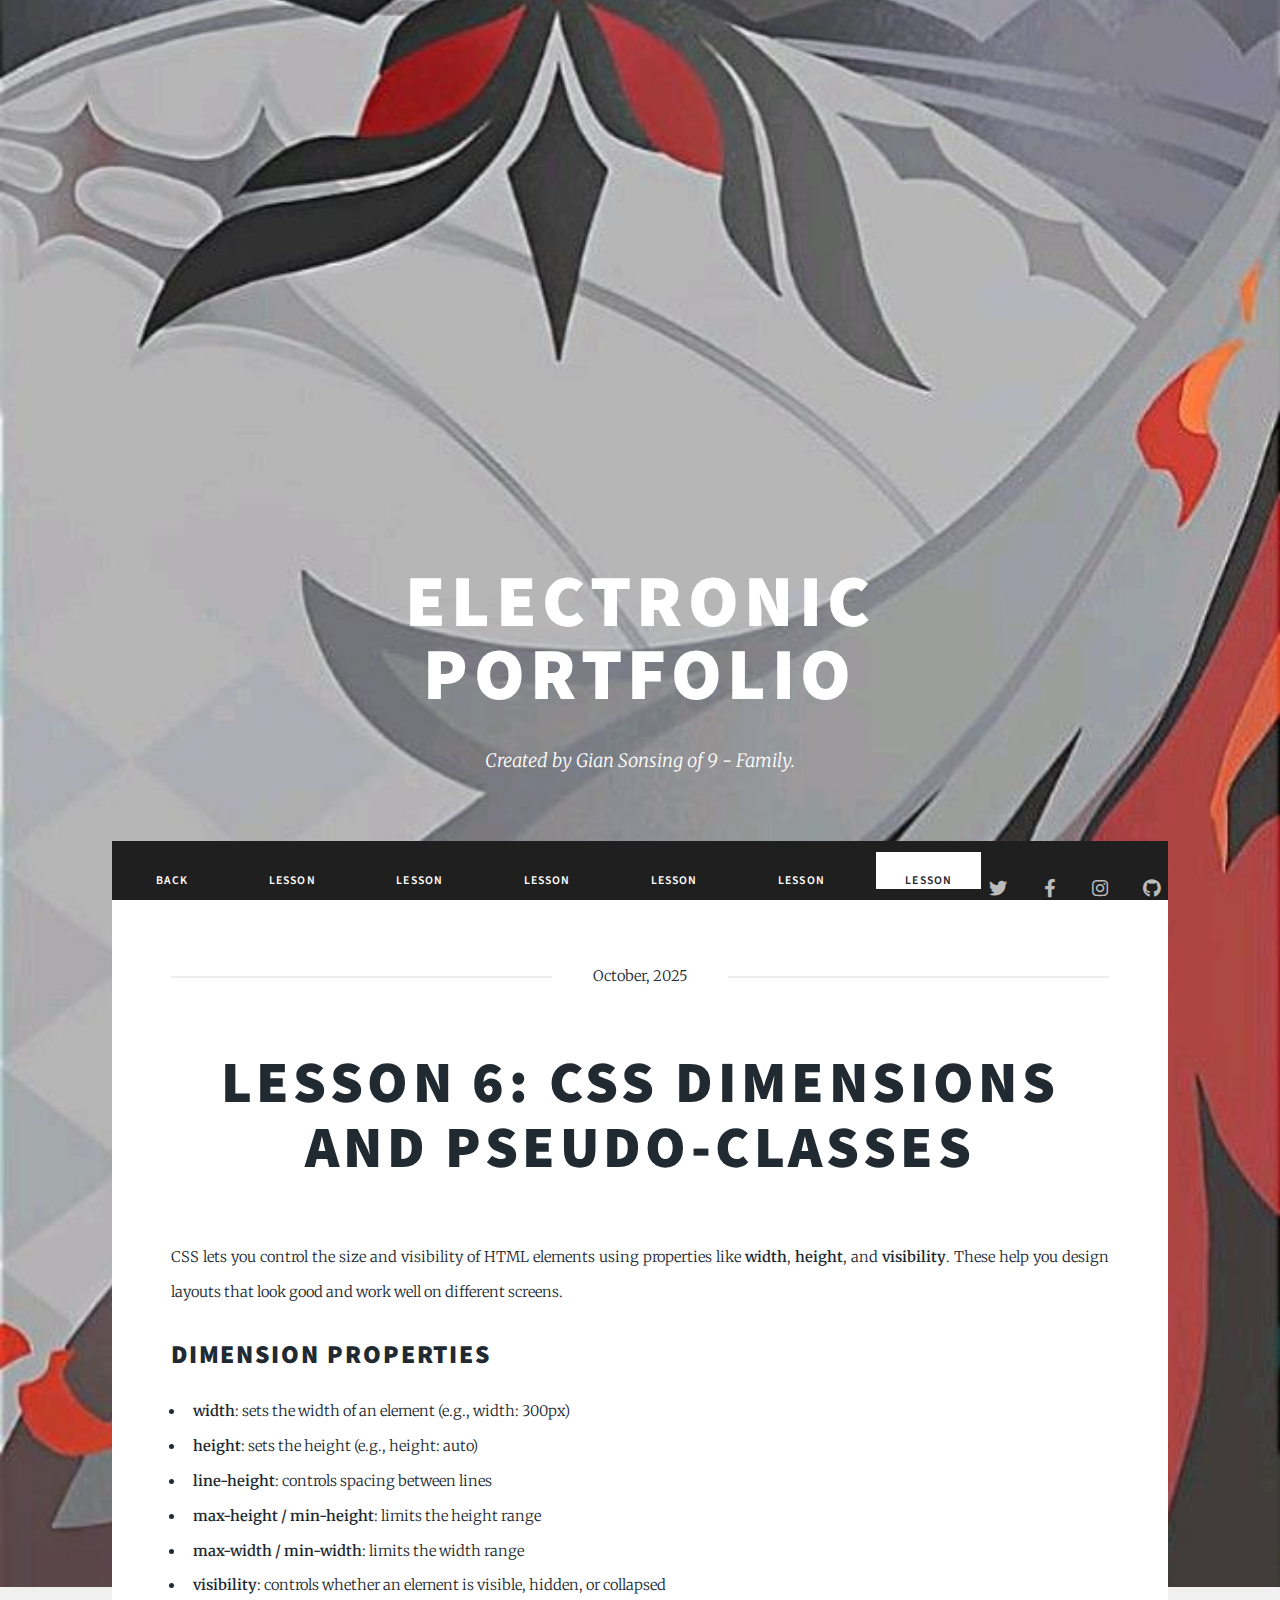
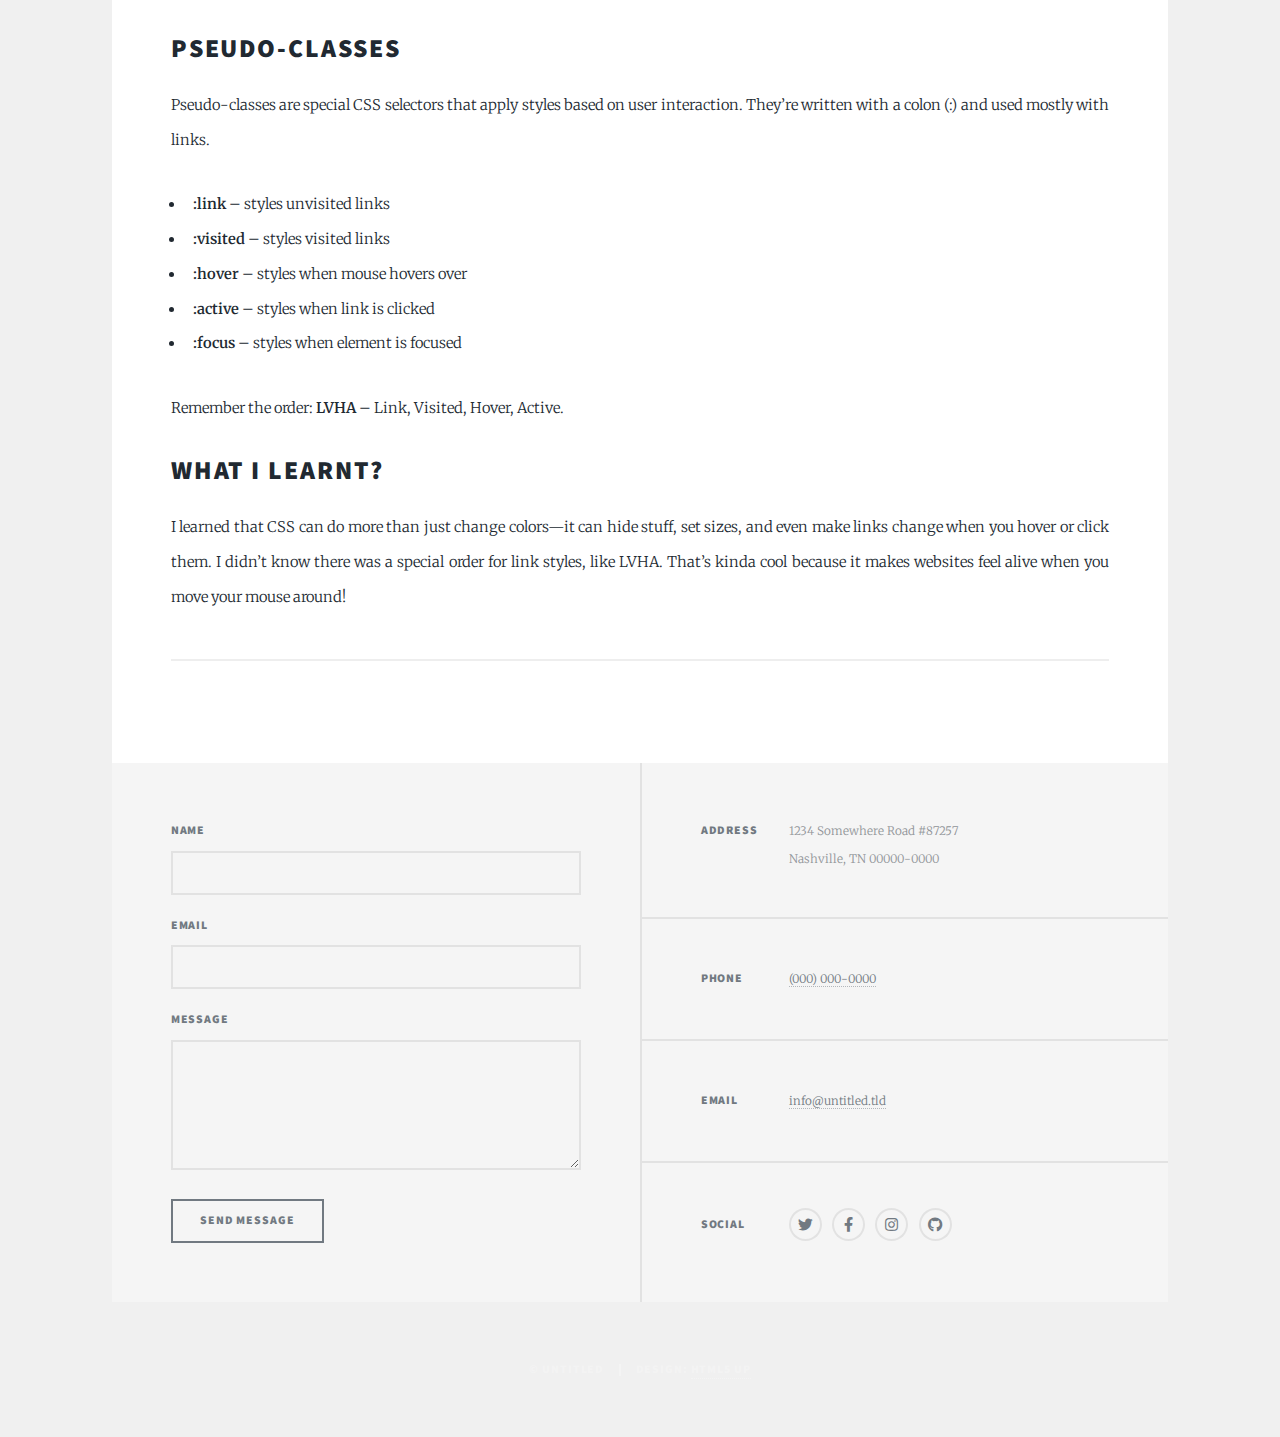
<file: Lesson 6.html>
<!DOCTYPE HTML>
<!--
	Massively by HTML5 UP
	html5up.net | @ajlkn
	Free for personal and commercial use under the CCA 3.0 license (html5up.net/license)
-->
<html>
	<head>
		<title>Lesson 6</title>
		<meta charset="utf-8" />
		<meta name="viewport" content="width=device-width, initial-scale=1, user-scalable=no" />
		<link rel="stylesheet" href="assets/css/main.css" />
		<noscript><link rel="stylesheet" href="assets/css/noscript.css" /></noscript>
	</head>
	<body        >

		<!-- Wrapper -->
			<div id="wrapper">

<!-- Intro -->
					<div id="intro">
						<h1>Electronic<br />
						Portfolio
						</h1>
						<p>Created by Gian Sonsing of 9 - Family.</p>
						
					</div>

				
				<!-- Nav -->
				<nav id="nav">
						<ul class="links">
							<li><a href="elements.html">Back</a></li>
							<li><a href="Lesson 1.html">Lesson 1</a></li>
							<li><a href="Lesson 2.html">Lesson 2</a></li>
							<li><a href="Lesson 3.html">Lesson 3</a></li>
							<li><a href="Lesson 4.html">Lesson 4</a></li>
							<li ><a href="Lesson 5.html">Lesson 5</a></li>
							<li class="active"><a href="Lesson 6.html">Lesson 6</a></li>
						</ul>
						<ul class="icons">
							<li><a href="#" class="icon brands fa-twitter"><span class="label">Twitter</span></a></li>
							<li><a href="#" class="icon brands fa-facebook-f"><span class="label">Facebook</span></a></li>
							<li><a href="#" class="icon brands fa-instagram"><span class="label">Instagram</span></a></li>
							<li><a href="#" class="icon brands fa-github"><span class="label">GitHub</span></a></li>
						</ul>
					</nav>

				<!-- Main -->
					<div id="main">

						<!-- Post -->
							<section class="post">
								<header class="major">
									<span class="date"> October, 2025</span>
									<h1>Lesson 6: CSS Dimensions and Pseudo-Classes</h1>
								</header>
								

 <p>CSS lets you control the size and visibility of HTML elements using properties like <strong>width</strong>, <strong>height</strong>, and <strong>visibility</strong>. These help you design layouts that look good and work well on different screens.</p>

  <h2>Dimension Properties</h2>
  <ul>
    <li><strong>width</strong>: sets the width of an element (e.g., width: 300px)</li>
    <li><strong>height</strong>: sets the height (e.g., height: auto)</li>
    <li><strong>line-height</strong>: controls spacing between lines</li>
    <li><strong>max-height / min-height</strong>: limits the height range</li>
    <li><strong>max-width / min-width</strong>: limits the width range</li>
    <li><strong>visibility</strong>: controls whether an element is visible, hidden, or collapsed</li>
  </ul>

  <h2>Pseudo-Classes</h2>
  <p>Pseudo-classes are special CSS selectors that apply styles based on user interaction. They’re written with a colon (:) and used mostly with links.</p>

  <ul>
    <li><strong>:link</strong> – styles unvisited links</li>
    <li><strong>:visited</strong> – styles visited links</li>
    <li><strong>:hover</strong> – styles when mouse hovers over</li>
    <li><strong>:active</strong> – styles when link is clicked</li>
    <li><strong>:focus</strong> – styles when element is focused</li>
  </ul>

  <p>Remember the order: <strong>LVHA</strong> – Link, Visited, Hover, Active.</p>

  <h2>What I learnt?</h2>
  <p>I learned that CSS can do more than just change colors—it can hide stuff, set sizes, and even make links change when you hover or click them. I didn’t know there was a special order for link styles, like LVHA. That’s kinda cool because it makes websites feel alive when you move your mouse around!</p>

<hr>

						
						
</ul>
					</div>

				<!-- Footer -->
					<footer id="footer">
						<section>
							<form method="post" action="#">
								<div class="fields">
									<div class="field">
										<label for="name">Name</label>
										<input type="text" name="name" id="name" />
									</div>
									<div class="field">
										<label for="email">Email</label>
										<input type="text" name="email" id="email" />
									</div>
									<div class="field">
										<label for="message">Message</label>
										<textarea name="message" id="message" rows="3"></textarea>
									</div>
								</div>
								<ul class="actions">
									<li><input type="submit" value="Send Message" /></li>
								</ul>
							</form>
						</section>
						<section class="split contact">
							<section class="alt">
								<h3>Address</h3>
								<p>1234 Somewhere Road #87257<br />
								Nashville, TN 00000-0000</p>
							</section>
							<section>
								<h3>Phone</h3>
								<p><a href="#">(000) 000-0000</a></p>
							</section>
							<section>
								<h3>Email</h3>
								<p><a href="#">info@untitled.tld</a></p>
							</section>
							<section>
								<h3>Social</h3>
								<ul class="icons alt">
									<li><a href="#" class="icon brands alt fa-twitter"><span class="label">Twitter</span></a></li>
									<li><a href="#" class="icon brands alt fa-facebook-f"><span class="label">Facebook</span></a></li>
									<li><a href="#" class="icon brands alt fa-instagram"><span class="label">Instagram</span></a></li>
									<li><a href="#" class="icon brands alt fa-github"><span class="label">GitHub</span></a></li>
								</ul>
							</section>
						</section>
					</footer>

				<!-- Copyright -->
					<div id="copyright">
						<ul><li>&copy; Untitled</li><li>Design: <a href="https://html5up.net">HTML5 UP</a></li></ul>
					</div>

			</div>



	</body>
</html>
</file>
<file: assets/css/main.css>
@import url(fontawesome-all.min.css);
@import url("https://fonts.googleapis.com/css?family=Merriweather:300,700,300italic,700italic|Source+Sans+Pro:900");

html, body, div, span, applet, object,
iframe, h1, h2, h3, h4, h5, h6, p, blockquote,
pre, a, abbr, acronym, address, big, cite,
code, del, dfn, em, img, ins, kbd, q, s, samp,
small, strike, strong, sub, sup, tt, var, b,
u, i, center, dl, dt, dd, ol, ul, li, fieldset,
form, label, legend, table, caption, tbody,
tfoot, thead, tr, th, td, article, aside,
canvas, details, embed, figure, figcaption,
footer, header, hgroup, menu, nav, output, ruby,
section, summary, time, mark, audio, video {
	margin: 0;
	padding: 0;
	border: 0;
	font-size: 100%;
	font: inherit;
	vertical-align: baseline;}

article, aside, details, figcaption, figure,
footer, header, hgroup, menu, nav, section {
	display: block;}

body {
	line-height: 1;
}

ol, ul {
	list-style: none;
}

blockquote, q {
	quotes: none;
}

	blockquote:before, blockquote:after, q:before, q:after {
		content: '';
		content: none;
	}

table {
	border-collapse: collapse;
	border-spacing: 0;
}

body {
	-webkit-text-size-adjust: none;
}

mark {
	background-color: transparent;
	color: inherit;
}

input::-moz-focus-inner {
	border: 0;
	padding: 0;
}

input, select, textarea {
	-moz-appearance: none;
	-webkit-appearance: none;
	-ms-appearance: none;
	appearance: none;
}

/* Basic */

	@-ms-viewport {
		width: device-width;
	}

	body {
		-ms-overflow-style: scrollbar;
	}

	@media screen and (max-width: 480px) {

		html, body {
			min-width: 320px;
		}

	}

	html {
		box-sizing: border-box;
	}

	*, *:before, *:after {
		box-sizing: inherit;
	}

	body {
		background-color: #1e252d;
	}

/* Type */

	html {
		font-size: 16pt;
	}

		@media screen and (max-width: 1680px) {

			html {
				font-size: 12pt;
			}

		}

		@media screen and (max-width: 1280px) {

			html {
				font-size: 11pt;
			}

		}

		@media screen and (max-width: 360px) {

			html {
				font-size: 10pt;
			}

		}

	body {
		color: #212931;
	}

	body, input, select, textarea {
		font-family: "Merriweather", Georgia, serif;
		font-weight: 300;
		font-size: 1rem;
		line-height: 2.375;
	}

	a {
		-moz-transition: color 0.2s ease-in-out, background-color 0.2s ease-in-out, border-color 0.2s ease-in-out, box-shadow 0.2s ease-in-out;
		-webkit-transition: color 0.2s ease-in-out, background-color 0.2s ease-in-out, border-color 0.2s ease-in-out, box-shadow 0.2s ease-in-out;
		-ms-transition: color 0.2s ease-in-out, background-color 0.2s ease-in-out, border-color 0.2s ease-in-out, box-shadow 0.2s ease-in-out;
		transition: color 0.2s ease-in-out, background-color 0.2s ease-in-out, border-color 0.2s ease-in-out, box-shadow 0.2s ease-in-out;
		border-bottom: dotted 1px;
		text-decoration: none;
	}

		a:hover {
			border-bottom-color: transparent;
		}

	strong, b {
		font-weight: 600;
	}

	em, i {
		font-style: italic;
	}

	p {
		text-align: justify;
		margin: 0 0 2rem 0;
	}

	h1, h2, h3, h4, h5, h6 {
		font-family: "Source Sans Pro", Helvetica, sans-serif;
		font-weight: 900;
		line-height: 1.5;
		letter-spacing: 0.075em;
		text-transform: uppercase;
		margin: 0 0 1rem 0;
	}

		h1 a, h2 a, h3 a, h4 a, h5 a, h6 a {
			border-bottom: 0;
			color: inherit;
			text-decoration: none;
		}

	h1 {
		font-size: 4rem;
		line-height: 1.1;
		margin: 0 0 2rem 0;
	}

	h2 {
		font-size: 1.75rem;
		line-height: 1.3;
		margin: 0 0 1.5rem 0;
	}

	h3 {
		font-size: 1.25rem;
		margin: 0 0 1.5rem 0;
	}

	h4 {
		font-size: 1rem;
	}

	h5 {
		font-size: 0.9rem;
	}

	h6 {
		font-size: 0.8rem;
	}

	sub {
		font-size: 0.8rem;
		position: relative;
		top: 0.5rem;
	}

	sup {
		font-size: 0.8rem;
		position: relative;
		top: -0.5rem;
	}

	blockquote {
		border-left: solid 4px;
		font-style: italic;
		margin: 0 0 2rem 0;
		padding: 0.5rem 0 0.5rem 2rem;
	}

	code {
		border: solid 2px;
		font-family: "Courier New", monospace;
		font-size: 0.9rem;
		margin: 0 0.25rem;
		padding: 0.25rem 0.65rem;
	}

	pre {
		-webkit-overflow-scrolling: touch;
		font-family: "Courier New", monospace;
		font-size: 0.9rem;
		margin: 0 0 2rem 0;
	}

		pre code {
			display: block;
			line-height: 1.75;
			padding: 1rem 1.5rem;
			overflow-x: auto;
		}

	hr {
		border: 0;
		border-bottom: solid 2px;
		margin: 3rem 0;
	}

		hr.major {
			margin: 5rem 0;
		}

	.align-left {
		text-align: left;
	}

	.align-center {
		text-align: center;
	}

	.align-right {
		text-align: right;
	}

	input, select, textarea {
		color: #212931;
	}

	a {
		color: #212931;
		border-bottom-color: rgba(33, 41, 49, 0.5);
	}

		a:hover {
			border-bottom-color: transparent;
			color: #18bfef !important;
		}

	strong, b {
		color: #212931;
	}

	h1, h2, h3, h4, h5, h6 {
		color: #212931;
	}

	blockquote {
		border-left-color: #eeeeee;
	}

	code {
		background: rgba(220, 220, 220, 0.25);
		border-color: #eeeeee;
	}

	hr {
		border-bottom-color: #eeeeee;
	}

/* Row */

	.row {
		display: flex;
		flex-wrap: wrap;
		box-sizing: border-box;
		align-items: stretch;
	}

		.row > * {
			box-sizing: border-box;
		}

		.row.gtr-uniform > * > :last-child {
			margin-bottom: 0;
		}

		.row.aln-left {
			justify-content: flex-start;
		}

		.row.aln-center {
			justify-content: center;
		}

		.row.aln-right {
			justify-content: flex-end;
		}

		.row.aln-top {
			align-items: flex-start;
		}

		.row.aln-middle {
			align-items: center;
		}

		.row.aln-bottom {
			align-items: flex-end;
		}

		.row > .imp {
			order: -1;
		}

		.row > .col-1 {
			width: 8.33333%;
		}

		.row > .off-1 {
			margin-left: 8.33333%;
		}

		.row > .col-2 {
			width: 16.66667%;
		}

		.row > .off-2 {
			margin-left: 16.66667%;
		}

		.row > .col-3 {
			width: 25%;
		}

		.row > .off-3 {
			margin-left: 25%;
		}

		.row > .col-4 {
			width: 33.33333%;
		}

		.row > .off-4 {
			margin-left: 33.33333%;
		}

		.row > .col-5 {
			width: 41.66667%;
		}

		.row > .off-5 {
			margin-left: 41.66667%;
		}

		.row > .col-6 {
			width: 50%;
		}

		.row > .off-6 {
			margin-left: 50%;
		}

		.row > .col-7 {
			width: 58.33333%;
		}

		.row > .off-7 {
			margin-left: 58.33333%;
		}

		.row > .col-8 {
			width: 66.66667%;
		}

		.row > .off-8 {
			margin-left: 66.66667%;
		}

		.row > .col-9 {
			width: 75%;
		}

		.row > .off-9 {
			margin-left: 75%;
		}

		.row > .col-10 {
			width: 83.33333%;
		}

		.row > .off-10 {
			margin-left: 83.33333%;
		}

		.row > .col-11 {
			width: 91.66667%;
		}

		.row > .off-11 {
			margin-left: 91.66667%;
		}

		.row > .col-12 {
			width: 100%;
		}

		.row > .off-12 {
			margin-left: 100%;
		}

		.row.gtr-0 {
			margin-top: 0;
			margin-left: 0rem;
		}

			.row.gtr-0 > * {
				padding: 0 0 0 0rem;
			}

			.row.gtr-0.gtr-uniform {
				margin-top: 0rem;
			}

				.row.gtr-0.gtr-uniform > * {
					padding-top: 0rem;
				}

		.row.gtr-25 {
			margin-top: 0;
			margin-left: -0.375rem;
		}

			.row.gtr-25 > * {
				padding: 0 0 0 0.375rem;
			}

			.row.gtr-25.gtr-uniform {
				margin-top: -0.375rem;
			}

				.row.gtr-25.gtr-uniform > * {
					padding-top: 0.375rem;
				}

		.row.gtr-50 {
			margin-top: 0;
			margin-left: -0.75rem;
		}

			.row.gtr-50 > * {
				padding: 0 0 0 0.75rem;
			}

			.row.gtr-50.gtr-uniform {
				margin-top: -0.75rem;
			}

				.row.gtr-50.gtr-uniform > * {
					padding-top: 0.75rem;
				}

		.row {
			margin-top: 0;
			margin-left: -1.5rem;
		}

			.row > * {
				padding: 0 0 0 1.5rem;
			}

			.row.gtr-uniform {
				margin-top: -1.5rem;
			}

				.row.gtr-uniform > * {
					padding-top: 1.5rem;
				}

		.row.gtr-150 {
			margin-top: 0;
			margin-left: -2.25rem;
		}

			.row.gtr-150 > * {
				padding: 0 0 0 2.25rem;
			}

			.row.gtr-150.gtr-uniform {
				margin-top: -2.25rem;
			}

				.row.gtr-150.gtr-uniform > * {
					padding-top: 2.25rem;
				}

		.row.gtr-200 {
			margin-top: 0;
			margin-left: -3rem;
		}

			.row.gtr-200 > * {
				padding: 0 0 0 3rem;
			}

			.row.gtr-200.gtr-uniform {
				margin-top: -3rem;
			}

				.row.gtr-200.gtr-uniform > * {
					padding-top: 3rem;
				}

		@media screen and (max-width: 1680px) {

			.row {
				display: flex;
				flex-wrap: wrap;
				box-sizing: border-box;
				align-items: stretch;
			}

				.row > * {
					box-sizing: border-box;
				}

				.row.gtr-uniform > * > :last-child {
					margin-bottom: 0;
				}

				.row.aln-left {
					justify-content: flex-start;
				}

				.row.aln-center {
					justify-content: center;
				}

				.row.aln-right {
					justify-content: flex-end;
				}

				.row.aln-top {
					align-items: flex-start;
				}

				.row.aln-middle {
					align-items: center;
				}

				.row.aln-bottom {
					align-items: flex-end;
				}

				.row > .imp-xlarge {
					order: -1;
				}

				.row > .col-1-xlarge {
					width: 8.33333%;
				}

				.row > .off-1-xlarge {
					margin-left: 8.33333%;
				}

				.row > .col-2-xlarge {
					width: 16.66667%;
				}

				.row > .off-2-xlarge {
					margin-left: 16.66667%;
				}

				.row > .col-3-xlarge {
					width: 25%;
				}

				.row > .off-3-xlarge {
					margin-left: 25%;
				}

				.row > .col-4-xlarge {
					width: 33.33333%;
				}

				.row > .off-4-xlarge {
					margin-left: 33.33333%;
				}

				.row > .col-5-xlarge {
					width: 41.66667%;
				}

				.row > .off-5-xlarge {
					margin-left: 41.66667%;
				}

				.row > .col-6-xlarge {
					width: 50%;
				}

				.row > .off-6-xlarge {
					margin-left: 50%;
				}

				.row > .col-7-xlarge {
					width: 58.33333%;
				}

				.row > .off-7-xlarge {
					margin-left: 58.33333%;
				}

				.row > .col-8-xlarge {
					width: 66.66667%;
				}

				.row > .off-8-xlarge {
					margin-left: 66.66667%;
				}

				.row > .col-9-xlarge {
					width: 75%;
				}

				.row > .off-9-xlarge {
					margin-left: 75%;
				}

				.row > .col-10-xlarge {
					width: 83.33333%;
				}

				.row > .off-10-xlarge {
					margin-left: 83.33333%;
				}

				.row > .col-11-xlarge {
					width: 91.66667%;
				}

				.row > .off-11-xlarge {
					margin-left: 91.66667%;
				}

				.row > .col-12-xlarge {
					width: 100%;
				}

				.row > .off-12-xlarge {
					margin-left: 100%;
				}

				.row.gtr-0 {
					margin-top: 0;
					margin-left: 0rem;
				}

					.row.gtr-0 > * {
						padding: 0 0 0 0rem;
					}

					.row.gtr-0.gtr-uniform {
						margin-top: 0rem;
					}

						.row.gtr-0.gtr-uniform > * {
							padding-top: 0rem;
						}

				.row.gtr-25 {
					margin-top: 0;
					margin-left: -0.375rem;
				}

					.row.gtr-25 > * {
						padding: 0 0 0 0.375rem;
					}

					.row.gtr-25.gtr-uniform {
						margin-top: -0.375rem;
					}

						.row.gtr-25.gtr-uniform > * {
							padding-top: 0.375rem;
						}

				.row.gtr-50 {
					margin-top: 0;
					margin-left: -0.75rem;
				}

					.row.gtr-50 > * {
						padding: 0 0 0 0.75rem;
					}

					.row.gtr-50.gtr-uniform {
						margin-top: -0.75rem;
					}

						.row.gtr-50.gtr-uniform > * {
							padding-top: 0.75rem;
						}

				.row {
					margin-top: 0;
					margin-left: -1.5rem;
				}

					.row > * {
						padding: 0 0 0 1.5rem;
					}

					.row.gtr-uniform {
						margin-top: -1.5rem;
					}

						.row.gtr-uniform > * {
							padding-top: 1.5rem;
						}

				.row.gtr-150 {
					margin-top: 0;
					margin-left: -2.25rem;
				}

					.row.gtr-150 > * {
						padding: 0 0 0 2.25rem;
					}

					.row.gtr-150.gtr-uniform {
						margin-top: -2.25rem;
					}

						.row.gtr-150.gtr-uniform > * {
							padding-top: 2.25rem;
						}

				.row.gtr-200 {
					margin-top: 0;
					margin-left: -3rem;
				}

					.row.gtr-200 > * {
						padding: 0 0 0 3rem;
					}

					.row.gtr-200.gtr-uniform {
						margin-top: -3rem;
					}

						.row.gtr-200.gtr-uniform > * {
							padding-top: 3rem;
						}

		}

		@media screen and (max-width: 1280px) {

			.row {
				display: flex;
				flex-wrap: wrap;
				box-sizing: border-box;
				align-items: stretch;
			}

				.row > * {
					box-sizing: border-box;
				}

				.row.gtr-uniform > * > :last-child {
					margin-bottom: 0;
				}

				.row.aln-left {
					justify-content: flex-start;
				}

				.row.aln-center {
					justify-content: center;
				}

				.row.aln-right {
					justify-content: flex-end;
				}

				.row.aln-top {
					align-items: flex-start;
				}

				.row.aln-middle {
					align-items: center;
				}

				.row.aln-bottom {
					align-items: flex-end;
				}

				.row > .imp-large {
					order: -1;
				}

				.row > .col-1-large {
					width: 8.33333%;
				}

				.row > .off-1-large {
					margin-left: 8.33333%;
				}

				.row > .col-2-large {
					width: 16.66667%;
				}

				.row > .off-2-large {
					margin-left: 16.66667%;
				}

				.row > .col-3-large {
					width: 25%;
				}

				.row > .off-3-large {
					margin-left: 25%;
				}

				.row > .col-4-large {
					width: 33.33333%;
				}

				.row > .off-4-large {
					margin-left: 33.33333%;
				}

				.row > .col-5-large {
					width: 41.66667%;
				}

				.row > .off-5-large {
					margin-left: 41.66667%;
				}

				.row > .col-6-large {
					width: 50%;
				}

				.row > .off-6-large {
					margin-left: 50%;
				}

				.row > .col-7-large {
					width: 58.33333%;
				}

				.row > .off-7-large {
					margin-left: 58.33333%;
				}

				.row > .col-8-large {
					width: 66.66667%;
				}

				.row > .off-8-large {
					margin-left: 66.66667%;
				}

				.row > .col-9-large {
					width: 75%;
				}

				.row > .off-9-large {
					margin-left: 75%;
				}

				.row > .col-10-large {
					width: 83.33333%;
				}

				.row > .off-10-large {
					margin-left: 83.33333%;
				}

				.row > .col-11-large {
					width: 91.66667%;
				}

				.row > .off-11-large {
					margin-left: 91.66667%;
				}

				.row > .col-12-large {
					width: 100%;
				}

				.row > .off-12-large {
					margin-left: 100%;
				}

				.row.gtr-0 {
					margin-top: 0;
					margin-left: 0rem;
				}

					.row.gtr-0 > * {
						padding: 0 0 0 0rem;
					}

					.row.gtr-0.gtr-uniform {
						margin-top: 0rem;
					}

						.row.gtr-0.gtr-uniform > * {
							padding-top: 0rem;
						}

				.row.gtr-25 {
					margin-top: 0;
					margin-left: -0.375rem;
				}

					.row.gtr-25 > * {
						padding: 0 0 0 0.375rem;
					}

					.row.gtr-25.gtr-uniform {
						margin-top: -0.375rem;
					}

						.row.gtr-25.gtr-uniform > * {
							padding-top: 0.375rem;
						}

				.row.gtr-50 {
					margin-top: 0;
					margin-left: -0.75rem;
				}

					.row.gtr-50 > * {
						padding: 0 0 0 0.75rem;
					}

					.row.gtr-50.gtr-uniform {
						margin-top: -0.75rem;
					}

						.row.gtr-50.gtr-uniform > * {
							padding-top: 0.75rem;
						}

				.row {
					margin-top: 0;
					margin-left: -1.5rem;
				}

					.row > * {
						padding: 0 0 0 1.5rem;
					}

					.row.gtr-uniform {
						margin-top: -1.5rem;
					}

						.row.gtr-uniform > * {
							padding-top: 1.5rem;
						}

				.row.gtr-150 {
					margin-top: 0;
					margin-left: -2.25rem;
				}

					.row.gtr-150 > * {
						padding: 0 0 0 2.25rem;
					}

					.row.gtr-150.gtr-uniform {
						margin-top: -2.25rem;
					}

						.row.gtr-150.gtr-uniform > * {
							padding-top: 2.25rem;
						}

				.row.gtr-200 {
					margin-top: 0;
					margin-left: -3rem;
				}

					.row.gtr-200 > * {
						padding: 0 0 0 3rem;
					}

					.row.gtr-200.gtr-uniform {
						margin-top: -3rem;
					}

						.row.gtr-200.gtr-uniform > * {
							padding-top: 3rem;
						}

		}

		@media screen and (max-width: 980px) {

			.row {
				display: flex;
				flex-wrap: wrap;
				box-sizing: border-box;
				align-items: stretch;
			}

				.row > * {
					box-sizing: border-box;
				}

				.row.gtr-uniform > * > :last-child {
					margin-bottom: 0;
				}

				.row.aln-left {
					justify-content: flex-start;
				}

				.row.aln-center {
					justify-content: center;
				}

				.row.aln-right {
					justify-content: flex-end;
				}

				.row.aln-top {
					align-items: flex-start;
				}

				.row.aln-middle {
					align-items: center;
				}

				.row.aln-bottom {
					align-items: flex-end;
				}

				.row > .imp-medium {
					order: -1;
				}

				.row > .col-1-medium {
					width: 8.33333%;
				}

				.row > .off-1-medium {
					margin-left: 8.33333%;
				}

				.row > .col-2-medium {
					width: 16.66667%;
				}

				.row > .off-2-medium {
					margin-left: 16.66667%;
				}

				.row > .col-3-medium {
					width: 25%;
				}

				.row > .off-3-medium {
					margin-left: 25%;
				}

				.row > .col-4-medium {
					width: 33.33333%;
				}

				.row > .off-4-medium {
					margin-left: 33.33333%;
				}

				.row > .col-5-medium {
					width: 41.66667%;
				}

				.row > .off-5-medium {
					margin-left: 41.66667%;
				}

				.row > .col-6-medium {
					width: 50%;
				}

				.row > .off-6-medium {
					margin-left: 50%;
				}

				.row > .col-7-medium {
					width: 58.33333%;
				}

				.row > .off-7-medium {
					margin-left: 58.33333%;
				}

				.row > .col-8-medium {
					width: 66.66667%;
				}

				.row > .off-8-medium {
					margin-left: 66.66667%;
				}

				.row > .col-9-medium {
					width: 75%;
				}

				.row > .off-9-medium {
					margin-left: 75%;
				}

				.row > .col-10-medium {
					width: 83.33333%;
				}

				.row > .off-10-medium {
					margin-left: 83.33333%;
				}

				.row > .col-11-medium {
					width: 91.66667%;
				}

				.row > .off-11-medium {
					margin-left: 91.66667%;
				}

				.row > .col-12-medium {
					width: 100%;
				}

				.row > .off-12-medium {
					margin-left: 100%;
				}

				.row.gtr-0 {
					margin-top: 0;
					margin-left: 0rem;
				}

					.row.gtr-0 > * {
						padding: 0 0 0 0rem;
					}

					.row.gtr-0.gtr-uniform {
						margin-top: 0rem;
					}

						.row.gtr-0.gtr-uniform > * {
							padding-top: 0rem;
						}

				.row.gtr-25 {
					margin-top: 0;
					margin-left: -0.375rem;
				}

					.row.gtr-25 > * {
						padding: 0 0 0 0.375rem;
					}

					.row.gtr-25.gtr-uniform {
						margin-top: -0.375rem;
					}

						.row.gtr-25.gtr-uniform > * {
							padding-top: 0.375rem;
						}

				.row.gtr-50 {
					margin-top: 0;
					margin-left: -0.75rem;
				}

					.row.gtr-50 > * {
						padding: 0 0 0 0.75rem;
					}

					.row.gtr-50.gtr-uniform {
						margin-top: -0.75rem;
					}

						.row.gtr-50.gtr-uniform > * {
							padding-top: 0.75rem;
						}

				.row {
					margin-top: 0;
					margin-left: -1.5rem;
				}

					.row > * {
						padding: 0 0 0 1.5rem;
					}

					.row.gtr-uniform {
						margin-top: -1.5rem;
					}

						.row.gtr-uniform > * {
							padding-top: 1.5rem;
						}

				.row.gtr-150 {
					margin-top: 0;
					margin-left: -2.25rem;
				}

					.row.gtr-150 > * {
						padding: 0 0 0 2.25rem;
					}

					.row.gtr-150.gtr-uniform {
						margin-top: -2.25rem;
					}

						.row.gtr-150.gtr-uniform > * {
							padding-top: 2.25rem;
						}

				.row.gtr-200 {
					margin-top: 0;
					margin-left: -3rem;
				}

					.row.gtr-200 > * {
						padding: 0 0 0 3rem;
					}

					.row.gtr-200.gtr-uniform {
						margin-top: -3rem;
					}

						.row.gtr-200.gtr-uniform > * {
							padding-top: 3rem;
						}

		}

		@media screen and (max-width: 736px) {

			.row {
				display: flex;
				flex-wrap: wrap;
				box-sizing: border-box;
				align-items: stretch;
			}

				.row > * {
					box-sizing: border-box;
				}

				.row.gtr-uniform > * > :last-child {
					margin-bottom: 0;
				}

				.row.aln-left {
					justify-content: flex-start;
				}

				.row.aln-center {
					justify-content: center;
				}

				.row.aln-right {
					justify-content: flex-end;
				}

				.row.aln-top {
					align-items: flex-start;
				}

				.row.aln-middle {
					align-items: center;
				}

				.row.aln-bottom {
					align-items: flex-end;
				}

				.row > .imp-small {
					order: -1;
				}

				.row > .col-1-small {
					width: 8.33333%;
				}

				.row > .off-1-small {
					margin-left: 8.33333%;
				}

				.row > .col-2-small {
					width: 16.66667%;
				}

				.row > .off-2-small {
					margin-left: 16.66667%;
				}

				.row > .col-3-small {
					width: 25%;
				}

				.row > .off-3-small {
					margin-left: 25%;
				}

				.row > .col-4-small {
					width: 33.33333%;
				}

				.row > .off-4-small {
					margin-left: 33.33333%;
				}

				.row > .col-5-small {
					width: 41.66667%;
				}

				.row > .off-5-small {
					margin-left: 41.66667%;
				}

				.row > .col-6-small {
					width: 50%;
				}

				.row > .off-6-small {
					margin-left: 50%;
				}

				.row > .col-7-small {
					width: 58.33333%;
				}

				.row > .off-7-small {
					margin-left: 58.33333%;
				}

				.row > .col-8-small {
					width: 66.66667%;
				}

				.row > .off-8-small {
					margin-left: 66.66667%;
				}

				.row > .col-9-small {
					width: 75%;
				}

				.row > .off-9-small {
					margin-left: 75%;
				}

				.row > .col-10-small {
					width: 83.33333%;
				}

				.row > .off-10-small {
					margin-left: 83.33333%;
				}

				.row > .col-11-small {
					width: 91.66667%;
				}

				.row > .off-11-small {
					margin-left: 91.66667%;
				}

				.row > .col-12-small {
					width: 100%;
				}

				.row > .off-12-small {
					margin-left: 100%;
				}

				.row.gtr-0 {
					margin-top: 0;
					margin-left: 0rem;
				}

					.row.gtr-0 > * {
						padding: 0 0 0 0rem;
					}

					.row.gtr-0.gtr-uniform {
						margin-top: 0rem;
					}

						.row.gtr-0.gtr-uniform > * {
							padding-top: 0rem;
						}

				.row.gtr-25 {
					margin-top: 0;
					margin-left: -0.375rem;
				}

					.row.gtr-25 > * {
						padding: 0 0 0 0.375rem;
					}

					.row.gtr-25.gtr-uniform {
						margin-top: -0.375rem;
					}

						.row.gtr-25.gtr-uniform > * {
							padding-top: 0.375rem;
						}

				.row.gtr-50 {
					margin-top: 0;
					margin-left: -0.75rem;
				}

					.row.gtr-50 > * {
						padding: 0 0 0 0.75rem;
					}

					.row.gtr-50.gtr-uniform {
						margin-top: -0.75rem;
					}

						.row.gtr-50.gtr-uniform > * {
							padding-top: 0.75rem;
						}

				.row {
					margin-top: 0;
					margin-left: -1.5rem;
				}

					.row > * {
						padding: 0 0 0 1.5rem;
					}

					.row.gtr-uniform {
						margin-top: -1.5rem;
					}

						.row.gtr-uniform > * {
							padding-top: 1.5rem;
						}

				.row.gtr-150 {
					margin-top: 0;
					margin-left: -2.25rem;
				}

					.row.gtr-150 > * {
						padding: 0 0 0 2.25rem;
					}

					.row.gtr-150.gtr-uniform {
						margin-top: -2.25rem;
					}

						.row.gtr-150.gtr-uniform > * {
							padding-top: 2.25rem;
						}

				.row.gtr-200 {
					margin-top: 0;
					margin-left: -3rem;
				}

					.row.gtr-200 > * {
						padding: 0 0 0 3rem;
					}

					.row.gtr-200.gtr-uniform {
						margin-top: -3rem;
					}

						.row.gtr-200.gtr-uniform > * {
							padding-top: 3rem;
						}

		}

		@media screen and (max-width: 480px) {

			.row {
				display: flex;
				flex-wrap: wrap;
				box-sizing: border-box;
				align-items: stretch;
			}

				.row > * {
					box-sizing: border-box;
				}

				.row.gtr-uniform > * > :last-child {
					margin-bottom: 0;
				}

				.row.aln-left {
					justify-content: flex-start;
				}

				.row.aln-center {
					justify-content: center;
				}

				.row.aln-right {
					justify-content: flex-end;
				}

				.row.aln-top {
					align-items: flex-start;
				}

				.row.aln-middle {
					align-items: center;
				}

				.row.aln-bottom {
					align-items: flex-end;
				}

				.row > .imp-xsmall {
					order: -1;
				}

				.row > .col-1-xsmall {
					width: 8.33333%;
				}

				.row > .off-1-xsmall {
					margin-left: 8.33333%;
				}

				.row > .col-2-xsmall {
					width: 16.66667%;
				}

				.row > .off-2-xsmall {
					margin-left: 16.66667%;
				}

				.row > .col-3-xsmall {
					width: 25%;
				}

				.row > .off-3-xsmall {
					margin-left: 25%;
				}

				.row > .col-4-xsmall {
					width: 33.33333%;
				}

				.row > .off-4-xsmall {
					margin-left: 33.33333%;
				}

				.row > .col-5-xsmall {
					width: 41.66667%;
				}

				.row > .off-5-xsmall {
					margin-left: 41.66667%;
				}

				.row > .col-6-xsmall {
					width: 50%;
				}

				.row > .off-6-xsmall {
					margin-left: 50%;
				}

				.row > .col-7-xsmall {
					width: 58.33333%;
				}

				.row > .off-7-xsmall {
					margin-left: 58.33333%;
				}

				.row > .col-8-xsmall {
					width: 66.66667%;
				}

				.row > .off-8-xsmall {
					margin-left: 66.66667%;
				}

				.row > .col-9-xsmall {
					width: 75%;
				}

				.row > .off-9-xsmall {
					margin-left: 75%;
				}

				.row > .col-10-xsmall {
					width: 83.33333%;
				}

				.row > .off-10-xsmall {
					margin-left: 83.33333%;
				}

				.row > .col-11-xsmall {
					width: 91.66667%;
				}

				.row > .off-11-xsmall {
					margin-left: 91.66667%;
				}

				.row > .col-12-xsmall {
					width: 100%;
				}

				.row > .off-12-xsmall {
					margin-left: 100%;
				}

				.row.gtr-0 {
					margin-top: 0;
					margin-left: 0rem;
				}

					.row.gtr-0 > * {
						padding: 0 0 0 0rem;
					}

					.row.gtr-0.gtr-uniform {
						margin-top: 0rem;
					}

						.row.gtr-0.gtr-uniform > * {
							padding-top: 0rem;
						}

				.row.gtr-25 {
					margin-top: 0;
					margin-left: -0.375rem;
				}

					.row.gtr-25 > * {
						padding: 0 0 0 0.375rem;
					}

					.row.gtr-25.gtr-uniform {
						margin-top: -0.375rem;
					}

						.row.gtr-25.gtr-uniform > * {
							padding-top: 0.375rem;
						}

				.row.gtr-50 {
					margin-top: 0;
					margin-left: -0.75rem;
				}

					.row.gtr-50 > * {
						padding: 0 0 0 0.75rem;
					}

					.row.gtr-50.gtr-uniform {
						margin-top: -0.75rem;
					}

						.row.gtr-50.gtr-uniform > * {
							padding-top: 0.75rem;
						}

				.row {
					margin-top: 0;
					margin-left: -1.5rem;
				}

					.row > * {
						padding: 0 0 0 1.5rem;
					}

					.row.gtr-uniform {
						margin-top: -1.5rem;
					}

						.row.gtr-uniform > * {
							padding-top: 1.5rem;
						}

				.row.gtr-150 {
					margin-top: 0;
					margin-left: -2.25rem;
				}

					.row.gtr-150 > * {
						padding: 0 0 0 2.25rem;
					}

					.row.gtr-150.gtr-uniform {
						margin-top: -2.25rem;
					}

						.row.gtr-150.gtr-uniform > * {
							padding-top: 2.25rem;
						}

				.row.gtr-200 {
					margin-top: 0;
					margin-left: -3rem;
				}

					.row.gtr-200 > * {
						padding: 0 0 0 3rem;
					}

					.row.gtr-200.gtr-uniform {
						margin-top: -3rem;
					}

						.row.gtr-200.gtr-uniform > * {
							padding-top: 3rem;
						}

		}

		@media screen and (max-width: 360px) {

			.row {
				display: flex;
				flex-wrap: wrap;
				box-sizing: border-box;
				align-items: stretch;
			}

				.row > * {
					box-sizing: border-box;
				}

				.row.gtr-uniform > * > :last-child {
					margin-bottom: 0;
				}

				.row.aln-left {
					justify-content: flex-start;
				}

				.row.aln-center {
					justify-content: center;
				}

				.row.aln-right {
					justify-content: flex-end;
				}

				.row.aln-top {
					align-items: flex-start;
				}

				.row.aln-middle {
					align-items: center;
				}

				.row.aln-bottom {
					align-items: flex-end;
				}

				.row > .imp-xxsmall {
					order: -1;
				}

				.row > .col-1-xxsmall {
					width: 8.33333%;
				}

				.row > .off-1-xxsmall {
					margin-left: 8.33333%;
				}

				.row > .col-2-xxsmall {
					width: 16.66667%;
				}

				.row > .off-2-xxsmall {
					margin-left: 16.66667%;
				}

				.row > .col-3-xxsmall {
					width: 25%;
				}

				.row > .off-3-xxsmall {
					margin-left: 25%;
				}

				.row > .col-4-xxsmall {
					width: 33.33333%;
				}

				.row > .off-4-xxsmall {
					margin-left: 33.33333%;
				}

				.row > .col-5-xxsmall {
					width: 41.66667%;
				}

				.row > .off-5-xxsmall {
					margin-left: 41.66667%;
				}

				.row > .col-6-xxsmall {
					width: 50%;
				}

				.row > .off-6-xxsmall {
					margin-left: 50%;
				}

				.row > .col-7-xxsmall {
					width: 58.33333%;
				}

				.row > .off-7-xxsmall {
					margin-left: 58.33333%;
				}

				.row > .col-8-xxsmall {
					width: 66.66667%;
				}

				.row > .off-8-xxsmall {
					margin-left: 66.66667%;
				}

				.row > .col-9-xxsmall {
					width: 75%;
				}

				.row > .off-9-xxsmall {
					margin-left: 75%;
				}

				.row > .col-10-xxsmall {
					width: 83.33333%;
				}

				.row > .off-10-xxsmall {
					margin-left: 83.33333%;
				}

				.row > .col-11-xxsmall {
					width: 91.66667%;
				}

				.row > .off-11-xxsmall {
					margin-left: 91.66667%;
				}

				.row > .col-12-xxsmall {
					width: 100%;
				}

				.row > .off-12-xxsmall {
					margin-left: 100%;
				}

				.row.gtr-0 {
					margin-top: 0;
					margin-left: 0rem;
				}

					.row.gtr-0 > * {
						padding: 0 0 0 0rem;
					}

					.row.gtr-0.gtr-uniform {
						margin-top: 0rem;
					}

						.row.gtr-0.gtr-uniform > * {
							padding-top: 0rem;
						}

				.row.gtr-25 {
					margin-top: 0;
					margin-left: -0.375rem;
				}

					.row.gtr-25 > * {
						padding: 0 0 0 0.375rem;
					}

					.row.gtr-25.gtr-uniform {
						margin-top: -0.375rem;
					}

						.row.gtr-25.gtr-uniform > * {
							padding-top: 0.375rem;
						}

				.row.gtr-50 {
					margin-top: 0;
					margin-left: -0.75rem;
				}

					.row.gtr-50 > * {
						padding: 0 0 0 0.75rem;
					}

					.row.gtr-50.gtr-uniform {
						margin-top: -0.75rem;
					}

						.row.gtr-50.gtr-uniform > * {
							padding-top: 0.75rem;
						}

				.row {
					margin-top: 0;
					margin-left: -1.5rem;
				}

					.row > * {
						padding: 0 0 0 1.5rem;
					}

					.row.gtr-uniform {
						margin-top: -1.5rem;
					}

						.row.gtr-uniform > * {
							padding-top: 1.5rem;
						}

				.row.gtr-150 {
					margin-top: 0;
					margin-left: -2.25rem;
				}

					.row.gtr-150 > * {
						padding: 0 0 0 2.25rem;
					}

					.row.gtr-150.gtr-uniform {
						margin-top: -2.25rem;
					}

						.row.gtr-150.gtr-uniform > * {
							padding-top: 2.25rem;
						}

				.row.gtr-200 {
					margin-top: 0;
					margin-left: -3rem;
				}

					.row.gtr-200 > * {
						padding: 0 0 0 3rem;
					}

					.row.gtr-200.gtr-uniform {
						margin-top: -3rem;
					}

						.row.gtr-200.gtr-uniform > * {
							padding-top: 3rem;
						}

		}

/* Box */

	.box {
		border: solid 2px;
		margin-bottom: 2rem;
		padding: 1.5rem;
	}

		.box > :last-child,
		.box > :last-child > :last-child,
		.box > :last-child > :last-child > :last-child {
			margin-bottom: 0;
		}

		.box.alt {
			border: 0;
			border-radius: 0;
			padding: 0;
		}

	.box {
		border-color: #eeeeee;
	}

/* Button */

input[type="submit"],
input[type="reset"],
input[type="button"],
button,
.button1{
	-moz-transition: background-color 0.2s ease-in-out, box-shadow 0.2s ease-in-out, color 0.2s ease-in-out;
	-webkit-transition: background-color 0.2s ease-in-out, box-shadow 0.2s ease-in-out, color 0.2s ease-in-out;
	-ms-transition: background-color 0.2s ease-in-out, box-shadow 0.2s ease-in-out, color 0.2s ease-in-out;
	transition: background-color 0.2s ease-in-out, box-shadow 0.2s ease-in-out, color 0.2s ease-in-out;
	border: 0;
	border-radius: 0;
	cursor: pointer;
	display: inline-block;
	font-family: "Source Sans Pro", Helvetica, sans-serif;
	font-size: 0.8rem;
	font-weight: 900;
	letter-spacing: 0.075em;
	height: 3rem;
	line-height: 3rem;
	padding: 0 2rem;
	text-align: center;
	text-decoration: none;
	text-transform: uppercase;
	white-space: nowrap;
}


.button2 {
	border: none;
	padding: 16px 32px;
	text-align: center;
	text-decoration: none;
	display: inline-block;
	font-size: 16px;
	margin: 4px 2px;
	transition-duration: 0.4s;
	cursor: pointer;
	border-radius: 30px;
	background-color: white;
	color: black;
	border: 5px solid #6C252E;
	height: 100px;
	width: 20%;
}

	.button2:hover {
		background-color: #964A57;
		color: white;
	}
	}

		input[type="submit"].icon:before,
		input[type="reset"].icon:before,
		input[type="button"].icon:before,
		button.icon:before,
		.button.icon:before {
			margin-right: 0.5rem;
		}

		input[type="submit"].icon.solo,
		input[type="reset"].icon.solo,
		input[type="button"].icon.solo,
		button.icon.solo,
		.button.icon.solo {
			position: relative;
			width: 4rem;
			height: 4rem;
			line-height: 4rem;
			border-radius: 4rem;
			text-indent: 4rem;
			overflow: hidden;
			padding: 0;
			white-space: nowrap;
		}

			input[type="submit"].icon.solo:before,
			input[type="reset"].icon.solo:before,
			input[type="button"].icon.solo:before,
			button.icon.solo:before,
			.button.icon.solo:before {
				position: absolute;
				display: block;
				top: 0;
				left: 0;
				width: inherit;
				height: inherit;
				line-height: inherit;
				font-size: 1.25rem;
				margin-right: 0;
				text-align: center;
				text-indent: 0;
			}

		input[type="submit"].fit,
		input[type="reset"].fit,
		input[type="button"].fit,
		button.fit,
		.button.fit {
			width: 100%;
		}

		input[type="submit"].small,
		input[type="reset"].small,
		input[type="button"].small,
		button.small,
		.button.small {
			font-size: 0.7rem;
			height: 2.5rem;
			line-height: 2.5rem;
			padding: 0 1.5rem;
		}

		input[type="submit"].large,
		input[type="reset"].large,
		input[type="button"].large,
		button.large,
		.button.large {
			font-size: 0.9rem;
			height: 3.5rem;
			line-height: 3.5rem;
			padding: 0 2.75rem;
		}

		@media screen and (max-width: 980px) {

			input[type="submit"],
			input[type="reset"],
			input[type="button"],
			button,
			.button {
				font-size: 0.9rem;
				height: 3.25rem;
				line-height: 3.25rem;
			}

				input[type="submit"].large,
				input[type="reset"].large,
				input[type="button"].large,
				button.large,
				.button.large {
					font-size: 1rem;
					height: 3.75rem;
					line-height: 3.75rem;
				}

		}

		input[type="submit"].disabled, input[type="submit"]:disabled,
		input[type="reset"].disabled,
		input[type="reset"]:disabled,
		input[type="button"].disabled,
		input[type="button"]:disabled,
		button.disabled,
		button:disabled,
		.button.disabled,
		.button:disabled {
			pointer-events: none;
			opacity: 0.25;
		}

	input[type="submit"],
	input[type="reset"],
	input[type="button"],
	button,
	.button {
		background-color: transparent;
		box-shadow: inset 0 0 0 2px #212931;
		color: #212931 !important;
	}

		input[type="submit"]:hover,
		input[type="reset"]:hover,
		input[type="button"]:hover,
		button:hover,
		.button:hover {
			box-shadow: inset 0 0 0 2px #18bfef;
			color: #18bfef !important;
		}

		input[type="submit"].primary,
		input[type="reset"].primary,
		input[type="button"].primary,
		button.primary,
		.button.primary {
			background-color: #212931;
			box-shadow: none;
			color: #ffffff !important;
		}

			input[type="submit"].primary:hover,
			input[type="reset"].primary:hover,
			input[type="button"].primary:hover,
			button.primary:hover,
			.button.primary:hover {
				background-color: #18bfef;
			}

/* Form */

	form {
		margin: 0 0 2rem 0;
	}

		form > :last-child {
			margin-bottom: 0;
		}

		form > .fields {
			display: -moz-flex;
			display: -webkit-flex;
			display: -ms-flex;
			display: flex;
			-moz-flex-wrap: wrap;
			-webkit-flex-wrap: wrap;
			-ms-flex-wrap: wrap;
			flex-wrap: wrap;
			width: calc(100% + 3rem);
			margin: -1.5rem 0 2rem -1.5rem;
		}

			form > .fields > .field {
				-moz-flex-grow: 0;
				-webkit-flex-grow: 0;
				-ms-flex-grow: 0;
				flex-grow: 0;
				-moz-flex-shrink: 0;
				-webkit-flex-shrink: 0;
				-ms-flex-shrink: 0;
				flex-shrink: 0;
				padding: 1.5rem 0 0 1.5rem;
				width: calc(100% - 1.5rem);
			}

				form > .fields > .field.half {
					width: calc(50% - 0.75rem);
				}

				form > .fields > .field.third {
					width: calc(100%/3 - 0.5rem);
				}

				form > .fields > .field.quarter {
					width: calc(25% - 0.375rem);
				}

		@media screen and (max-width: 480px) {

			form > .fields {
				width: calc(100% + 3rem);
				margin: -1.5rem 0 2rem -1.5rem;
			}

				form > .fields > .field {
					padding: 1.5rem 0 0 1.5rem;
					width: calc(100% - 1.5rem);
				}

					form > .fields > .field.half {
						width: calc(100% - 1.5rem);
					}

					form > .fields > .field.third {
						width: calc(100% - 1.5rem);
					}

					form > .fields > .field.quarter {
						width: calc(100% - 1.5rem);
					}

		}

	label {
		display: block;
		font-family: "Source Sans Pro", Helvetica, sans-serif;
		font-weight: 900;
		line-height: 1.5;
		letter-spacing: 0.075em;
		font-size: 0.8rem;
		text-transform: uppercase;
		margin: 0 0 0.75rem 0;
	}

		@media screen and (max-width: 980px) {

			label {
				font-size: 0.9rem;
			}

		}

	input[type="text"],
	input[type="password"],
	input[type="email"],
	select,
	textarea {
		-moz-appearance: none;
		-webkit-appearance: none;
		-ms-appearance: none;
		appearance: none;
		background: transparent;
		border-radius: 0;
		border: solid 2px;
		color: inherit;
		display: block;
		outline: 0;
		padding: 0 1rem;
		text-decoration: none;
		width: 100%;
	}

		input[type="text"]:invalid,
		input[type="password"]:invalid,
		input[type="email"]:invalid,
		select:invalid,
		textarea:invalid {
			box-shadow: none;
		}

	select {
		background-size: 1.25rem;
		background-repeat: no-repeat;
		background-position: calc(100% - 1rem) center;
		height: 3rem;
		padding-right: 3rem;
		text-overflow: ellipsis;
	}

		select:focus::-ms-value {
			background-color: transparent;
		}

		select::-ms-expand {
			display: none;
		}

	input[type="text"],
	input[type="password"],
	input[type="email"],
	select {
		height: 3rem;
	}

	textarea {
		padding: 0.75rem 1rem;
	}

	input[type="checkbox"],
	input[type="radio"] {
		-moz-appearance: none;
		-webkit-appearance: none;
		-ms-appearance: none;
		appearance: none;
		display: block;
		float: left;
		margin-right: -2rem;
		opacity: 0;
		width: 1rem;
		z-index: -1;
	}

		input[type="checkbox"] + label,
		input[type="radio"] + label {
			text-decoration: none;
			cursor: pointer;
			display: inline-block;
			font-size: 1rem;
			letter-spacing: 0;
			font-family: "Merriweather", Georgia, serif;
			text-transform: none;
			font-weight: 300;
			padding-left: 2.8rem;
			padding-right: 1rem;
			position: relative;
		}

			input[type="checkbox"] + label:before,
			input[type="radio"] + label:before {
				-moz-osx-font-smoothing: grayscale;
				-webkit-font-smoothing: antialiased;
				display: inline-block;
				font-style: normal;
				font-variant: normal;
				text-rendering: auto;
				line-height: 1;
				text-transform: none !important;
				font-family: 'Font Awesome 5 Free';
				font-weight: 900;
			}

			input[type="checkbox"] + label:before,
			input[type="radio"] + label:before {
				border-radius: 0;
				border: solid 2px;
				content: '';
				display: inline-block;
				font-size: 0.8rem;
				height: 1.8rem;
				left: 0;
				line-height: 1.65rem;
				position: absolute;
				text-align: center;
				top: -0.125rem;
				width: 1.8rem;
			}

		input[type="checkbox"]:checked + label:before,
		input[type="radio"]:checked + label:before {
			content: '\f00c';
		}

	input[type="checkbox"] + label:before {
		border-radius: 0;
	}

	input[type="radio"] + label:before {
		border-radius: 100%;
	}

	::-webkit-input-placeholder {
		opacity: 1.0;
	}

	:-moz-placeholder {
		opacity: 1.0;
	}

	::-moz-placeholder {
		opacity: 1.0;
	}

	:-ms-input-placeholder {
		opacity: 1.0;
	}

	label {
		color: #212931;
	}

	input[type="text"],
	input[type="password"],
	input[type="email"],
	select,
	textarea {
		border-color: #eeeeee;
	}

		input[type="text"]:focus,
		input[type="password"]:focus,
		input[type="email"]:focus,
		select:focus,
		textarea:focus {
			border-color: #18bfef;
		}

	select {
		background-image: url("data:image/svg+xml;charset=utf8,%3Csvg xmlns='http://www.w3.org/2000/svg' width='40' height='40' preserveAspectRatio='none' viewBox='0 0 40 40'%3E%3Cpath d='M9.4,12.3l10.4,10.4l10.4-10.4c0.2-0.2,0.5-0.4,0.9-0.4c0.3,0,0.6,0.1,0.9,0.4l3.3,3.3c0.2,0.2,0.4,0.5,0.4,0.9 c0,0.4-0.1,0.6-0.4,0.9L20.7,31.9c-0.2,0.2-0.5,0.4-0.9,0.4c-0.3,0-0.6-0.1-0.9-0.4L4.3,17.3c-0.2-0.2-0.4-0.5-0.4-0.9 c0-0.4,0.1-0.6,0.4-0.9l3.3-3.3c0.2-0.2,0.5-0.4,0.9-0.4S9.1,12.1,9.4,12.3z' fill='%23eeeeee' /%3E%3C/svg%3E");
	}

		select option {
			background-color: #ffffff;
			color: #212931;
		}

	.select-wrapper:before {
		color: #eeeeee;
	}

	input[type="checkbox"] + label,
	input[type="radio"] + label {
		color: #212931;
	}

		input[type="checkbox"] + label:before,
		input[type="radio"] + label:before {
			border-color: #eeeeee;
		}

	input[type="checkbox"]:checked + label:before,
	input[type="radio"]:checked + label:before {
		background-color: #212931;
		border-color: #212931;
		color: #ffffff;
	}

	input[type="checkbox"]:focus + label:before,
	input[type="radio"]:focus + label:before {
		border-color: #18bfef;
	}

	::-webkit-input-placeholder {
		color: #909498 !important;
	}

	:-moz-placeholder {
		color: #909498 !important;
	}

	::-moz-placeholder {
		color: #909498 !important;
	}

	:-ms-input-placeholder {
		color: #909498 !important;
	}

	.formerize-placeholder {
		color: #909498 !important;
	}

/* Icon */

	.icon {
		text-decoration: none;
		border-bottom: none;
		position: relative;
	}

		.icon:before {
			-moz-osx-font-smoothing: grayscale;
			-webkit-font-smoothing: antialiased;
			display: inline-block;
			font-style: normal;
			font-variant: normal;
			text-rendering: auto;
			line-height: 1;
			text-transform: none !important;
			font-family: 'Font Awesome 5 Free';
			font-weight: 400;
		}

		.icon > .label {
			display: none;
		}

		.icon:before {
			line-height: inherit;
		}

		.icon.solid:before {
			font-weight: 900;
		}

		.icon.brands:before {
			font-family: 'Font Awesome 5 Brands';
		}

/* Image */

	.image {
		border: 0;
		display: inline-block;
		position: relative;
	}

		.image img {
			display: block;
		}

		.image.left, .image.right {
			max-width: 40%;
		}

			.image.left img, .image.right img {
				width: 100%;
			}

		.image.left {
			float: left;
			margin: 0 2rem 2rem 0;
			top: 0.75rem;
		}

		.image.right {
			float: right;
			margin: 0 0 2rem 2rem;
			top: 0.75rem;
		}

		.image.fit {
			display: block;
			margin: 2.5rem 0;
			width: 100%;
		}

			.image.fit:first-child {
				margin-top: 0;
			}

			.image.fit img {
				width: 100%;
			}

		.image.main {
			display: block;
			margin: 4rem 0;
			width: 100%;
		}

			.image.main:first-child {
				margin-top: 0;
			}

			.image.main img {
				width: 100%;
			}

		@media screen and (max-width: 736px) {

			.image.fit {
				margin: 2rem 0;
			}

			.image.main {
				margin: 2rem 0;
			}

		}

	a.image {
		overflow: hidden;
	}

		a.image img {
			-moz-transition: -moz-transform 0.2s ease-out;
			-webkit-transition: -webkit-transform 0.2s ease-out;
			-ms-transition: -ms-transform 0.2s ease-out;
			transition: transform 0.2s ease-out;
		}

		a.image:hover img {
			-moz-transform: scale(1.05);
			-webkit-transform: scale(1.05);
			-ms-transform: scale(1.05);
			transform: scale(1.05);
		}

/* Actions */

	ul.actions {
		display: -moz-flex;
		display: -webkit-flex;
		display: -ms-flex;
		display: flex;
		cursor: default;
		list-style: none;
		margin-left: -1rem;
		padding-left: 0;
	}

		ul.actions li {
			padding: 0 0 0 1rem;
			vertical-align: middle;
		}

		ul.actions.special {
			-moz-justify-content: center;
			-webkit-justify-content: center;
			-ms-justify-content: center;
			justify-content: center;
			width: 100%;
			margin-left: 0;
		}

			ul.actions.special li:first-child {
				padding-left: 0;
			}

		ul.actions.stacked {
			-moz-flex-direction: column;
			-webkit-flex-direction: column;
			-ms-flex-direction: column;
			flex-direction: column;
			margin-left: 0;
		}

			ul.actions.stacked li {
				padding: 1.3rem 0 0 0;
			}

				ul.actions.stacked li:first-child {
					padding-top: 0;
				}

		ul.actions.fit {
			width: calc(100% + 1rem);
		}

			ul.actions.fit li {
				-moz-flex-grow: 1;
				-webkit-flex-grow: 1;
				-ms-flex-grow: 1;
				flex-grow: 1;
				-moz-flex-shrink: 1;
				-webkit-flex-shrink: 1;
				-ms-flex-shrink: 1;
				flex-shrink: 1;
				width: 100%;
			}

				ul.actions.fit li > * {
					width: 100%;
				}

			ul.actions.fit.stacked {
				width: 100%;
			}

		@media screen and (max-width: 480px) {

			ul.actions:not(.fixed) {
				-moz-flex-direction: column;
				-webkit-flex-direction: column;
				-ms-flex-direction: column;
				flex-direction: column;
				margin-left: 0;
				width: 100% !important;
			}

				ul.actions:not(.fixed) li {
					-moz-flex-grow: 1;
					-webkit-flex-grow: 1;
					-ms-flex-grow: 1;
					flex-grow: 1;
					-moz-flex-shrink: 1;
					-webkit-flex-shrink: 1;
					-ms-flex-shrink: 1;
					flex-shrink: 1;
					padding: 1rem 0 0 0;
					text-align: center;
					width: 100%;
				}

					ul.actions:not(.fixed) li > * {
						width: 100%;
					}

					ul.actions:not(.fixed) li:first-child {
						padding-top: 0;
					}

					ul.actions:not(.fixed) li input[type="submit"],
					ul.actions:not(.fixed) li input[type="reset"],
					ul.actions:not(.fixed) li input[type="button"],
					ul.actions:not(.fixed) li button,
					ul.actions:not(.fixed) li .button {
						width: 100%;
					}

						ul.actions:not(.fixed) li input[type="submit"].icon:before,
						ul.actions:not(.fixed) li input[type="reset"].icon:before,
						ul.actions:not(.fixed) li input[type="button"].icon:before,
						ul.actions:not(.fixed) li button.icon:before,
						ul.actions:not(.fixed) li .button.icon:before {
							margin-left: -0.5rem;
						}

		}

/* Icons */

	ul.icons {
		cursor: default;
		list-style: none;
		padding-left: 0;
	}

		ul.icons li {
			display: inline-block;
			padding: 0 0.5rem 0 0;
			vertical-align: middle;
		}

			ul.icons li:last-child {
				padding-right: 0;
			}

			ul.icons li .icon:before {
				width: 2.25rem;
				height: 2.25rem;
				line-height: 2.25rem;
				display: inline-block;
				text-align: center;
				border-radius: 100%;
				font-size: 1.25rem;
			}

		ul.icons.alt li .icon:before {
			-moz-transition: color 0.2s ease-in-out, background-color 0.2s ease-in-out, border-color 0.2s ease-in-out, box-shadow 0.2s ease-in-out;
			-webkit-transition: color 0.2s ease-in-out, background-color 0.2s ease-in-out, border-color 0.2s ease-in-out, box-shadow 0.2s ease-in-out;
			-ms-transition: color 0.2s ease-in-out, background-color 0.2s ease-in-out, border-color 0.2s ease-in-out, box-shadow 0.2s ease-in-out;
			transition: color 0.2s ease-in-out, background-color 0.2s ease-in-out, border-color 0.2s ease-in-out, box-shadow 0.2s ease-in-out;
			font-size: 1rem;
		}

/* List */

	ol {
		list-style: decimal;
		margin: 0 0 2rem 0;
		padding-left: 1.25rem;
	}

		ol li {
			padding-left: 0.25rem;
		}

	ul {
		list-style: disc;
		margin: 0 0 2rem 0;
		padding-left: 1rem;
	}

		ul li {
			padding-left: 0.5rem;
		}

		ul.divided {
			list-style: none;
			padding-left: 0;
		}

			ul.divided li {
				border-top: solid 1px;
				padding: 0.5rem 0;
			}

				ul.divided li:first-child {
					border-top: 0;
					padding-top: 0;
				}

	dl {
		margin: 0 0 2rem 0;
	}

		dl dt {
			display: block;
			font-weight: 600;
			margin: 0 0 1rem 0;
		}

		dl dd {
			margin-left: 2rem;
		}

	ul.divided li {
		border-top-color: #eeeeee;
	}

	ul.icons li a.icon:hover:before {
		color: #18bfef;
	}

	ul.icons.alt li .icon:before {
		box-shadow: inset 0 0 0 2px #eeeeee;
	}

	ul.icons.alt li a.icon:hover:before {
		box-shadow: inset 0 0 0 2px #18bfef;
	}

/* Section/Article */

	section.special, article.special {
		text-align: center;
	}

	header {
		cursor: default;
	}

		header > .date {
			display: block;
			font-size: 0.8rem;
			height: 1;
			margin: 0 0 1rem 0;
			position: relative;
		}

		header > p {
			font-style: italic;
		}

		header > h1 + p {
			font-size: 1.1rem;
			margin-top: -0.5rem;
			line-height: 2;
		}

		header > h2 + p {
			font-size: 1rem;
			margin-top: -0.75rem;
		}

		header > h3 + p {
			font-size: 0.9rem;
			margin-top: -0.75rem;
		}

		header > h4 + p {
			font-size: 0.8rem;
			margin-top: -0.75rem;
		}

		header.major {
			margin: 0 0 4rem 0;
			text-align: center;
		}

			header.major > :last-child {
				margin-bottom: 0;
			}

			header.major > p {
				margin-top: 0;
				text-align: center;
			}

			header.major > .date {
				font-size: 1rem;
				margin: 0 0 4rem 0;
			}

				header.major > .date:before, header.major > .date:after {
					content: '';
					display: block;
					position: absolute;
					top: 50%;
					width: calc(50% - 6rem);
					border-top: solid 2px;
				}

				header.major > .date:before {
					left: 0;
				}

				header.major > .date:after {
					right: 0;
				}

		@media screen and (max-width: 980px) {

			header br {
				display: none;
			}

		}

		@media screen and (max-width: 736px) {

			header.major {
				margin: 0 0 2rem 0;
			}

		}

	header.major .date:before, header.major .date:after {
		border-top-color: #eeeeee;
	}

/* Table */

	.table-wrapper {
		-webkit-overflow-scrolling: touch;
		overflow-x: auto;
	}

	table {
		margin: 0 0 2rem 0;
		width: 100%;
	}

		table tbody tr {
			border: solid 1px;
			border-left: 0;
			border-right: 0;
		}

		table td {
			padding: 0.75rem 0.75rem;
		}

		table th {
			font-family: "Source Sans Pro", Helvetica, sans-serif;
			font-size: 0.8rem;
			font-weight: 900;
			letter-spacing: 0.075em;
			line-height: 1.5;
			padding: 0 0.75rem 0.75rem 0.75rem;
			text-align: left;
			text-transform: uppercase;
		}

			@media screen and (max-width: 980px) {

				table th {
					font-size: 0.9rem;
				}

			}

		table thead {
			border-bottom: solid 2px;
		}

		table tfoot {
			border-top: solid 2px;
		}

		table.alt {
			border-collapse: separate;
		}

			table.alt tbody tr td {
				border: solid 1px;
				border-left-width: 0;
				border-top-width: 0;
			}

				table.alt tbody tr td:first-child {
					border-left-width: 1px;
				}

			table.alt tbody tr:first-child td {
				border-top-width: 1px;
			}

			table.alt thead {
				border-bottom: 0;
			}

			table.alt tfoot {
				border-top: 0;
			}

	table tbody tr {
		border-color: #eeeeee;
	}

		table tbody tr:nth-child(2n + 1) {
			background-color: rgba(220, 220, 220, 0.25);
		}

	table th {
		color: #212931;
	}

	table thead {
		border-bottom-color: #eeeeee;
	}

	table tfoot {
		border-top-color: #eeeeee;
	}

	table.alt tbody tr td {
		border-color: #eeeeee;
	}

/* Pagination */

	.pagination {
		display: -moz-inline-flex;
		display: -webkit-inline-flex;
		display: -ms-inline-flex;
		display: inline-flex;
		-moz-user-select: none;
		-webkit-user-select: none;
		-ms-user-select: none;
		user-select: none;
		cursor: default;
		list-style: none;
		margin: 0 0 2rem 2px;
		padding: 0;
	}

		.pagination a, .pagination span {
			-moz-transition: background-color 0.2s ease-in-out, border-color 0.2s ease-in-out, box-shadow 0.2s ease-in-out, color 0.2s ease-in-out;
			-webkit-transition: background-color 0.2s ease-in-out, border-color 0.2s ease-in-out, box-shadow 0.2s ease-in-out, color 0.2s ease-in-out;
			-ms-transition: background-color 0.2s ease-in-out, border-color 0.2s ease-in-out, box-shadow 0.2s ease-in-out, color 0.2s ease-in-out;
			transition: background-color 0.2s ease-in-out, border-color 0.2s ease-in-out, box-shadow 0.2s ease-in-out, color 0.2s ease-in-out;
			border: solid 2px;
			display: inline-block;
			font-family: "Source Sans Pro", Helvetica, sans-serif;
			font-size: 0.8rem;
			font-weight: 900;
			height: 3rem;
			letter-spacing: 0.075em;
			line-height: calc(3rem - 4px);
			margin-left: -2px;
			min-width: 3rem;
			position: relative;
			text-align: center;
			text-decoration: none;
			text-transform: uppercase;
		}

		.pagination .next, .pagination .previous {
			text-decoration: none;
			padding: 0 1.75rem;
		}

			.pagination .next:before, .pagination .previous:before {
				-moz-osx-font-smoothing: grayscale;
				-webkit-font-smoothing: antialiased;
				display: inline-block;
				font-style: normal;
				font-variant: normal;
				text-rendering: auto;
				line-height: 1;
				text-transform: none !important;
				font-family: 'Font Awesome 5 Free';
				font-weight: 900;
			}

			.pagination .next:before, .pagination .previous:before {
				display: inline-block;
				color: inherit !important;
				line-height: inherit;
			}

		.pagination .previous:before {
			content: '\f104';
			margin-right: 0.9375em;
		}

		.pagination .next:before {
			content: '\f105';
			float: right;
			margin-left: 0.9375em;
		}

		@media screen and (max-width: 980px) {

			.pagination a, .pagination span {
				font-size: 0.9rem;
			}

		}

		@media screen and (max-width: 480px) {

			.pagination .page, .pagination .extra {
				display: none;
			}

		}

	.pagination a, .pagination span {
		border-color: #eeeeee;
	}

	.pagination a {
		color: #212931 !important;
	}

		.pagination a:hover {
			color: #18bfef !important;
			border-color: #18bfef;
			z-index: 1;
		}

			.pagination a:hover + a,
			.pagination a:hover + span {
				border-left-color: #18bfef;
			}

		.pagination a.active {
			background-color: #eeeeee;
		}

	.pagination span {
		color: #eeeeee;
	}

/* Wrapper */



/* Wrapper styling (add this near the top or bottom of main.css) */
#wrapper {
	width: 100%;
	min-height: 100vh; /* ensures it fills the full screen height */
	display: flex;
	flex-direction: column;
	justify-content: space-between;
	background: url('../../images/bg.jpg') center / cover no-repeat fixed #f0f0f0;
	background-size: cover;
}


/* Intro */

	#intro {
		color: #ffffff;
		padding: 8rem 4rem 6rem 4rem ;
		-moz-align-items: center;
		-webkit-align-items: center;
		-ms-align-items: center;
		align-items: center;
		display: -moz-flex;
		display: -webkit-flex;
		display: -ms-flex;
		display: flex;
		-moz-flex-direction: column;
		-webkit-flex-direction: column;
		-ms-flex-direction: column;
		flex-direction: column;
		-moz-justify-content: -moz-flex-end;
		-webkit-justify-content: -webkit-flex-end;
		-ms-justify-content: -ms-flex-end;
		justify-content: flex-end;
		-moz-transition: opacity 1s ease, -moz-transform 1s ease;
		-webkit-transition: opacity 1s ease, -webkit-transform 1s ease;
		-ms-transition: opacity 1s ease, -ms-transform 1s ease;
		transition: opacity 1s ease, transform 1s ease;
		position: relative;
		cursor: default;
		text-align: center;
		z-index: 1;
		min-height: 100vh;
	}

		#intro input, #intro select, #intro textarea {
			color: #ffffff;
		}

		#intro a {
			color: #ffffff;
			border-bottom-color: rgba(255, 255, 255, 0.5);
		}

			#intro a:hover {
				border-bottom-color: transparent;
				color: #18bfef !important;
			}

		#intro strong, #intro b {
			color: #ffffff;
		}

		#intro h1, #intro h2, #intro h3, #intro h4, #intro h5, #intro h6 {
			color: #ffffff;
		}

		#intro blockquote {
			border-left-color: #ffffff;
		}

		#intro code {
			background: rgba(255, 255, 255, 0.075);
			border-color: #ffffff;
		}

		#intro hr {
			border-bottom-color: #ffffff;
		}

		#intro input[type="submit"],
		#intro input[type="reset"],
		#intro input[type="button"],
		#intro button,
		#intro .button {
			background-color: transparent;
			box-shadow: inset 0 0 0 2px #ffffff;
			color: #ffffff !important;
		}

			#intro input[type="submit"]:hover,
			#intro input[type="reset"]:hover,
			#intro input[type="button"]:hover,
			#intro button:hover,
			#intro .button:hover {
				box-shadow: inset 0 0 0 2px #18bfef;
				color: #18bfef !important;
			}

			#intro input[type="submit"].primary,
			#intro input[type="reset"].primary,
			#intro input[type="button"].primary,
			#intro button.primary,
			#intro .button.primary {
				background-color: #ffffff;
				box-shadow: none;
				color: #1e252d !important;
			}

				#intro input[type="submit"].primary:hover,
				#intro input[type="reset"].primary:hover,
				#intro input[type="button"].primary:hover,
				#intro button.primary:hover,
				#intro .button.primary:hover {
					background-color: #18bfef;
				}

		#intro h1 {
			font-size: 5rem;
			line-height: 1;
		}

		#intro p {
			font-size: 1.25rem;
			font-style: italic;
			margin-top: -0.25rem;
			text-align: center;
		}

		#intro + #header {
			margin-top: -20rem;
		}


		@media screen and (max-width: 980px) {

			#intro {
				padding: 4rem 4rem 2rem 4rem ;
				min-height: 90vh;
			}

				#intro p br {
					display: none;
				}

				#intro + #header {
					margin-top: -14rem;
				}

		}

		@media screen and (max-width: 736px) {

			#intro {
				padding: 3rem 2rem 1rem 2rem ;
				min-height: 80vh;
			}

				#intro h1 {
					font-size: 3.25rem;
					line-height: 1.1;
					margin-bottom: 1rem;
				}

				#intro p {
					font-size: 1rem;
					margin-top: 0rem;
				}

				#intro .actions {
					display: none;
				}

		}

/* Header */

	#header {
		color: #ffffff;
		-moz-align-items: center;
		-webkit-align-items: center;
		-ms-align-items: center;
		align-items: center;
		display: -moz-flex;
		display: -webkit-flex;
		display: -ms-flex;
		display: flex;
		-moz-flex-direction: column;
		-webkit-flex-direction: column;
		-ms-flex-direction: column;
		flex-direction: column;
		-moz-justify-content: -moz-flex-end;
		-webkit-justify-content: -webkit-flex-end;
		-ms-justify-content: -ms-flex-end;
		justify-content: flex-end;
		pointer-events: none;
		-moz-user-select: none;
		-webkit-user-select: none;
		-ms-user-select: none;
		user-select: none;
		height: 20rem;
		padding-bottom: 8rem;
		position: relative;
		text-align: center;
		z-index: 2;
	}

		#header input, #header select, #header textarea {
			color: #ffffff;
		}

		#header a {
			color: #ffffff;
			border-bottom-color: rgba(255, 255, 255, 0.5);
		}

			#header a:hover {
				border-bottom-color: transparent;
				color: #18bfef !important;
			}

		#header strong, #header b {
			color: #ffffff;
		}

		#header h1, #header h2, #header h3, #header h4, #header h5, #header h6 {
			color: #ffffff;
		}

		#header blockquote {
			border-left-color: #ffffff;
		}

		#header code {
			background: rgba(255, 255, 255, 0.075);
			border-color: #ffffff;
		}

		#header hr {
			border-bottom-color: #ffffff;
		}

		#header .logo {
			-moz-transition: border-color 0.2s ease-in-out, color 0.2s ease-in-out, opacity 0.5s ease, -moz-transform 0.5s ease, visibility 0.5s;
			-webkit-transition: border-color 0.2s ease-in-out, color 0.2s ease-in-out, opacity 0.5s ease, -webkit-transform 0.5s ease, visibility 0.5s;
			-ms-transition: border-color 0.2s ease-in-out, color 0.2s ease-in-out, opacity 0.5s ease, -ms-transform 0.5s ease, visibility 0.5s;
			transition: border-color 0.2s ease-in-out, color 0.2s ease-in-out, opacity 0.5s ease, transform 0.5s ease, visibility 0.5s;
			pointer-events: auto;
			border-style: solid;
			border-color: #ffffff;
			border-width: 5px !important;
			font-family: "Source Sans Pro", Helvetica, sans-serif;
			font-size: 2.25rem;
			font-weight: 900;
			letter-spacing: 0.075em;
			line-height: 1;
			padding: 1rem 1.75rem;
			text-transform: uppercase;
			visibility: visible;
		}

			#header .logo:hover {
				border-color: #18bfef !important;
				color: #18bfef !important;
			}

		@media screen and (max-width: 980px) {

			#header {
				height: 14rem;
				padding-bottom: 4rem;
			}

		}

		@media screen and (max-width: 736px) {

			#header {
				padding-bottom: 3rem;
			}

				#header .logo {
					font-size: 1.75rem;
					border-width: 3px !important;
				}

		}

/* Nav */

	#nav {
		color: #ffffff;
		display: -moz-flex;
		display: -webkit-flex;
		display: -ms-flex;
		display: flex;
		background: rgba(255, 255, 255, 0.175);
		height: 4rem;
		line-height: 4rem;
		margin: -4rem auto 0 auto;
		overflow: hidden;
		padding: 0 2rem 0 0;
		position: relative;
		width: calc(100% - 4rem);
		max-width: 72rem;
		z-index: 2;
	}

		#nav ul.divided li {
			border-top-color: #ffffff;
		}

		#nav ul.icons li a.icon:hover:before {
			color: #18bfef;
		}

		#nav ul.icons.alt li .icon:before {
			box-shadow: inset 0 0 0 2px #ffffff;
		}

		#nav ul.icons.alt li a.icon:hover:before {
			box-shadow: inset 0 0 0 2px #18bfef;
		}

		#nav input, #nav select, #nav textarea {
			color: #ffffff;
		}

		#nav a {
			color: #ffffff;
			border-bottom-color: rgba(255, 255, 255, 0.5);
		}

			#nav a:hover {
				border-bottom-color: transparent;
				color: #18bfef !important;
			}

		#nav strong, #nav b {
			color: #ffffff;
		}

		#nav h1, #nav h2, #nav h3, #nav h4, #nav h5, #nav h6 {
			color: #ffffff;
		}

		#nav blockquote {
			border-left-color: #ffffff;
		}

		#nav code {
			background: rgba(255, 255, 255, 0.075);
			border-color: #ffffff;
		}

		#nav hr {
			border-bottom-color: #ffffff;
		}

		#nav ul.links {
			display: -moz-flex;
			display: -webkit-flex;
			display: -ms-flex;
			display: flex;
			flex-shrink: 1;
			font-family: "Source Sans Pro", Helvetica, sans-serif;
			font-weight: 900;
			letter-spacing: 0.075em;
			list-style: none;
			margin-bottom: 0;
			padding-left: 0;
			text-transform: uppercase;
		}

			#nav ul.links li {
				display: block;
				padding-left: 0;
			}

				#nav ul.links li a {
					-moz-transition: background-color 0.2s ease-in-out, color 0.2s ease-in-out;
					-webkit-transition: background-color 0.2s ease-in-out, color 0.2s ease-in-out;
					-ms-transition: background-color 0.2s ease-in-out, color 0.2s ease-in-out;
					transition: background-color 0.2s ease-in-out, color 0.2s ease-in-out;
					display: block;
					font-size: 0.8rem;
					outline: none;
					padding: 0 2rem;
				}

					#nav ul.links li a:hover {
						color: inherit !important;
						background-color: rgba(255, 255, 255, 0.1);
					}

				#nav ul.links li.active {
					background-color: #ffffff;
				}

					#nav ul.links li.active a {
						color: #1e252d;
					}

						#nav ul.links li.active a:hover {
							color: #18bfef !important;
						}

		#nav ul.icons {
			flex-shrink: 0;
			margin-bottom: 0;
		}

		@media screen and (max-width: 980px) {

			#nav {
				display: none;
			}

		}

/* Main */

	#main {
		background-color: #ffffff;
		position: relative;
		margin: 0 auto;
		width: calc(100% - 4rem);
		max-width: 72rem;
		z-index: 2;
	}

		#main > * {
			padding: 4rem 4rem 2rem 4rem ;
			border-top: solid 2px #eeeeee;
			margin: 0;
		}

			#main > *:first-child {
				border-top: 0;
			}

		#main > footer {
			text-align: center;
		}

		#main > .post {
			padding: 8rem 8rem 6rem 8rem ;
		}

			#main > .post header.major > .date {
				margin-top: -2rem;
			}

			#main > .post header.major > h1, #main > .post header.major h2 {
				font-size: 4rem;
				line-height: 1.1;
				margin: 0 0 2rem 0;
			}

			#main > .post.featured {
				text-align: center;
			}

			@media screen and (max-width: 1280px) {

				#main > .post {
					padding: 6rem 4rem 4rem 4rem ;
				}

			}

			@media screen and (max-width: 736px) {

				#main > .post {
					padding: 4rem 2rem 2rem 2rem ;
				}

					#main > .post header.major > .date {
						margin-top: -1rem;
						margin-bottom: 2rem;
					}

					#main > .post header.major > h1, #main > .post header.major h2 {
						font-size: 2.5rem;
						line-height: 1.2;
						margin: 0 0 1.5rem 0;
					}

			}

		#main > .posts {
			display: -moz-flex;
			display: -webkit-flex;
			display: -ms-flex;
			display: flex;
			-moz-flex-wrap: wrap;
			-webkit-flex-wrap: wrap;
			-ms-flex-wrap: wrap;
			flex-wrap: wrap;
			-moz-align-items: -moz-stretch;
			-webkit-align-items: -webkit-stretch;
			-ms-align-items: -ms-stretch;
			align-items: stretch;
			text-align: center;
			width: 100%;
			padding: 0;
		}

			#main > .posts > * {
				-moz-flex-shrink: 1;
				-webkit-flex-shrink: 1;
				-ms-flex-shrink: 1;
				flex-shrink: 1;
				-moz-flex-grow: 0;
				-webkit-flex-grow: 0;
				-ms-flex-grow: 0;
				flex-grow: 0;
			}

			#main > .posts > * {
				width: 50%;
			}

			#main > .posts > * {
				padding: 4rem;
				width: 50%;
			}

			#main > .posts > article {
				border-color: #eeeeee;
				border-left-width: 2px;
				border-style: solid;
				border-top-width: 2px;
				text-align: center;
			}

				#main > .posts > article > :last-child {
					margin-bottom: 0;
				}

				#main > .posts > article:nth-child(2n - 1) {
					border-left-width: 0;
				}

				#main > .posts > article:nth-child(-n + 2) {
					border-top-width: 0;
				}

			@media screen and (max-width: 980px) {

				#main > .posts > * {
					width: 50%;
				}

				#main > .posts > * {
					padding: 2.5rem;
					width: 50%;
				}

			}

			@media screen and (max-width: 736px) {

				#main > .posts > * {
					width: 100%;
				}

				#main > .posts > * {
					padding: 2rem;
					width: 100%;
				}

				#main > .posts > article:nth-child(2n - 1) {
					border-left-width: 2px;
				}

				#main > .posts > article:nth-child(-n + 2) {
					border-top-width: 2px;
				}

				#main > .posts > article:nth-child(n) {
					border-left-width: 0;
				}

				#main > .posts > article:nth-child(-n + 1) {
					border-top-width: 0;
				}

				#main > .posts > article .image {
					max-width: 25rem;
					margin-left: auto;
					margin-right: auto;
				}

			}

		@media screen and (max-width: 736px) {

			#main > * {
				padding: 2rem 2rem 0.1rem 2rem ;
			}

		}

		@media screen and (max-width: 480px) {

			#main {
				width: 100%;
			}

		}

/* Footer */

	#footer {
		color: #717981;
		display: -moz-flex;
		display: -webkit-flex;
		display: -ms-flex;
		display: flex;
		background-color: #f5f5f5;
		color: #909498;
		cursor: default;
		position: relative;
		margin: 0 auto;
		width: calc(100% - 4rem);
		max-width: 72rem;
		z-index: 2;
	}

		#footer input, #footer select, #footer textarea {
			color: #717981;
		}

		#footer a {
			color: #717981;
			border-bottom-color: rgba(113, 121, 129, 0.5);
		}

			#footer a:hover {
				border-bottom-color: transparent;
				color: #18bfef !important;
			}

		#footer strong, #footer b {
			color: #717981;
		}

		#footer h1, #footer h2, #footer h3, #footer h4, #footer h5, #footer h6 {
			color: #717981;
		}

		#footer blockquote {
			border-left-color: #e2e2e2;
		}

		#footer code {
			background: rgba(220, 220, 220, 0.5);
			border-color: #e2e2e2;
		}

		#footer hr {
			border-bottom-color: #e2e2e2;
		}

		#footer .box {
			border-color: #e2e2e2;
		}

		#footer input[type="submit"],
		#footer input[type="reset"],
		#footer input[type="button"],
		#footer button,
		#footer .button {
			background-color: transparent;
			box-shadow: inset 0 0 0 2px #717981;
			color: #717981 !important;
		}

			#footer input[type="submit"]:hover,
			#footer input[type="reset"]:hover,
			#footer input[type="button"]:hover,
			#footer button:hover,
			#footer .button:hover {
				box-shadow: inset 0 0 0 2px #18bfef;
				color: #18bfef !important;
			}

			#footer input[type="submit"].primary,
			#footer input[type="reset"].primary,
			#footer input[type="button"].primary,
			#footer button.primary,
			#footer .button.primary {
				background-color: #717981;
				box-shadow: none;
				color: #f5f5f5 !important;
			}

				#footer input[type="submit"].primary:hover,
				#footer input[type="reset"].primary:hover,
				#footer input[type="button"].primary:hover,
				#footer button.primary:hover,
				#footer .button.primary:hover {
					background-color: #18bfef;
				}

		#footer label {
			color: #717981;
		}

		#footer input[type="text"],
		#footer input[type="password"],
		#footer input[type="email"],
		#footer select,
		#footer textarea {
			border-color: #e2e2e2;
		}

			#footer input[type="text"]:focus,
			#footer input[type="password"]:focus,
			#footer input[type="email"]:focus,
			#footer select:focus,
			#footer textarea:focus {
				border-color: #18bfef;
			}

		#footer select {
			background-image: url("data:image/svg+xml;charset=utf8,%3Csvg xmlns='http://www.w3.org/2000/svg' width='40' height='40' preserveAspectRatio='none' viewBox='0 0 40 40'%3E%3Cpath d='M9.4,12.3l10.4,10.4l10.4-10.4c0.2-0.2,0.5-0.4,0.9-0.4c0.3,0,0.6,0.1,0.9,0.4l3.3,3.3c0.2,0.2,0.4,0.5,0.4,0.9 c0,0.4-0.1,0.6-0.4,0.9L20.7,31.9c-0.2,0.2-0.5,0.4-0.9,0.4c-0.3,0-0.6-0.1-0.9-0.4L4.3,17.3c-0.2-0.2-0.4-0.5-0.4-0.9 c0-0.4,0.1-0.6,0.4-0.9l3.3-3.3c0.2-0.2,0.5-0.4,0.9-0.4S9.1,12.1,9.4,12.3z' fill='%23e2e2e2' /%3E%3C/svg%3E");
		}

			#footer select option {
				background-color: #f5f5f5;
				color: #717981;
			}

		#footer .select-wrapper:before {
			color: #e2e2e2;
		}

		#footer input[type="checkbox"] + label,
		#footer input[type="radio"] + label {
			color: #717981;
		}

			#footer input[type="checkbox"] + label:before,
			#footer input[type="radio"] + label:before {
				border-color: #e2e2e2;
			}

		#footer input[type="checkbox"]:checked + label:before,
		#footer input[type="radio"]:checked + label:before {
			background-color: #717981;
			border-color: #717981;
			color: #f5f5f5;
		}

		#footer input[type="checkbox"]:focus + label:before,
		#footer input[type="radio"]:focus + label:before {
			border-color: #18bfef;
		}

		#footer ::-webkit-input-placeholder {
			color: #b3b7bb !important;
		}

		#footer :-moz-placeholder {
			color: #b3b7bb !important;
		}

		#footer ::-moz-placeholder {
			color: #b3b7bb !important;
		}

		#footer :-ms-input-placeholder {
			color: #b3b7bb !important;
		}

		#footer .formerize-placeholder {
			color: #b3b7bb !important;
		}

		#footer ul.divided li {
			border-top-color: #e2e2e2;
		}

		#footer ul.icons li a.icon:hover:before {
			color: #18bfef;
		}

		#footer ul.icons.alt li .icon:before {
			box-shadow: inset 0 0 0 2px #e2e2e2;
		}

		#footer ul.icons.alt li a.icon:hover:before {
			box-shadow: inset 0 0 0 2px #18bfef;
		}

		#footer header.major .date:before, #footer header.major .date:after {
			border-top-color: #e2e2e2;
		}

		#footer table tbody tr {
			border-color: #e2e2e2;
		}

			#footer table tbody tr:nth-child(2n + 1) {
				background-color: rgba(220, 220, 220, 0.5);
			}

		#footer table th {
			color: #717981;
		}

		#footer table thead {
			border-bottom-color: #e2e2e2;
		}

		#footer table tfoot {
			border-top-color: #e2e2e2;
		}

		#footer table.alt tbody tr td {
			border-color: #e2e2e2;
		}

		#footer .pagination a, #footer .pagination span {
			border-color: #e2e2e2;
		}

		#footer .pagination a {
			color: #717981 !important;
		}

			#footer .pagination a:hover {
				color: #18bfef !important;
				border-color: #18bfef;
				z-index: 1;
			}

				#footer .pagination a:hover + a,
				#footer .pagination a:hover + span {
					border-left-color: #18bfef;
				}

			#footer .pagination a.active {
				background-color: #e2e2e2;
			}

		#footer .pagination span {
			color: #e2e2e2;
		}

		#footer > section {
			-moz-flex-basis: 50%;
			-webkit-flex-basis: 50%;
			-ms-flex-basis: 50%;
			flex-basis: 50%;
			-moz-flex-grow: 1;
			-webkit-flex-grow: 1;
			-ms-flex-grow: 1;
			flex-grow: 1;
			-moz-flex-shrink: 1;
			-webkit-flex-shrink: 1;
			-ms-flex-shrink: 1;
			flex-shrink: 1;
			padding: 4rem 4rem 2rem 4rem ;
			border-left: solid 2px #e2e2e2;
		}

			#footer > section:first-child {
				border-left: 0;
			}

			#footer > section.split {
				display: -moz-flex;
				display: -webkit-flex;
				display: -ms-flex;
				display: flex;
				-moz-flex-direction: column;
				-webkit-flex-direction: column;
				-ms-flex-direction: column;
				flex-direction: column;
				padding: 0;
			}

				#footer > section.split > section {
					padding: 3rem 4rem 1rem 4rem ;
					border-top: solid 2px #e2e2e2;
				}

					#footer > section.split > section:first-child {
						padding: 5rem 4rem 1rem 4rem ;
						border-top: 0;
					}

					#footer > section.split > section:last-child {
						padding: 3rem 4rem 3rem 4rem ;
					}

				#footer > section.split.contact > section {
					display: -moz-flex;
					display: -webkit-flex;
					display: -ms-flex;
					display: flex;
					-moz-align-items: center;
					-webkit-align-items: center;
					-ms-align-items: center;
					align-items: center;
					padding: 3.15rem 4rem;
				}

					#footer > section.split.contact > section > * {
						margin-bottom: 0;
					}

					#footer > section.split.contact > section > :first-child {
						-moz-flex-shrink: 0;
						-webkit-flex-shrink: 0;
						-ms-flex-shrink: 0;
						flex-shrink: 0;
						-moz-flex-grow: 0;
						-webkit-flex-grow: 0;
						-ms-flex-grow: 0;
						flex-grow: 0;
						width: 6rem;
					}

					#footer > section.split.contact > section > :last-child {
						-moz-flex-shrink: 1;
						-webkit-flex-shrink: 1;
						-ms-flex-shrink: 1;
						flex-shrink: 1;
						-moz-flex-grow: 1;
						-webkit-flex-grow: 1;
						-ms-flex-grow: 1;
						flex-grow: 1;
					}

					#footer > section.split.contact > section:first-child {
						padding: 4rem 4rem 3rem 4rem;
					}

					#footer > section.split.contact > section:last-child {
						padding: 3rem 4rem 4rem 4rem;
					}

					#footer > section.split.contact > section.alt {
						-moz-align-items: -moz-flex-start;
						-webkit-align-items: -webkit-flex-start;
						-ms-align-items: -ms-flex-start;
						align-items: flex-start;
					}

						#footer > section.split.contact > section.alt > :last-child {
							margin-top: -0.325rem;
						}

		#footer form label,
		#footer h3,
		#footer p {
			font-size: 0.8rem;
		}

		@media screen and (max-width: 980px) {

			#footer {
				display: block;
			}

				#footer > section {
					border-top: solid 2px #e2e2e2;
				}

					#footer > section:first-child {
						border-top: 0;
					}

					#footer > section.split > section {
						padding: 4rem 4rem 2rem 4rem ;
					}

						#footer > section.split > section:first-child {
							padding: 4rem 4rem 2rem 4rem ;
						}

						#footer > section.split > section:last-child {
							padding: 4rem 4rem 2rem 4rem ;
						}

					#footer > section.split.contact > section {
						padding: 4rem;
					}

						#footer > section.split.contact > section:first-child {
							padding: 4rem;
						}

						#footer > section.split.contact > section:last-child {
							padding: 4rem;
						}

				#footer form label,
				#footer h3,
				#footer p {
					font-size: 0.9rem;
				}

		}

		@media screen and (max-width: 736px) {

			#footer > section {
				padding: 2rem 2rem 0.1rem 2rem ;
			}

				#footer > section.split > section {
					padding: 2rem 2rem 0.1rem 2rem ;
				}

					#footer > section.split > section:first-child {
						padding: 2rem 2rem 0.1rem 2rem ;
					}

					#footer > section.split > section:last-child {
						padding: 2rem 2rem 0.1rem 2rem ;
					}

				#footer > section.split.contact > section {
					padding: 2rem;
				}

					#footer > section.split.contact > section:first-child {
						padding: 2rem;
					}

					#footer > section.split.contact > section:last-child {
						padding: 2rem;
					}

		}

		@media screen and (max-width: 480px) {

			#footer {
				width: 100%;
			}

		}

	#copyright {
		color: #ffffff;
		position: relative;
		color: rgba(255, 255, 255, 0.25);
		cursor: default;
		font-family: "Source Sans Pro", Helvetica, sans-serif;
		font-size: 0.8rem;
		font-weight: 900;
		letter-spacing: 0.075em;
		line-height: 1.5;
		text-align: center;
		text-transform: uppercase;
		margin: 4rem auto 8rem auto;
		width: calc(100% - 4rem);
		max-width: 72rem;
		z-index: 2;
	}

		#copyright input, #copyright select, #copyright textarea {
			color: #ffffff;
		}

		#copyright a {
			color: #ffffff;
			border-bottom-color: rgba(255, 255, 255, 0.5);
		}

			#copyright a:hover {
				border-bottom-color: transparent;
				color: #18bfef !important;
			}

		#copyright strong, #copyright b {
			color: #ffffff;
		}

		#copyright h1, #copyright h2, #copyright h3, #copyright h4, #copyright h5, #copyright h6 {
			color: #ffffff;
		}

		#copyright blockquote {
			border-left-color: #ffffff;
		}

		#copyright code {
			background: rgba(255, 255, 255, 0.075);
			border-color: #ffffff;
		}

		#copyright hr {
			border-bottom-color: #ffffff;
		}

		#copyright a {
			color: inherit;
			border-bottom-color: inherit;
		}

		#copyright ul {
			list-style: none;
			margin: 0;
			padding-left: 0;
		}

			#copyright ul li {
				border-left: solid 2px;
				display: inline-block;
				line-height: 1;
				margin-left: 1rem;
				padding-left: 1rem;
			}

				#copyright ul li:first-child {
					border-left: 0;
					margin-left: 0;
					padding-left: 0;
				}

		@media screen and (max-width: 1280px) {

			#copyright {
				margin: 4rem auto;
			}

		}

		@media screen and (max-width: 480px) {

			#copyright ul li {
				border-left: 0;
				margin: 1rem 0 0 0;
				padding-left: 0;
				display: block;
			}

				#copyright ul li:first-child {
					margin-top: 0;
				}

		}



body#pageBody {
	font-family: 'Segoe UI', sans-serif;
	background-color: #0c0c0c;
	color: #f2f2f2;
	margin: 0;
	padding: 0;
}

#pageHeader {
	background-color: #641919;
	text-align: center;
	padding: 25px 10px;
	font-size: 2em;
	font-weight: 700;
	letter-spacing: 2px;
	border-bottom: 3px solid #7a1d1d;
	box-shadow: 0 4px 12px rgba(0,0,0,0.5);
}

#mainContainer {
	width: 90%;
	max-width: 800px;
	margin: 40px auto;
}

#infoBox1, #infoBox2, #infoBox3, #infoBox4 {
	background-color: #141414;
	border: 1px solid #3a3a3a;
	border-radius: 12px;
	margin-bottom: 22px;
	transition: all 0.3s ease;
	box-shadow: 0 2px 6px rgba(0,0,0,0.4);
}

#btnKahulugan, #btnSalik, #btnHalimbawa, #btnKaalaman {
	background-color: #7a1d1d;
	padding: 22px;
	font-size: 1.2em;
	cursor: pointer;
	font-weight: 600;
	color: #f2f2f2;
	border-radius: 10px;
	text-align: center;
	transition: all 0.3s ease;
	border: none;
	letter-spacing: 1px;
}

	#btnKahulugan:hover, #btnSalik:hover, #btnHalimbawa:hover, #btnKaalaman:hover {
		background-color: #962121;
		transform: scale(1.02);
		letter-spacing: 1.5px;
	}

#infoBox1[open] #btnKahulugan,
#infoBox2[open] #btnSalik,
#infoBox3[open] #btnHalimbawa,
#infoBox4[open] #btnKaalaman {
	background-color: #4a1515;
}

#textKahulugan, #textSalik, #textHalimbawa, #textKaalaman {
	background-color: #f2f2f2;
	color: #121212;
	padding: 22px;
	margin: 0;
	border-radius: 0 0 10px 10px;
	text-align: justify;
	line-height: 1.6;
	border-top: 1px solid #7a1d1d;
}

#backBtn {
	display: block;
	text-align: center;
	background-color: #641919;
	color: #f2f2f2;
	padding: 15px 30px;
	border-radius: 10px;
	width: fit-content;
	margin: 50px auto;
	text-decoration: none;
	font-weight: 600;
	letter-spacing: 1px;
	transition: 0.3s;
	box-shadow: 0 3px 10px rgba(0,0,0,0.5);
}

	#backBtn:hover {
		background-color: #7a1d1d;
		transform: scale(1.05);
	}

#nav {
	background: #1f1f1f;
	padding: 0.75em 1em;
	text-align: center;
}

	#nav .links {
		list-style: none;
		margin: 0;
		padding: 0;
		display: inline-flex;
		gap: 1.5em;
	}

		#nav .links li {
			display: inline;
		}

		#nav .links a {
			text-decoration: none;
			color: #fff;
			font-weight: 600;
			transition: color 0.2s;
		}

			#nav .links li.active a,
			#nav .links a:hover {
				color: #f56a6a;
			}

	#nav .icons {
		list-style: none;
		margin-top: 0.5em;
		padding: 0;
		display: flex;
		justify-content: center;
		gap: 0.75em;
	}

		#nav .icons a {
			color: #bbb;
			font-size: 1.2em;
			transition: color 0.2s;
		}

			#nav .icons a:hover {
				color: #fff;
			}

/* Responsive tweak */
@media (max-width: 600px) {
	#nav .links {
		flex-direction: column;
		gap: 0.75em;
	}
}
</file>
<file: assets/css/noscript.css>
@import url(font-awesome.min.css);

/*
	Massively by HTML5 UP
	html5up.net | @ajlkn
	Free for personal and commercial use under the CCA 3.0 license (html5up.net/license)
*/

/* Wrapper */

	#wrapper {
		background-color: #212931;
		background-image: url("../../images/overlay.png"), linear-gradient(0deg, rgba(0, 0, 0, 0.1), rgba(0, 0, 0, 0.1)), url("../../images/bg.jpg");
		background-size: auto,								auto,														100% auto;
		background-position: center,								center,														top center;
		background-repeat: repeat,								no-repeat,													no-repeat;
		background-attachment: fixed,								fixed,														fixed;
	}

		#wrapper.fade-in:before {
			display: none;
		}

/* Intro */

	body.is-preload #intro {
		opacity: 1;
	}

		body.is-preload #intro:not(.hidden) + #header + #nav {
			-moz-transform: none;
			-webkit-transform: none;
			-ms-transform: none;
			transform: none;
			opacity: 1;
		}
</file>
